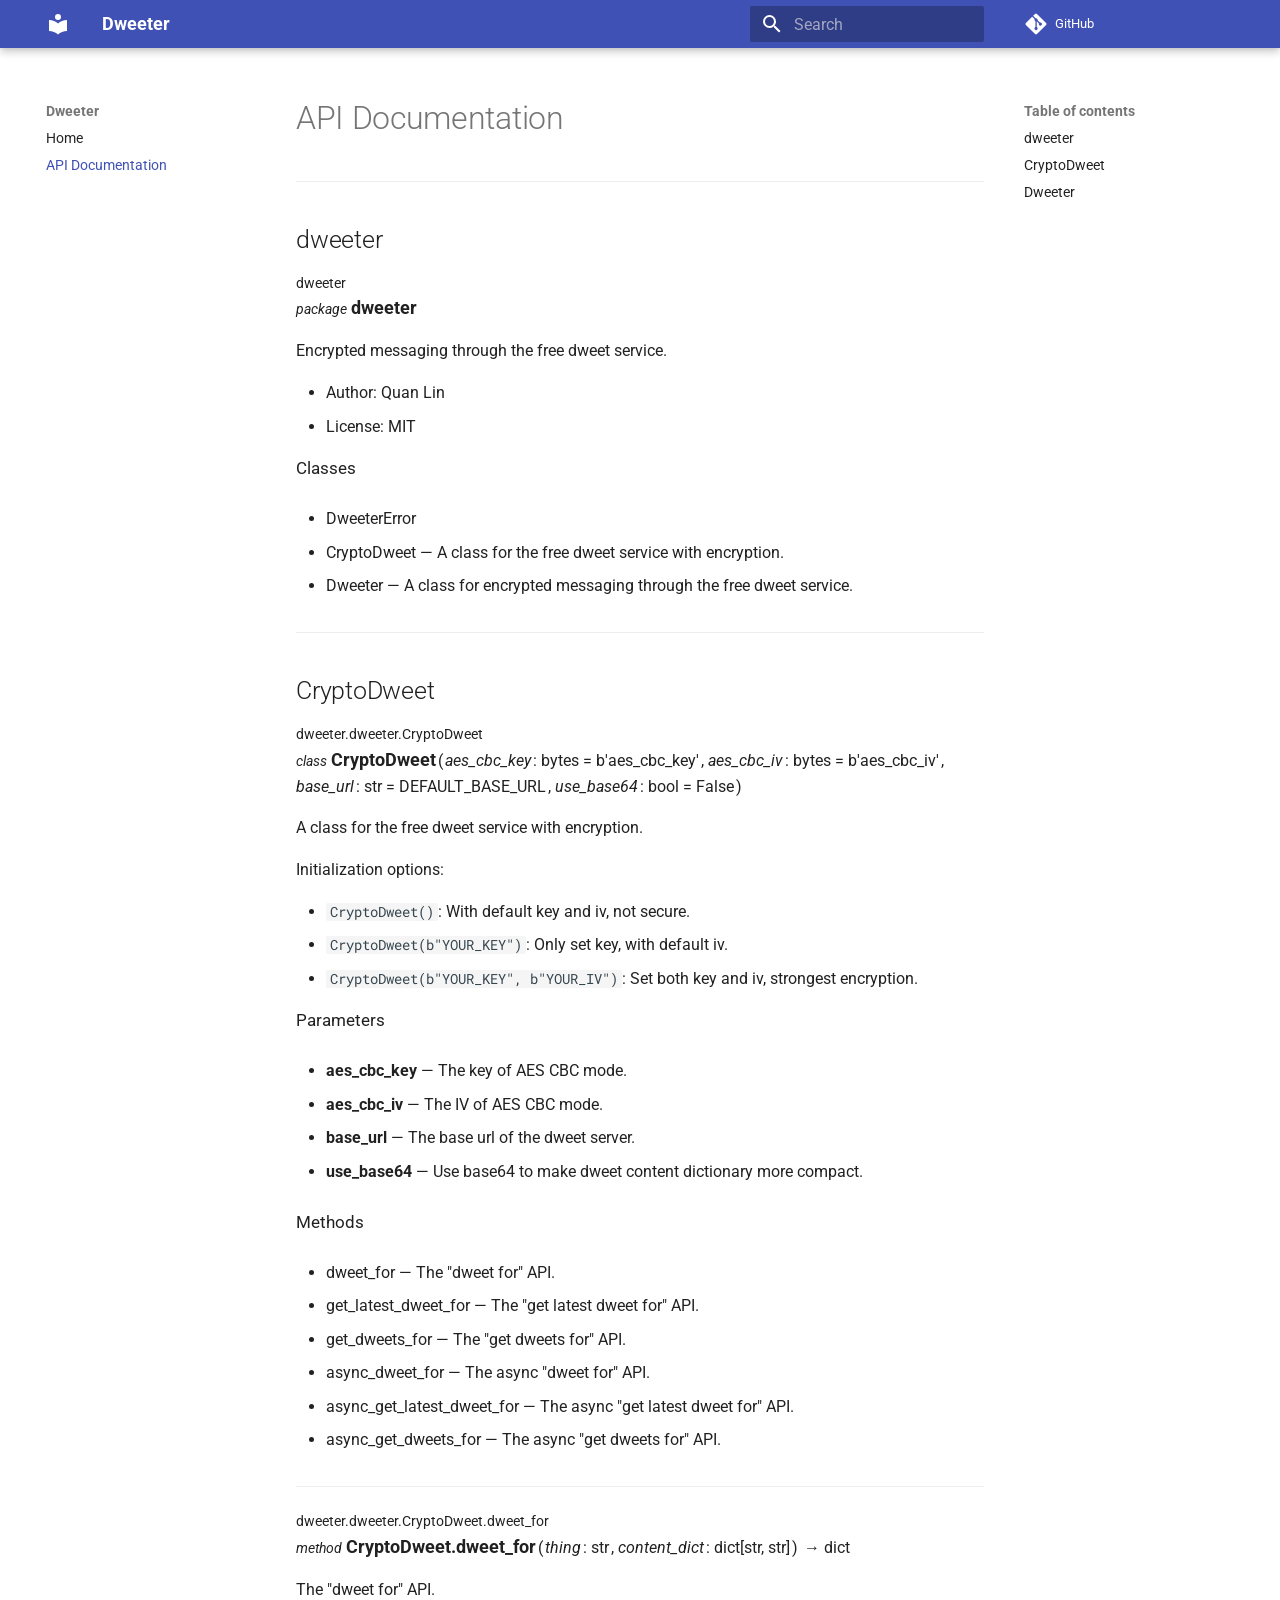
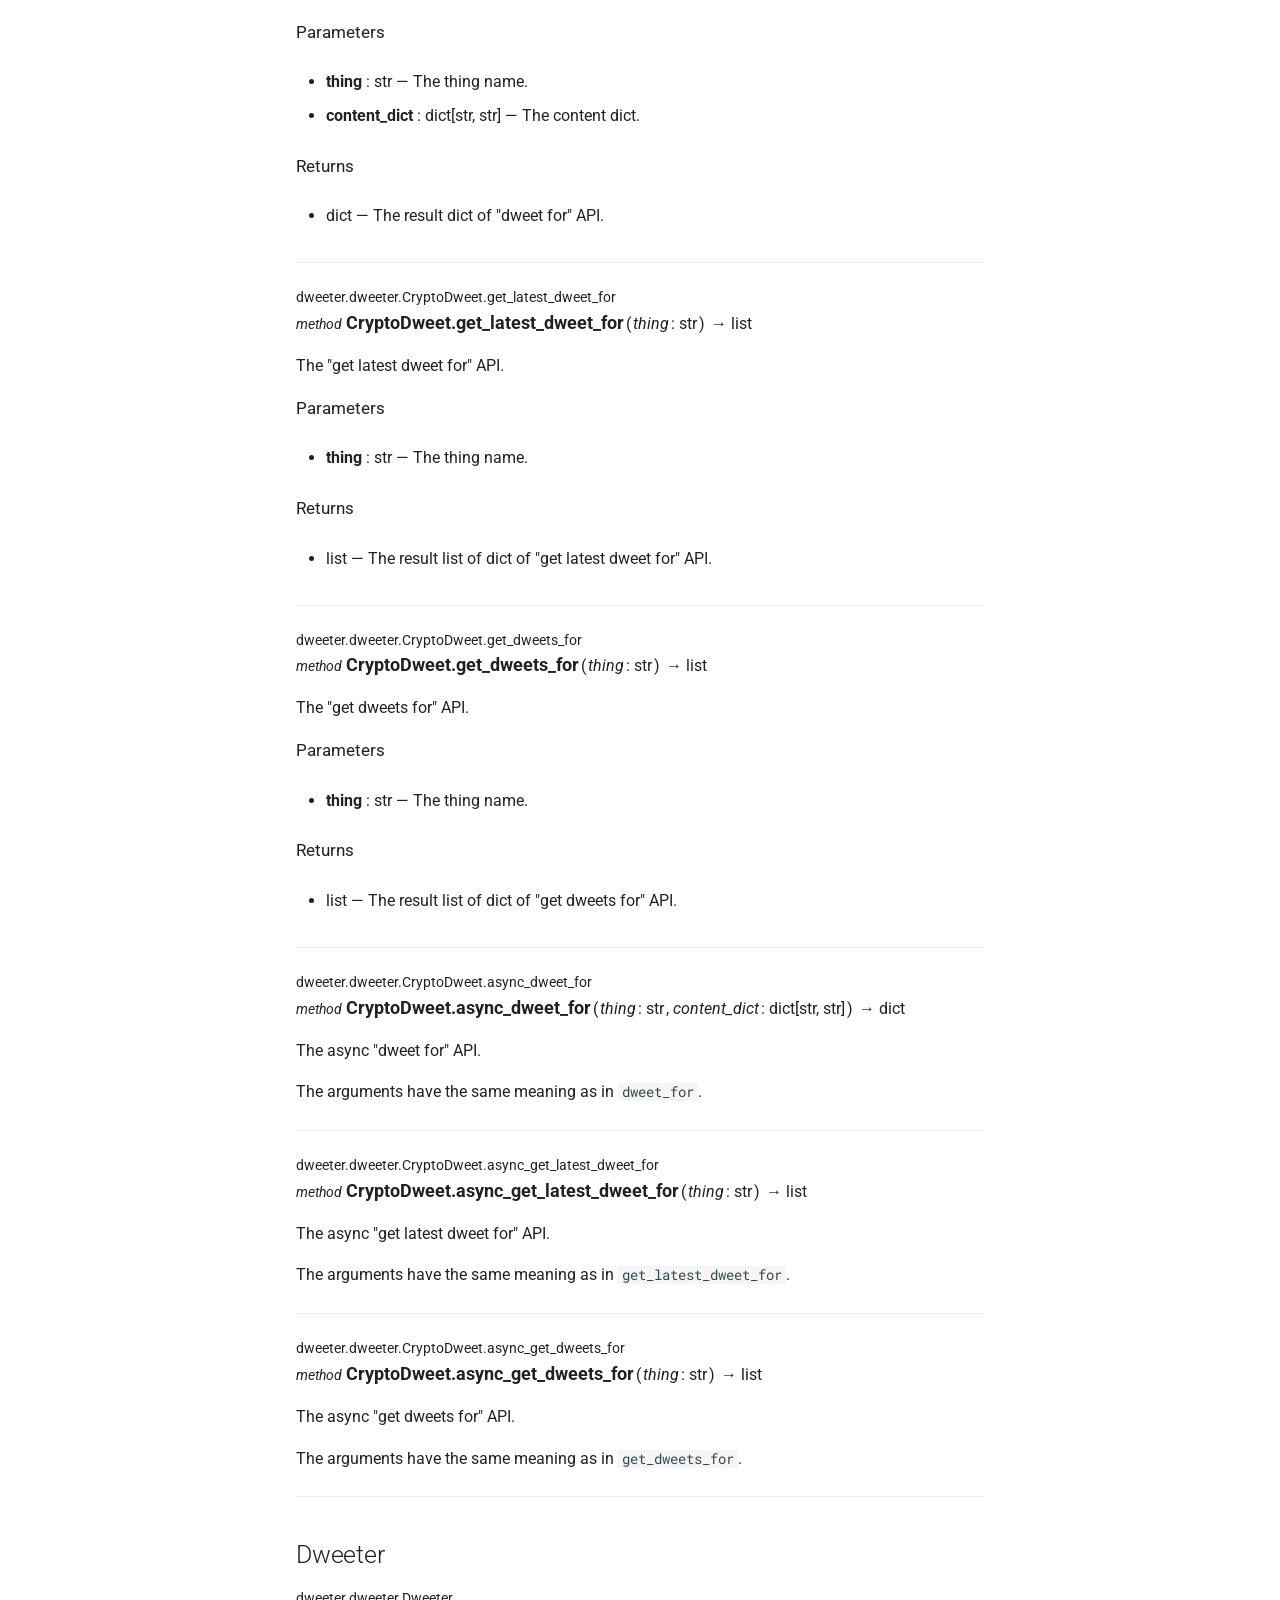
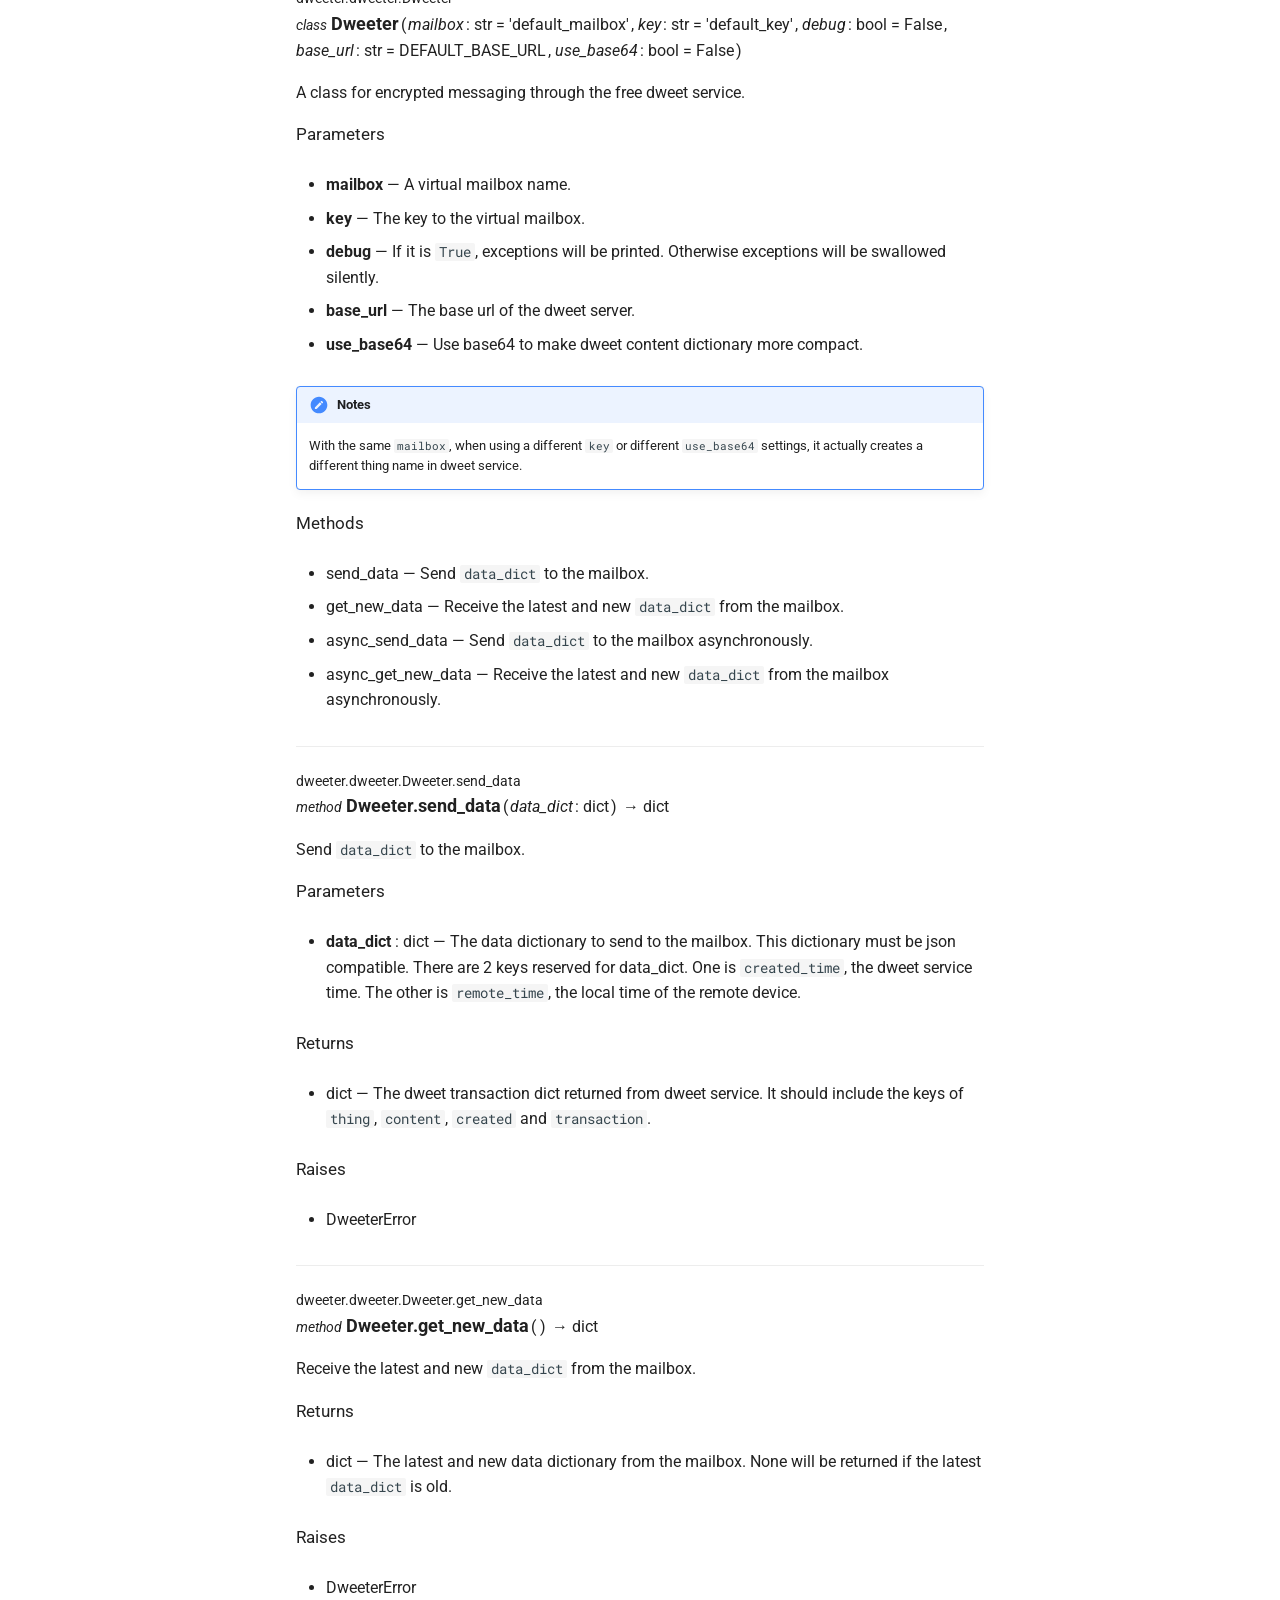
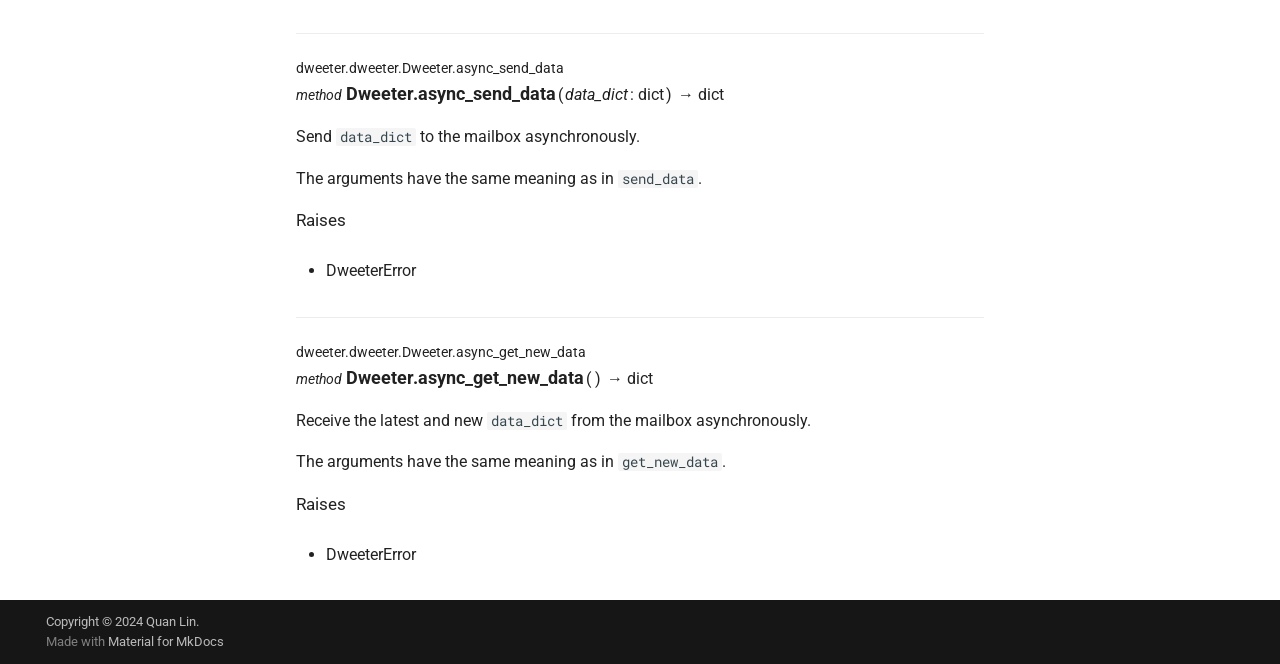
<file: docs/api/index.html>
<!doctype html>
<html lang="en" class="no-js">
  <head>
    
      <meta charset="utf-8">
      <meta name="viewport" content="width=device-width,initial-scale=1">
      
        <meta name="description" content="Encrypted messaging through the free dweet service.">
      
      
        <meta name="author" content="Quan Lin">
      
      
      
        <link rel="prev" href="..">
      
      
      
      <link rel="icon" href="../assets/images/favicon.png">
      <meta name="generator" content="mkdocs-1.6.0, mkdocs-material-9.5.28">
    
    
      
        <title>API Documentation - Dweeter</title>
      
    
    
      <link rel="stylesheet" href="../assets/stylesheets/main.6543a935.min.css">
      
      


    
    
      
    
    
      
        
        
        <link rel="preconnect" href="https://fonts.gstatic.com" crossorigin>
        <link rel="stylesheet" href="https://fonts.googleapis.com/css?family=Roboto:300,300i,400,400i,700,700i%7CRoboto+Mono:400,400i,700,700i&display=fallback">
        <style>:root{--md-text-font:"Roboto";--md-code-font:"Roboto Mono"}</style>
      
    
    
      <link rel="stylesheet" href="../mkapi-common.css">
    
      <link rel="stylesheet" href="../mkapi-material.css">
    
    <script>__md_scope=new URL("..",location),__md_hash=e=>[...e].reduce((e,_)=>(e<<5)-e+_.charCodeAt(0),0),__md_get=(e,_=localStorage,t=__md_scope)=>JSON.parse(_.getItem(t.pathname+"."+e)),__md_set=(e,_,t=localStorage,a=__md_scope)=>{try{t.setItem(a.pathname+"."+e,JSON.stringify(_))}catch(e){}}</script>
    
      

    
    
    
  </head>
  
  
    <body dir="ltr">
  
    
    <input class="md-toggle" data-md-toggle="drawer" type="checkbox" id="__drawer" autocomplete="off">
    <input class="md-toggle" data-md-toggle="search" type="checkbox" id="__search" autocomplete="off">
    <label class="md-overlay" for="__drawer"></label>
    <div data-md-component="skip">
      
        
        <a href="#api-documentation" class="md-skip">
          Skip to content
        </a>
      
    </div>
    <div data-md-component="announce">
      
    </div>
    
    
      

  

<header class="md-header md-header--shadow" data-md-component="header">
  <nav class="md-header__inner md-grid" aria-label="Header">
    <a href=".." title="Dweeter" class="md-header__button md-logo" aria-label="Dweeter" data-md-component="logo">
      
  
  <svg xmlns="http://www.w3.org/2000/svg" viewBox="0 0 24 24"><path d="M12 8a3 3 0 0 0 3-3 3 3 0 0 0-3-3 3 3 0 0 0-3 3 3 3 0 0 0 3 3m0 3.54C9.64 9.35 6.5 8 3 8v11c3.5 0 6.64 1.35 9 3.54 2.36-2.19 5.5-3.54 9-3.54V8c-3.5 0-6.64 1.35-9 3.54Z"/></svg>

    </a>
    <label class="md-header__button md-icon" for="__drawer">
      
      <svg xmlns="http://www.w3.org/2000/svg" viewBox="0 0 24 24"><path d="M3 6h18v2H3V6m0 5h18v2H3v-2m0 5h18v2H3v-2Z"/></svg>
    </label>
    <div class="md-header__title" data-md-component="header-title">
      <div class="md-header__ellipsis">
        <div class="md-header__topic">
          <span class="md-ellipsis">
            Dweeter
          </span>
        </div>
        <div class="md-header__topic" data-md-component="header-topic">
          <span class="md-ellipsis">
            
              API Documentation
            
          </span>
        </div>
      </div>
    </div>
    
    
      <script>var media,input,key,value,palette=__md_get("__palette");if(palette&&palette.color){"(prefers-color-scheme)"===palette.color.media&&(media=matchMedia("(prefers-color-scheme: light)"),input=document.querySelector(media.matches?"[data-md-color-media='(prefers-color-scheme: light)']":"[data-md-color-media='(prefers-color-scheme: dark)']"),palette.color.media=input.getAttribute("data-md-color-media"),palette.color.scheme=input.getAttribute("data-md-color-scheme"),palette.color.primary=input.getAttribute("data-md-color-primary"),palette.color.accent=input.getAttribute("data-md-color-accent"));for([key,value]of Object.entries(palette.color))document.body.setAttribute("data-md-color-"+key,value)}</script>
    
    
    
      <label class="md-header__button md-icon" for="__search">
        
        <svg xmlns="http://www.w3.org/2000/svg" viewBox="0 0 24 24"><path d="M9.5 3A6.5 6.5 0 0 1 16 9.5c0 1.61-.59 3.09-1.56 4.23l.27.27h.79l5 5-1.5 1.5-5-5v-.79l-.27-.27A6.516 6.516 0 0 1 9.5 16 6.5 6.5 0 0 1 3 9.5 6.5 6.5 0 0 1 9.5 3m0 2C7 5 5 7 5 9.5S7 14 9.5 14 14 12 14 9.5 12 5 9.5 5Z"/></svg>
      </label>
      <div class="md-search" data-md-component="search" role="dialog">
  <label class="md-search__overlay" for="__search"></label>
  <div class="md-search__inner" role="search">
    <form class="md-search__form" name="search">
      <input type="text" class="md-search__input" name="query" aria-label="Search" placeholder="Search" autocapitalize="off" autocorrect="off" autocomplete="off" spellcheck="false" data-md-component="search-query" required>
      <label class="md-search__icon md-icon" for="__search">
        
        <svg xmlns="http://www.w3.org/2000/svg" viewBox="0 0 24 24"><path d="M9.5 3A6.5 6.5 0 0 1 16 9.5c0 1.61-.59 3.09-1.56 4.23l.27.27h.79l5 5-1.5 1.5-5-5v-.79l-.27-.27A6.516 6.516 0 0 1 9.5 16 6.5 6.5 0 0 1 3 9.5 6.5 6.5 0 0 1 9.5 3m0 2C7 5 5 7 5 9.5S7 14 9.5 14 14 12 14 9.5 12 5 9.5 5Z"/></svg>
        
        <svg xmlns="http://www.w3.org/2000/svg" viewBox="0 0 24 24"><path d="M20 11v2H8l5.5 5.5-1.42 1.42L4.16 12l7.92-7.92L13.5 5.5 8 11h12Z"/></svg>
      </label>
      <nav class="md-search__options" aria-label="Search">
        
        <button type="reset" class="md-search__icon md-icon" title="Clear" aria-label="Clear" tabindex="-1">
          
          <svg xmlns="http://www.w3.org/2000/svg" viewBox="0 0 24 24"><path d="M19 6.41 17.59 5 12 10.59 6.41 5 5 6.41 10.59 12 5 17.59 6.41 19 12 13.41 17.59 19 19 17.59 13.41 12 19 6.41Z"/></svg>
        </button>
      </nav>
      
    </form>
    <div class="md-search__output">
      <div class="md-search__scrollwrap" tabindex="0" data-md-scrollfix>
        <div class="md-search-result" data-md-component="search-result">
          <div class="md-search-result__meta">
            Initializing search
          </div>
          <ol class="md-search-result__list" role="presentation"></ol>
        </div>
      </div>
    </div>
  </div>
</div>
    
    
      <div class="md-header__source">
        <a href="https://github.com/jacklinquan/dweeter" title="Go to repository" class="md-source" data-md-component="source">
  <div class="md-source__icon md-icon">
    
    <svg xmlns="http://www.w3.org/2000/svg" viewBox="0 0 448 512"><!--! Font Awesome Free 6.5.2 by @fontawesome - https://fontawesome.com License - https://fontawesome.com/license/free (Icons: CC BY 4.0, Fonts: SIL OFL 1.1, Code: MIT License) Copyright 2024 Fonticons, Inc.--><path d="M439.55 236.05 244 40.45a28.87 28.87 0 0 0-40.81 0l-40.66 40.63 51.52 51.52c27.06-9.14 52.68 16.77 43.39 43.68l49.66 49.66c34.23-11.8 61.18 31 35.47 56.69-26.49 26.49-70.21-2.87-56-37.34L240.22 199v121.85c25.3 12.54 22.26 41.85 9.08 55a34.34 34.34 0 0 1-48.55 0c-17.57-17.6-11.07-46.91 11.25-56v-123c-20.8-8.51-24.6-30.74-18.64-45L142.57 101 8.45 235.14a28.86 28.86 0 0 0 0 40.81l195.61 195.6a28.86 28.86 0 0 0 40.8 0l194.69-194.69a28.86 28.86 0 0 0 0-40.81z"/></svg>
  </div>
  <div class="md-source__repository">
    GitHub
  </div>
</a>
      </div>
    
  </nav>
  
</header>
    
    <div class="md-container" data-md-component="container">
      
      
        
          
        
      
      <main class="md-main" data-md-component="main">
        <div class="md-main__inner md-grid">
          
            
              
              <div class="md-sidebar md-sidebar--primary" data-md-component="sidebar" data-md-type="navigation" >
                <div class="md-sidebar__scrollwrap">
                  <div class="md-sidebar__inner">
                    



<nav class="md-nav md-nav--primary" aria-label="Navigation" data-md-level="0">
  <label class="md-nav__title" for="__drawer">
    <a href=".." title="Dweeter" class="md-nav__button md-logo" aria-label="Dweeter" data-md-component="logo">
      
  
  <svg xmlns="http://www.w3.org/2000/svg" viewBox="0 0 24 24"><path d="M12 8a3 3 0 0 0 3-3 3 3 0 0 0-3-3 3 3 0 0 0-3 3 3 3 0 0 0 3 3m0 3.54C9.64 9.35 6.5 8 3 8v11c3.5 0 6.64 1.35 9 3.54 2.36-2.19 5.5-3.54 9-3.54V8c-3.5 0-6.64 1.35-9 3.54Z"/></svg>

    </a>
    Dweeter
  </label>
  
    <div class="md-nav__source">
      <a href="https://github.com/jacklinquan/dweeter" title="Go to repository" class="md-source" data-md-component="source">
  <div class="md-source__icon md-icon">
    
    <svg xmlns="http://www.w3.org/2000/svg" viewBox="0 0 448 512"><!--! Font Awesome Free 6.5.2 by @fontawesome - https://fontawesome.com License - https://fontawesome.com/license/free (Icons: CC BY 4.0, Fonts: SIL OFL 1.1, Code: MIT License) Copyright 2024 Fonticons, Inc.--><path d="M439.55 236.05 244 40.45a28.87 28.87 0 0 0-40.81 0l-40.66 40.63 51.52 51.52c27.06-9.14 52.68 16.77 43.39 43.68l49.66 49.66c34.23-11.8 61.18 31 35.47 56.69-26.49 26.49-70.21-2.87-56-37.34L240.22 199v121.85c25.3 12.54 22.26 41.85 9.08 55a34.34 34.34 0 0 1-48.55 0c-17.57-17.6-11.07-46.91 11.25-56v-123c-20.8-8.51-24.6-30.74-18.64-45L142.57 101 8.45 235.14a28.86 28.86 0 0 0 0 40.81l195.61 195.6a28.86 28.86 0 0 0 40.8 0l194.69-194.69a28.86 28.86 0 0 0 0-40.81z"/></svg>
  </div>
  <div class="md-source__repository">
    GitHub
  </div>
</a>
    </div>
  
  <ul class="md-nav__list" data-md-scrollfix>
    
      
      
  
  
  
  
    <li class="md-nav__item">
      <a href=".." class="md-nav__link">
        
  
  <span class="md-ellipsis">
    Home
  </span>
  

      </a>
    </li>
  

    
      
      
  
  
    
  
  
  
    <li class="md-nav__item md-nav__item--active">
      
      <input class="md-nav__toggle md-toggle" type="checkbox" id="__toc">
      
      
        
      
      
        <label class="md-nav__link md-nav__link--active" for="__toc">
          
  
  <span class="md-ellipsis">
    API Documentation
  </span>
  

          <span class="md-nav__icon md-icon"></span>
        </label>
      
      <a href="./" class="md-nav__link md-nav__link--active">
        
  
  <span class="md-ellipsis">
    API Documentation
  </span>
  

      </a>
      
        

<nav class="md-nav md-nav--secondary" aria-label="Table of contents">
  
  
  
    
  
  
    <label class="md-nav__title" for="__toc">
      <span class="md-nav__icon md-icon"></span>
      Table of contents
    </label>
    <ul class="md-nav__list" data-md-component="toc" data-md-scrollfix>
      
        <li class="md-nav__item">
  <a href="#dweeter_1" class="md-nav__link">
    <span class="md-ellipsis">
      dweeter
    </span>
  </a>
  
</li>
      
        <li class="md-nav__item">
  <a href="#cryptodweet" class="md-nav__link">
    <span class="md-ellipsis">
      CryptoDweet
    </span>
  </a>
  
</li>
      
        <li class="md-nav__item">
  <a href="#dweeter_2" class="md-nav__link">
    <span class="md-ellipsis">
      Dweeter
    </span>
  </a>
  
</li>
      
    </ul>
  
</nav>
      
    </li>
  

    
  </ul>
</nav>
                  </div>
                </div>
              </div>
            
            
              
              <div class="md-sidebar md-sidebar--secondary" data-md-component="sidebar" data-md-type="toc" >
                <div class="md-sidebar__scrollwrap">
                  <div class="md-sidebar__inner">
                    

<nav class="md-nav md-nav--secondary" aria-label="Table of contents">
  
  
  
    
  
  
    <label class="md-nav__title" for="__toc">
      <span class="md-nav__icon md-icon"></span>
      Table of contents
    </label>
    <ul class="md-nav__list" data-md-component="toc" data-md-scrollfix>
      
        <li class="md-nav__item">
  <a href="#dweeter_1" class="md-nav__link">
    <span class="md-ellipsis">
      dweeter
    </span>
  </a>
  
</li>
      
        <li class="md-nav__item">
  <a href="#cryptodweet" class="md-nav__link">
    <span class="md-ellipsis">
      CryptoDweet
    </span>
  </a>
  
</li>
      
        <li class="md-nav__item">
  <a href="#dweeter_2" class="md-nav__link">
    <span class="md-ellipsis">
      Dweeter
    </span>
  </a>
  
</li>
      
    </ul>
  
</nav>
                  </div>
                </div>
              </div>
            
          
          
            <div class="md-content" data-md-component="content">
              <article class="md-content__inner md-typeset">
                
                  


<h1 id="api-documentation">API Documentation</h1>
<hr />
<h2 id="dweeter_1">dweeter</h2>
<div class="mkapi-content">
<p class="mkapi-heading" id="dweeter">
<span class="mkapi-heading-name">dweeter</span>
<span class="mkapi-source-link"></span>
</p>
<p class="mkapi-object">
  <span class="mkapi-object-kind">package</span>
  <span class="mkapi-object-name"><span class="mkapi-name">dweeter</span></span></p>
<p>Encrypted messaging through the free dweet service.</p>
<ul>
<li>Author: Quan Lin</li>
<li>License: MIT</li>
</ul>
<p class="mkapi-section"><span class="mkapi-section-name">Classes</span></p>
<ul>
<li>
<p><span class="mkapi-item-type"><span class="mkapi-tooltip" title="dweeter.dweeter.DweeterError">DweeterError</span></span>
  </p>
</li>
<li>
<p><span class="mkapi-item-type"><span class="mkapi-tooltip" title="dweeter.dweeter.CryptoDweet">CryptoDweet</span></span> &mdash;
A class for the free dweet service with encryption.
  </p>
</li>
<li>
<p><span class="mkapi-item-type"><span class="mkapi-tooltip" title="dweeter.dweeter.Dweeter">Dweeter</span></span> &mdash;
A class for encrypted messaging through the free dweet service.
  </p>
</li>
</ul>
</div>
<hr />
<h2 id="cryptodweet">CryptoDweet</h2>
<div class="mkapi-content">
<p class="mkapi-heading" id="dweeter.dweeter.CryptoDweet">
<span class="mkapi-heading-name"><span class="mkapi-tooltip" title="dweeter">dweeter</span>.<span class="mkapi-tooltip" title="dweeter.dweeter">dweeter</span>.CryptoDweet</span>
<span class="mkapi-source-link"></span>
</p>
<p class="mkapi-object">
  <span class="mkapi-object-kind">class</span>
  <span class="mkapi-object-name"><span class="mkapi-name">CryptoDweet</span></span><span class="mkapi-signature"><span class="mkapi-paren">(</span><span class="mkapi-arg">aes_cbc_key</span><span class="mkapi-colon">: </span><span class="mkapi-ann">bytes</span><span class="mkapi-equal"> = </span><span class="mkapi-default">b'aes_cbc_key'</span><span class="mkapi-comma">, </span><span class="mkapi-arg">aes_cbc_iv</span><span class="mkapi-colon">: </span><span class="mkapi-ann">bytes</span><span class="mkapi-equal"> = </span><span class="mkapi-default">b'aes_cbc_iv'</span><span class="mkapi-comma">, </span><span class="mkapi-arg">base_url</span><span class="mkapi-colon">: </span><span class="mkapi-ann">str</span><span class="mkapi-equal"> = </span><span class="mkapi-default">DEFAULT_BASE_URL</span><span class="mkapi-comma">, </span><span class="mkapi-arg">use_base64</span><span class="mkapi-colon">: </span><span class="mkapi-ann">bool</span><span class="mkapi-equal"> = </span><span class="mkapi-default">False</span><span class="mkapi-paren">)</span></span></p>
<p>A class for the free dweet service with encryption.</p>
<p>Initialization options:</p>
<ul>
<li><code>CryptoDweet()</code>: With default key and iv, not secure.</li>
<li><code>CryptoDweet(b"YOUR_KEY")</code>: Only set key, with default iv.</li>
<li><code>CryptoDweet(b"YOUR_KEY", b"YOUR_IV")</code>: Set both key and iv, strongest encryption.</li>
</ul>
<p class="mkapi-section"><span class="mkapi-section-name">Parameters</span></p>
<ul>
<li>
<p><span class="mkapi-item-name">aes_cbc_key</span>
   &mdash;
The key of AES CBC mode.
  </p>
</li>
<li>
<p><span class="mkapi-item-name">aes_cbc_iv</span>
   &mdash;
The IV of AES CBC mode.
  </p>
</li>
<li>
<p><span class="mkapi-item-name">base_url</span>
   &mdash;
The base url of the dweet server.
  </p>
</li>
<li>
<p><span class="mkapi-item-name">use_base64</span>
   &mdash;
Use base64 to make dweet content dictionary more compact.
  </p>
</li>
</ul>
<p class="mkapi-section"><span class="mkapi-section-name">Methods</span></p>
<ul>
<li>
<p><span class="mkapi-item-type"><span class="mkapi-tooltip" title="dweeter.dweeter.CryptoDweet.dweet_for">dweet_for</span></span> &mdash;
The "dweet for" API.
  </p>
</li>
<li>
<p><span class="mkapi-item-type"><span class="mkapi-tooltip" title="dweeter.dweeter.CryptoDweet.get_latest_dweet_for">get_latest_dweet_for</span></span> &mdash;
The "get latest dweet for" API.
  </p>
</li>
<li>
<p><span class="mkapi-item-type"><span class="mkapi-tooltip" title="dweeter.dweeter.CryptoDweet.get_dweets_for">get_dweets_for</span></span> &mdash;
The "get dweets for" API.
  </p>
</li>
<li>
<p><span class="mkapi-item-type"><span class="mkapi-tooltip" title="dweeter.dweeter.CryptoDweet.async_dweet_for">async_dweet_for</span></span> &mdash;
The async "dweet for" API.
  </p>
</li>
<li>
<p><span class="mkapi-item-type"><span class="mkapi-tooltip" title="dweeter.dweeter.CryptoDweet.async_get_latest_dweet_for">async_get_latest_dweet_for</span></span> &mdash;
The async "get latest dweet for" API.
  </p>
</li>
<li>
<p><span class="mkapi-item-type"><span class="mkapi-tooltip" title="dweeter.dweeter.CryptoDweet.async_get_dweets_for">async_get_dweets_for</span></span> &mdash;
The async "get dweets for" API.
  </p>
</li>
</ul>
</div>
<hr />
<div class="mkapi-content">
<p class="mkapi-heading" id="dweeter.dweeter.CryptoDweet.dweet_for">
<span class="mkapi-heading-name"><span class="mkapi-tooltip" title="dweeter">dweeter</span>.<span class="mkapi-tooltip" title="dweeter.dweeter">dweeter</span>.<span class="mkapi-tooltip" title="dweeter.dweeter.CryptoDweet">CryptoDweet</span>.dweet_for</span>
<span class="mkapi-source-link"></span>
</p>
<p class="mkapi-object">
  <span class="mkapi-object-kind">method</span>
  <span class="mkapi-object-name"><span class="mkapi-prefix">CryptoDweet</span><span class="mkapi-dot">.</span><span class="mkapi-name">dweet_for</span></span><span class="mkapi-signature"><span class="mkapi-paren">(</span><span class="mkapi-arg">thing</span><span class="mkapi-colon">: </span><span class="mkapi-ann">str</span><span class="mkapi-comma">, </span><span class="mkapi-arg">content_dict</span><span class="mkapi-colon">: </span><span class="mkapi-ann">dict[str, str]</span><span class="mkapi-paren">)</span><span class="mkapi-arrow"> → </span><span class="mkapi-return">dict</span></span></p>
<p>The "dweet for" API.</p>
<p class="mkapi-section"><span class="mkapi-section-name">Parameters</span></p>
<ul>
<li>
<p><span class="mkapi-item-name">thing</span> : 
  <span class="mkapi-item-type">str</span> &mdash;
The thing name.
  </p>
</li>
<li>
<p><span class="mkapi-item-name">content_dict</span> : 
  <span class="mkapi-item-type">dict[str, str]</span> &mdash;
The content dict.
  </p>
</li>
</ul>
<p class="mkapi-section"><span class="mkapi-section-name">Returns</span></p>
<ul>
<li>
<p><span class="mkapi-item-type">dict</span> &mdash;
The result dict of "dweet for" API.
  </p>
</li>
</ul>
</div>
<hr />
<div class="mkapi-content">
<p class="mkapi-heading" id="dweeter.dweeter.CryptoDweet.get_latest_dweet_for">
<span class="mkapi-heading-name"><span class="mkapi-tooltip" title="dweeter">dweeter</span>.<span class="mkapi-tooltip" title="dweeter.dweeter">dweeter</span>.<span class="mkapi-tooltip" title="dweeter.dweeter.CryptoDweet">CryptoDweet</span>.get_latest_dweet_for</span>
<span class="mkapi-source-link"></span>
</p>
<p class="mkapi-object">
  <span class="mkapi-object-kind">method</span>
  <span class="mkapi-object-name"><span class="mkapi-prefix">CryptoDweet</span><span class="mkapi-dot">.</span><span class="mkapi-name">get_latest_dweet_for</span></span><span class="mkapi-signature"><span class="mkapi-paren">(</span><span class="mkapi-arg">thing</span><span class="mkapi-colon">: </span><span class="mkapi-ann">str</span><span class="mkapi-paren">)</span><span class="mkapi-arrow"> → </span><span class="mkapi-return">list</span></span></p>
<p>The "get latest dweet for" API.</p>
<p class="mkapi-section"><span class="mkapi-section-name">Parameters</span></p>
<ul>
<li>
<p><span class="mkapi-item-name">thing</span> : 
  <span class="mkapi-item-type">str</span> &mdash;
The thing name.
  </p>
</li>
</ul>
<p class="mkapi-section"><span class="mkapi-section-name">Returns</span></p>
<ul>
<li>
<p><span class="mkapi-item-type">list</span> &mdash;
The result list of dict of "get latest dweet for" API.
  </p>
</li>
</ul>
</div>
<hr />
<div class="mkapi-content">
<p class="mkapi-heading" id="dweeter.dweeter.CryptoDweet.get_dweets_for">
<span class="mkapi-heading-name"><span class="mkapi-tooltip" title="dweeter">dweeter</span>.<span class="mkapi-tooltip" title="dweeter.dweeter">dweeter</span>.<span class="mkapi-tooltip" title="dweeter.dweeter.CryptoDweet">CryptoDweet</span>.get_dweets_for</span>
<span class="mkapi-source-link"></span>
</p>
<p class="mkapi-object">
  <span class="mkapi-object-kind">method</span>
  <span class="mkapi-object-name"><span class="mkapi-prefix">CryptoDweet</span><span class="mkapi-dot">.</span><span class="mkapi-name">get_dweets_for</span></span><span class="mkapi-signature"><span class="mkapi-paren">(</span><span class="mkapi-arg">thing</span><span class="mkapi-colon">: </span><span class="mkapi-ann">str</span><span class="mkapi-paren">)</span><span class="mkapi-arrow"> → </span><span class="mkapi-return">list</span></span></p>
<p>The "get dweets for" API.</p>
<p class="mkapi-section"><span class="mkapi-section-name">Parameters</span></p>
<ul>
<li>
<p><span class="mkapi-item-name">thing</span> : 
  <span class="mkapi-item-type">str</span> &mdash;
The thing name.
  </p>
</li>
</ul>
<p class="mkapi-section"><span class="mkapi-section-name">Returns</span></p>
<ul>
<li>
<p><span class="mkapi-item-type">list</span> &mdash;
The result list of dict of "get dweets for" API.
  </p>
</li>
</ul>
</div>
<hr />
<div class="mkapi-content">
<p class="mkapi-heading" id="dweeter.dweeter.CryptoDweet.async_dweet_for">
<span class="mkapi-heading-name"><span class="mkapi-tooltip" title="dweeter">dweeter</span>.<span class="mkapi-tooltip" title="dweeter.dweeter">dweeter</span>.<span class="mkapi-tooltip" title="dweeter.dweeter.CryptoDweet">CryptoDweet</span>.async_dweet_for</span>
<span class="mkapi-source-link"></span>
</p>
<p class="mkapi-object">
  <span class="mkapi-object-kind">method</span>
  <span class="mkapi-object-name"><span class="mkapi-prefix">CryptoDweet</span><span class="mkapi-dot">.</span><span class="mkapi-name">async_dweet_for</span></span><span class="mkapi-signature"><span class="mkapi-paren">(</span><span class="mkapi-arg">thing</span><span class="mkapi-colon">: </span><span class="mkapi-ann">str</span><span class="mkapi-comma">, </span><span class="mkapi-arg">content_dict</span><span class="mkapi-colon">: </span><span class="mkapi-ann">dict[str, str]</span><span class="mkapi-paren">)</span><span class="mkapi-arrow"> → </span><span class="mkapi-return">dict</span></span></p>
<p>The async "dweet for" API.</p>
<p>The arguments have the same meaning as in <code>dweet_for</code>.</p>
</div>
<hr />
<div class="mkapi-content">
<p class="mkapi-heading" id="dweeter.dweeter.CryptoDweet.async_get_latest_dweet_for">
<span class="mkapi-heading-name"><span class="mkapi-tooltip" title="dweeter">dweeter</span>.<span class="mkapi-tooltip" title="dweeter.dweeter">dweeter</span>.<span class="mkapi-tooltip" title="dweeter.dweeter.CryptoDweet">CryptoDweet</span>.async_get_latest_dweet_for</span>
<span class="mkapi-source-link"></span>
</p>
<p class="mkapi-object">
  <span class="mkapi-object-kind">method</span>
  <span class="mkapi-object-name"><span class="mkapi-prefix">CryptoDweet</span><span class="mkapi-dot">.</span><span class="mkapi-name">async_get_latest_dweet_for</span></span><span class="mkapi-signature"><span class="mkapi-paren">(</span><span class="mkapi-arg">thing</span><span class="mkapi-colon">: </span><span class="mkapi-ann">str</span><span class="mkapi-paren">)</span><span class="mkapi-arrow"> → </span><span class="mkapi-return">list</span></span></p>
<p>The async "get latest dweet for" API.</p>
<p>The arguments have the same meaning as in <code>get_latest_dweet_for</code>.</p>
</div>
<hr />
<div class="mkapi-content">
<p class="mkapi-heading" id="dweeter.dweeter.CryptoDweet.async_get_dweets_for">
<span class="mkapi-heading-name"><span class="mkapi-tooltip" title="dweeter">dweeter</span>.<span class="mkapi-tooltip" title="dweeter.dweeter">dweeter</span>.<span class="mkapi-tooltip" title="dweeter.dweeter.CryptoDweet">CryptoDweet</span>.async_get_dweets_for</span>
<span class="mkapi-source-link"></span>
</p>
<p class="mkapi-object">
  <span class="mkapi-object-kind">method</span>
  <span class="mkapi-object-name"><span class="mkapi-prefix">CryptoDweet</span><span class="mkapi-dot">.</span><span class="mkapi-name">async_get_dweets_for</span></span><span class="mkapi-signature"><span class="mkapi-paren">(</span><span class="mkapi-arg">thing</span><span class="mkapi-colon">: </span><span class="mkapi-ann">str</span><span class="mkapi-paren">)</span><span class="mkapi-arrow"> → </span><span class="mkapi-return">list</span></span></p>
<p>The async "get dweets for" API.</p>
<p>The arguments have the same meaning as in <code>get_dweets_for</code>.</p>
</div>
<hr />
<h2 id="dweeter_2">Dweeter</h2>
<div class="mkapi-content">
<p class="mkapi-heading" id="dweeter.dweeter.Dweeter">
<span class="mkapi-heading-name"><span class="mkapi-tooltip" title="dweeter">dweeter</span>.<span class="mkapi-tooltip" title="dweeter.dweeter">dweeter</span>.Dweeter</span>
<span class="mkapi-source-link"></span>
</p>
<p class="mkapi-object">
  <span class="mkapi-object-kind">class</span>
  <span class="mkapi-object-name"><span class="mkapi-name">Dweeter</span></span><span class="mkapi-signature"><span class="mkapi-paren">(</span><span class="mkapi-arg">mailbox</span><span class="mkapi-colon">: </span><span class="mkapi-ann">str</span><span class="mkapi-equal"> = </span><span class="mkapi-default">'default_mailbox'</span><span class="mkapi-comma">, </span><span class="mkapi-arg">key</span><span class="mkapi-colon">: </span><span class="mkapi-ann">str</span><span class="mkapi-equal"> = </span><span class="mkapi-default">'default_key'</span><span class="mkapi-comma">, </span><span class="mkapi-arg">debug</span><span class="mkapi-colon">: </span><span class="mkapi-ann">bool</span><span class="mkapi-equal"> = </span><span class="mkapi-default">False</span><span class="mkapi-comma">, </span><span class="mkapi-arg">base_url</span><span class="mkapi-colon">: </span><span class="mkapi-ann">str</span><span class="mkapi-equal"> = </span><span class="mkapi-default">DEFAULT_BASE_URL</span><span class="mkapi-comma">, </span><span class="mkapi-arg">use_base64</span><span class="mkapi-colon">: </span><span class="mkapi-ann">bool</span><span class="mkapi-equal"> = </span><span class="mkapi-default">False</span><span class="mkapi-paren">)</span></span></p>
<p>A class for encrypted messaging through the free dweet service.</p>
<p class="mkapi-section"><span class="mkapi-section-name">Parameters</span></p>
<ul>
<li>
<p><span class="mkapi-item-name">mailbox</span>
   &mdash;
A virtual mailbox name.
  </p>
</li>
<li>
<p><span class="mkapi-item-name">key</span>
   &mdash;
The key to the virtual mailbox.
  </p>
</li>
<li>
<p><span class="mkapi-item-name">debug</span>
   &mdash;
If it is <code>True</code>, exceptions will be printed.
Otherwise exceptions will be swallowed silently.
  </p>
</li>
<li>
<p><span class="mkapi-item-name">base_url</span>
   &mdash;
The base url of the dweet server.
  </p>
</li>
<li>
<p><span class="mkapi-item-name">use_base64</span>
   &mdash;
Use base64 to make dweet content dictionary more compact.
  </p>
</li>
</ul>
<div class="admonition note">
<p class="admonition-title">Notes</p>
<p>With the same <code>mailbox</code>,
when using a different <code>key</code> or different <code>use_base64</code> settings,
it actually creates a different thing name in dweet service.</p>
</div>
<p class="mkapi-section"><span class="mkapi-section-name">Methods</span></p>
<ul>
<li>
<p><span class="mkapi-item-type"><span class="mkapi-tooltip" title="dweeter.dweeter.Dweeter.send_data">send_data</span></span> &mdash;
Send <code>data_dict</code> to the mailbox.
  </p>
</li>
<li>
<p><span class="mkapi-item-type"><span class="mkapi-tooltip" title="dweeter.dweeter.Dweeter.get_new_data">get_new_data</span></span> &mdash;
Receive the latest and new <code>data_dict</code> from the mailbox.
  </p>
</li>
<li>
<p><span class="mkapi-item-type"><span class="mkapi-tooltip" title="dweeter.dweeter.Dweeter.async_send_data">async_send_data</span></span> &mdash;
Send <code>data_dict</code> to the mailbox asynchronously.
  </p>
</li>
<li>
<p><span class="mkapi-item-type"><span class="mkapi-tooltip" title="dweeter.dweeter.Dweeter.async_get_new_data">async_get_new_data</span></span> &mdash;
Receive the latest and new <code>data_dict</code> from the mailbox asynchronously.
  </p>
</li>
</ul>
</div>
<hr />
<div class="mkapi-content">
<p class="mkapi-heading" id="dweeter.dweeter.Dweeter.send_data">
<span class="mkapi-heading-name"><span class="mkapi-tooltip" title="dweeter">dweeter</span>.<span class="mkapi-tooltip" title="dweeter.dweeter">dweeter</span>.<span class="mkapi-tooltip" title="dweeter.dweeter.Dweeter">Dweeter</span>.send_data</span>
<span class="mkapi-source-link"></span>
</p>
<p class="mkapi-object">
  <span class="mkapi-object-kind">method</span>
  <span class="mkapi-object-name"><span class="mkapi-prefix">Dweeter</span><span class="mkapi-dot">.</span><span class="mkapi-name">send_data</span></span><span class="mkapi-signature"><span class="mkapi-paren">(</span><span class="mkapi-arg">data_dict</span><span class="mkapi-colon">: </span><span class="mkapi-ann">dict</span><span class="mkapi-paren">)</span><span class="mkapi-arrow"> → </span><span class="mkapi-return">dict</span></span></p>
<p>Send <code>data_dict</code> to the mailbox.</p>
<p class="mkapi-section"><span class="mkapi-section-name">Parameters</span></p>
<ul>
<li>
<p><span class="mkapi-item-name">data_dict</span> : 
  <span class="mkapi-item-type">dict</span> &mdash;
The data dictionary to send to the mailbox.
This dictionary must be json compatible.
There are 2 keys reserved for data_dict.
One is <code>created_time</code>, the dweet service time.
The other is <code>remote_time</code>, the local time of the remote device.
  </p>
</li>
</ul>
<p class="mkapi-section"><span class="mkapi-section-name">Returns</span></p>
<ul>
<li>
<p><span class="mkapi-item-type">dict</span> &mdash;
The dweet transaction dict returned from dweet service.
It should include the keys of <code>thing</code>, <code>content</code>, <code>created</code>
and <code>transaction</code>.
  </p>
</li>
</ul>
<p class="mkapi-section"><span class="mkapi-section-name">Raises</span></p>
<ul>
<li>
<p><span class="mkapi-item-type"><span class="mkapi-tooltip" title="dweeter.dweeter.DweeterError">DweeterError</span></span>
  </p>
</li>
</ul>
</div>
<hr />
<div class="mkapi-content">
<p class="mkapi-heading" id="dweeter.dweeter.Dweeter.get_new_data">
<span class="mkapi-heading-name"><span class="mkapi-tooltip" title="dweeter">dweeter</span>.<span class="mkapi-tooltip" title="dweeter.dweeter">dweeter</span>.<span class="mkapi-tooltip" title="dweeter.dweeter.Dweeter">Dweeter</span>.get_new_data</span>
<span class="mkapi-source-link"></span>
</p>
<p class="mkapi-object">
  <span class="mkapi-object-kind">method</span>
  <span class="mkapi-object-name"><span class="mkapi-prefix">Dweeter</span><span class="mkapi-dot">.</span><span class="mkapi-name">get_new_data</span></span><span class="mkapi-signature"><span class="mkapi-paren">(</span><span class="mkapi-paren">)</span><span class="mkapi-arrow"> → </span><span class="mkapi-return">dict</span></span></p>
<p>Receive the latest and new <code>data_dict</code> from the mailbox.</p>
<p class="mkapi-section"><span class="mkapi-section-name">Returns</span></p>
<ul>
<li>
<p><span class="mkapi-item-type">dict</span> &mdash;
The latest and new data dictionary from the mailbox.
None will be returned if the latest <code>data_dict</code> is old.
  </p>
</li>
</ul>
<p class="mkapi-section"><span class="mkapi-section-name">Raises</span></p>
<ul>
<li>
<p><span class="mkapi-item-type"><span class="mkapi-tooltip" title="dweeter.dweeter.DweeterError">DweeterError</span></span>
  </p>
</li>
</ul>
</div>
<hr />
<div class="mkapi-content">
<p class="mkapi-heading" id="dweeter.dweeter.Dweeter.async_send_data">
<span class="mkapi-heading-name"><span class="mkapi-tooltip" title="dweeter">dweeter</span>.<span class="mkapi-tooltip" title="dweeter.dweeter">dweeter</span>.<span class="mkapi-tooltip" title="dweeter.dweeter.Dweeter">Dweeter</span>.async_send_data</span>
<span class="mkapi-source-link"></span>
</p>
<p class="mkapi-object">
  <span class="mkapi-object-kind">method</span>
  <span class="mkapi-object-name"><span class="mkapi-prefix">Dweeter</span><span class="mkapi-dot">.</span><span class="mkapi-name">async_send_data</span></span><span class="mkapi-signature"><span class="mkapi-paren">(</span><span class="mkapi-arg">data_dict</span><span class="mkapi-colon">: </span><span class="mkapi-ann">dict</span><span class="mkapi-paren">)</span><span class="mkapi-arrow"> → </span><span class="mkapi-return">dict</span></span></p>
<p>Send <code>data_dict</code> to the mailbox asynchronously.</p>
<p>The arguments have the same meaning as in <code>send_data</code>.</p>
<p class="mkapi-section"><span class="mkapi-section-name">Raises</span></p>
<ul>
<li>
<p><span class="mkapi-item-type"><span class="mkapi-tooltip" title="dweeter.dweeter.DweeterError">DweeterError</span></span>
  </p>
</li>
</ul>
</div>
<hr />
<div class="mkapi-content">
<p class="mkapi-heading" id="dweeter.dweeter.Dweeter.async_get_new_data">
<span class="mkapi-heading-name"><span class="mkapi-tooltip" title="dweeter">dweeter</span>.<span class="mkapi-tooltip" title="dweeter.dweeter">dweeter</span>.<span class="mkapi-tooltip" title="dweeter.dweeter.Dweeter">Dweeter</span>.async_get_new_data</span>
<span class="mkapi-source-link"></span>
</p>
<p class="mkapi-object">
  <span class="mkapi-object-kind">method</span>
  <span class="mkapi-object-name"><span class="mkapi-prefix">Dweeter</span><span class="mkapi-dot">.</span><span class="mkapi-name">async_get_new_data</span></span><span class="mkapi-signature"><span class="mkapi-paren">(</span><span class="mkapi-paren">)</span><span class="mkapi-arrow"> → </span><span class="mkapi-return">dict</span></span></p>
<p>Receive the latest and new <code>data_dict</code> from the mailbox asynchronously.</p>
<p>The arguments have the same meaning as in <code>get_new_data</code>.</p>
<p class="mkapi-section"><span class="mkapi-section-name">Raises</span></p>
<ul>
<li>
<p><span class="mkapi-item-type"><span class="mkapi-tooltip" title="dweeter.dweeter.DweeterError">DweeterError</span></span>
  </p>
</li>
</ul>
</div>












                
              </article>
            </div>
          
          
<script>var target=document.getElementById(location.hash.slice(1));target&&target.name&&(target.checked=target.name.startsWith("__tabbed_"))</script>
        </div>
        
      </main>
      
        <footer class="md-footer">
  
  <div class="md-footer-meta md-typeset">
    <div class="md-footer-meta__inner md-grid">
      <div class="md-copyright">
  
    <div class="md-copyright__highlight">
      Copyright &copy; 2024 <a href="https://github.com/jacklinquan">Quan Lin</a>.
    </div>
  
  
    Made with
    <a href="https://squidfunk.github.io/mkdocs-material/" target="_blank" rel="noopener">
      Material for MkDocs
    </a>
  
</div>
      
    </div>
  </div>
</footer>
      
    </div>
    <div class="md-dialog" data-md-component="dialog">
      <div class="md-dialog__inner md-typeset"></div>
    </div>
    
    
    <script id="__config" type="application/json">{"base": "..", "features": [], "search": "../assets/javascripts/workers/search.b8dbb3d2.min.js", "translations": {"clipboard.copied": "Copied to clipboard", "clipboard.copy": "Copy to clipboard", "search.result.more.one": "1 more on this page", "search.result.more.other": "# more on this page", "search.result.none": "No matching documents", "search.result.one": "1 matching document", "search.result.other": "# matching documents", "search.result.placeholder": "Type to start searching", "search.result.term.missing": "Missing", "select.version": "Select version"}}</script>
    
    
      <script src="../assets/javascripts/bundle.fe8b6f2b.min.js"></script>
      
    
  </body>
</html>
</file>
<file: docs/mkapi-common.css>
h1.mkapi-heading,
h2.mkapi-heading,
h3.mkapi-heading,
h4.mkapi-heading,
h5.mkapi-heading,
p.mkapi-heading {
  font-size: 85%;
  font-weight: normal;
  text-align-last: justify;
  margin-bottom: 0px;
}
.mkapi-heading-name {
  color: var(--mkapi-heading-name-color);
}
.mkapi-heading-name a {
  color: unset;
}
p.mkapi-object {
  margin-block-start: 0px;
  margin-block-end: 0px;
  border-top: 2px solid var(--mkapi-object-border-color);
}
.mkapi-object-kind {
  color: var(--mkapi-object-kind-color);
  font-size: 90%;
  font-style: italic;
}
.mkapi-object-name {
  color: var(--mkapi-object-name-color);
  font-family: var(--mkapi-object-name-font-family);
  font-weight: bold;
  font-size: 1.1em;
}
.mkapi-prefix {
  color: var(--mkapi-prefix-color);
}
.mkapi-dot {
  color: var(--mkapi-punctuation-color);
}
.mkapi-arg {
  color: var(--mkapi-arg-color);
  font-style: italic;
}
.mkapi-default, .mkapi-star {
  color: var(--mkapi-variable-color);
}
.mkapi-paren {
  color: var(--mkapi-punctuation-color);
  margin-left: 2px;
  margin-right: 2px;
}
.mkapi-star, .mkapi-slash {
  color: var(--mkapi-punctuation-color);
  margin-left: 0px;
  margin-right: 2px;
}
.mkapi-comma, .mkapi-colon {
  color: var(--mkapi-punctuation-color);
  margin-left: 2px;
  margin-right: 0px;
}
.mkapi-equal, .mkapi-arrow {
  color: var(--mkapi-punctuation-color);
  margin-left: 0px;
  margin-right: 0px;
}
p.mkapi-object-bases {
  color: var(--mkapi-object-bases-color);
  font-size: 85%;
  margin-block-start: 0px;
}
.mkapi-section-name {
  color: var(--mkapi-section-name-color);
  border-bottom: thin solid var(--mkapi-section-border-color);
  font-size: 1.05em;
}
.mkapi-item-name {
  color: var(--mkapi-item-name-color);
  font-weight: bold;
}
.mkapi-item-type, .mkapi-object-type, .mkapi-ann, .mkapi-return {
  color: var(--mkapi-type-color);
}
.mkapi-example-input pre {
  margin-bottom: 0px;
}
.mkapi-example-output pre {
  margin-top: 0px;
}
.mkapi-example-input code {
  font-size: 85%;
  background-color: var(--mkapi-example-bg-color);
}
.mkapi-example-output code {
  font-size: 85%;
  border: solid var(--mkapi-example-bg-color);
  background-color: transparent;
}
.mkapi-source code {
  font-size: 85%;
}
.mkapi-docs-link {
  font-family: var(--mkapi-docs-link-font-family);
  display: block;
  float: right;
}
</file>
<file: docs/mkapi-material.css>
[data-md-color-scheme="default"],
[data-md-color-scheme="slate"] {
  --mkapi-heading-name-color: var(--md-default-fg-color--lighter);
  --mkapi-object-border-color: var(--md-default-fg-color--light);
  --mkapi-object-kind-color: var(--md-default-fg-color--light);
  --mkapi-object-name-color: var(--md-code-hl-name-color);
  --mkapi-object-name-font-family: var(--md-code-font-family);
  --mkapi-prefix-color: var(--md-code-hl-name-color);
  --mkapi-arg-color: var(--md-code-hl-name-color);
  --mkapi-punctuation-color: var(--md-code-hl-punctuation-color);
  --mkapi-variable-color: var(--md-code-hl-variable-color);
  --mkapi-object-bases-color: var(--md-default-fg-color--light);
  --mkapi-section-name-color: var(--md-default-fg-color);
  --mkapi-section-border-color: var(--md-default-fg-color--light);
  --mkapi-type-color: var(--md-code-hl-variable-color);
  --mkapi-item-name-color: var(--md-default-fg-color);
  --mkapi-example-bg-color: var(--md-code-bg-color);
  --mkapi-docs-link-font-family: var(--md-text-font-family);
}

.md-typeset .admonition.deprecated,
.md-typeset details.deprecated {
  border-color: #ff5252;
}
.md-typeset .deprecated > .admonition-title,
.md-typeset .deprecated > summary {
  background-color: #ff52521a;
}
.md-typeset .deprecated > .admonition-title::before,
.md-typeset .deprecated > summary::before {
  background-color: #ff5252;
  -webkit-mask-image: var(--md-admonition-icon--info);
          mask-image: var(--md-admonition-icon--info);
}
</file>
<file: docs/assets/stylesheets/main.6543a935.min.css>
@charset "UTF-8";html{-webkit-text-size-adjust:none;-moz-text-size-adjust:none;text-size-adjust:none;box-sizing:border-box}*,:after,:before{box-sizing:inherit}@media (prefers-reduced-motion){*,:after,:before{transition:none!important}}body{margin:0}a,button,input,label{-webkit-tap-highlight-color:transparent}a{color:inherit;text-decoration:none}hr{border:0;box-sizing:initial;display:block;height:.05rem;overflow:visible;padding:0}small{font-size:80%}sub,sup{line-height:1em}img{border-style:none}table{border-collapse:initial;border-spacing:0}td,th{font-weight:400;vertical-align:top}button{background:#0000;border:0;font-family:inherit;font-size:inherit;margin:0;padding:0}input{border:0;outline:none}:root{--md-primary-fg-color:#4051b5;--md-primary-fg-color--light:#5d6cc0;--md-primary-fg-color--dark:#303fa1;--md-primary-bg-color:#fff;--md-primary-bg-color--light:#ffffffb3;--md-accent-fg-color:#526cfe;--md-accent-fg-color--transparent:#526cfe1a;--md-accent-bg-color:#fff;--md-accent-bg-color--light:#ffffffb3}[data-md-color-scheme=default]{color-scheme:light}[data-md-color-scheme=default] img[src$="#gh-dark-mode-only"],[data-md-color-scheme=default] img[src$="#only-dark"]{display:none}:root,[data-md-color-scheme=default]{--md-hue:225deg;--md-default-fg-color:#000000de;--md-default-fg-color--light:#0000008a;--md-default-fg-color--lighter:#00000052;--md-default-fg-color--lightest:#00000012;--md-default-bg-color:#fff;--md-default-bg-color--light:#ffffffb3;--md-default-bg-color--lighter:#ffffff4d;--md-default-bg-color--lightest:#ffffff1f;--md-code-fg-color:#36464e;--md-code-bg-color:#f5f5f5;--md-code-hl-color:#4287ff;--md-code-hl-color--light:#4287ff1a;--md-code-hl-number-color:#d52a2a;--md-code-hl-special-color:#db1457;--md-code-hl-function-color:#a846b9;--md-code-hl-constant-color:#6e59d9;--md-code-hl-keyword-color:#3f6ec6;--md-code-hl-string-color:#1c7d4d;--md-code-hl-name-color:var(--md-code-fg-color);--md-code-hl-operator-color:var(--md-default-fg-color--light);--md-code-hl-punctuation-color:var(--md-default-fg-color--light);--md-code-hl-comment-color:var(--md-default-fg-color--light);--md-code-hl-generic-color:var(--md-default-fg-color--light);--md-code-hl-variable-color:var(--md-default-fg-color--light);--md-typeset-color:var(--md-default-fg-color);--md-typeset-a-color:var(--md-primary-fg-color);--md-typeset-del-color:#f5503d26;--md-typeset-ins-color:#0bd57026;--md-typeset-kbd-color:#fafafa;--md-typeset-kbd-accent-color:#fff;--md-typeset-kbd-border-color:#b8b8b8;--md-typeset-mark-color:#ffff0080;--md-typeset-table-color:#0000001f;--md-typeset-table-color--light:rgba(0,0,0,.035);--md-admonition-fg-color:var(--md-default-fg-color);--md-admonition-bg-color:var(--md-default-bg-color);--md-warning-fg-color:#000000de;--md-warning-bg-color:#ff9;--md-footer-fg-color:#fff;--md-footer-fg-color--light:#ffffffb3;--md-footer-fg-color--lighter:#ffffff73;--md-footer-bg-color:#000000de;--md-footer-bg-color--dark:#00000052;--md-shadow-z1:0 0.2rem 0.5rem #0000000d,0 0 0.05rem #0000001a;--md-shadow-z2:0 0.2rem 0.5rem #0000001a,0 0 0.05rem #00000040;--md-shadow-z3:0 0.2rem 0.5rem #0003,0 0 0.05rem #00000059}.md-icon svg{fill:currentcolor;display:block;height:1.2rem;width:1.2rem}body{-webkit-font-smoothing:antialiased;-moz-osx-font-smoothing:grayscale;--md-text-font-family:var(--md-text-font,_),-apple-system,BlinkMacSystemFont,Helvetica,Arial,sans-serif;--md-code-font-family:var(--md-code-font,_),SFMono-Regular,Consolas,Menlo,monospace}aside,body,input{font-feature-settings:"kern","liga";color:var(--md-typeset-color);font-family:var(--md-text-font-family)}code,kbd,pre{font-feature-settings:"kern";font-family:var(--md-code-font-family)}:root{--md-typeset-table-sort-icon:url('data:image/svg+xml;charset=utf-8,<svg xmlns="http://www.w3.org/2000/svg" viewBox="0 0 24 24"><path d="m18 21-4-4h3V7h-3l4-4 4 4h-3v10h3M2 19v-2h10v2M2 13v-2h7v2M2 7V5h4v2H2Z"/></svg>');--md-typeset-table-sort-icon--asc:url('data:image/svg+xml;charset=utf-8,<svg xmlns="http://www.w3.org/2000/svg" viewBox="0 0 24 24"><path d="M19 17h3l-4 4-4-4h3V3h2M2 17h10v2H2M6 5v2H2V5m0 6h7v2H2v-2Z"/></svg>');--md-typeset-table-sort-icon--desc:url('data:image/svg+xml;charset=utf-8,<svg xmlns="http://www.w3.org/2000/svg" viewBox="0 0 24 24"><path d="M19 7h3l-4-4-4 4h3v14h2M2 17h10v2H2M6 5v2H2V5m0 6h7v2H2v-2Z"/></svg>')}.md-typeset{-webkit-print-color-adjust:exact;color-adjust:exact;font-size:.8rem;line-height:1.6}@media print{.md-typeset{font-size:.68rem}}.md-typeset blockquote,.md-typeset dl,.md-typeset figure,.md-typeset ol,.md-typeset pre,.md-typeset ul{margin-bottom:1em;margin-top:1em}.md-typeset h1{color:var(--md-default-fg-color--light);font-size:2em;line-height:1.3;margin:0 0 1.25em}.md-typeset h1,.md-typeset h2{font-weight:300;letter-spacing:-.01em}.md-typeset h2{font-size:1.5625em;line-height:1.4;margin:1.6em 0 .64em}.md-typeset h3{font-size:1.25em;font-weight:400;letter-spacing:-.01em;line-height:1.5;margin:1.6em 0 .8em}.md-typeset h2+h3{margin-top:.8em}.md-typeset h4{font-weight:700;letter-spacing:-.01em;margin:1em 0}.md-typeset h5,.md-typeset h6{color:var(--md-default-fg-color--light);font-size:.8em;font-weight:700;letter-spacing:-.01em;margin:1.25em 0}.md-typeset h5{text-transform:uppercase}.md-typeset hr{border-bottom:.05rem solid var(--md-default-fg-color--lightest);display:flow-root;margin:1.5em 0}.md-typeset a{color:var(--md-typeset-a-color);word-break:break-word}.md-typeset a,.md-typeset a:before{transition:color 125ms}.md-typeset a:focus,.md-typeset a:hover{color:var(--md-accent-fg-color)}.md-typeset a:focus code,.md-typeset a:hover code{background-color:var(--md-accent-fg-color--transparent)}.md-typeset a code{color:currentcolor;transition:background-color 125ms}.md-typeset a.focus-visible{outline-color:var(--md-accent-fg-color);outline-offset:.2rem}.md-typeset code,.md-typeset kbd,.md-typeset pre{color:var(--md-code-fg-color);direction:ltr;font-variant-ligatures:none}@media print{.md-typeset code,.md-typeset kbd,.md-typeset pre{white-space:pre-wrap}}.md-typeset code{background-color:var(--md-code-bg-color);border-radius:.1rem;-webkit-box-decoration-break:clone;box-decoration-break:clone;font-size:.85em;padding:0 .2941176471em;word-break:break-word}.md-typeset code:not(.focus-visible){-webkit-tap-highlight-color:transparent;outline:none}.md-typeset pre{display:flow-root;line-height:1.4;position:relative}.md-typeset pre>code{-webkit-box-decoration-break:slice;box-decoration-break:slice;box-shadow:none;display:block;margin:0;outline-color:var(--md-accent-fg-color);overflow:auto;padding:.7720588235em 1.1764705882em;scrollbar-color:var(--md-default-fg-color--lighter) #0000;scrollbar-width:thin;touch-action:auto;word-break:normal}.md-typeset pre>code:hover{scrollbar-color:var(--md-accent-fg-color) #0000}.md-typeset pre>code::-webkit-scrollbar{height:.2rem;width:.2rem}.md-typeset pre>code::-webkit-scrollbar-thumb{background-color:var(--md-default-fg-color--lighter)}.md-typeset pre>code::-webkit-scrollbar-thumb:hover{background-color:var(--md-accent-fg-color)}.md-typeset kbd{background-color:var(--md-typeset-kbd-color);border-radius:.1rem;box-shadow:0 .1rem 0 .05rem var(--md-typeset-kbd-border-color),0 .1rem 0 var(--md-typeset-kbd-border-color),0 -.1rem .2rem var(--md-typeset-kbd-accent-color) inset;color:var(--md-default-fg-color);display:inline-block;font-size:.75em;padding:0 .6666666667em;vertical-align:text-top;word-break:break-word}.md-typeset mark{background-color:var(--md-typeset-mark-color);-webkit-box-decoration-break:clone;box-decoration-break:clone;color:inherit;word-break:break-word}.md-typeset abbr{border-bottom:.05rem dotted var(--md-default-fg-color--light);cursor:help;text-decoration:none}.md-typeset small{opacity:.75}[dir=ltr] .md-typeset sub,[dir=ltr] .md-typeset sup{margin-left:.078125em}[dir=rtl] .md-typeset sub,[dir=rtl] .md-typeset sup{margin-right:.078125em}[dir=ltr] .md-typeset blockquote{padding-left:.6rem}[dir=rtl] .md-typeset blockquote{padding-right:.6rem}[dir=ltr] .md-typeset blockquote{border-left:.2rem solid var(--md-default-fg-color--lighter)}[dir=rtl] .md-typeset blockquote{border-right:.2rem solid var(--md-default-fg-color--lighter)}.md-typeset blockquote{color:var(--md-default-fg-color--light);margin-left:0;margin-right:0}.md-typeset ul{list-style-type:disc}[dir=ltr] .md-typeset ol,[dir=ltr] .md-typeset ul{margin-left:.625em}[dir=rtl] .md-typeset ol,[dir=rtl] .md-typeset ul{margin-right:.625em}.md-typeset ol,.md-typeset ul{padding:0}.md-typeset ol:not([hidden]),.md-typeset ul:not([hidden]){display:flow-root}.md-typeset ol ol,.md-typeset ul ol{list-style-type:lower-alpha}.md-typeset ol ol ol,.md-typeset ul ol ol{list-style-type:lower-roman}[dir=ltr] .md-typeset ol li,[dir=ltr] .md-typeset ul li{margin-left:1.25em}[dir=rtl] .md-typeset ol li,[dir=rtl] .md-typeset ul li{margin-right:1.25em}.md-typeset ol li,.md-typeset ul li{margin-bottom:.5em}.md-typeset ol li blockquote,.md-typeset ol li p,.md-typeset ul li blockquote,.md-typeset ul li p{margin:.5em 0}.md-typeset ol li:last-child,.md-typeset ul li:last-child{margin-bottom:0}[dir=ltr] .md-typeset ol li ol,[dir=ltr] .md-typeset ol li ul,[dir=ltr] .md-typeset ul li ol,[dir=ltr] .md-typeset ul li ul{margin-left:.625em}[dir=rtl] .md-typeset ol li ol,[dir=rtl] .md-typeset ol li ul,[dir=rtl] .md-typeset ul li ol,[dir=rtl] .md-typeset ul li ul{margin-right:.625em}.md-typeset ol li ol,.md-typeset ol li ul,.md-typeset ul li ol,.md-typeset ul li ul{margin-bottom:.5em;margin-top:.5em}[dir=ltr] .md-typeset dd{margin-left:1.875em}[dir=rtl] .md-typeset dd{margin-right:1.875em}.md-typeset dd{margin-bottom:1.5em;margin-top:1em}.md-typeset img,.md-typeset svg,.md-typeset video{height:auto;max-width:100%}.md-typeset img[align=left]{margin:1em 1em 1em 0}.md-typeset img[align=right]{margin:1em 0 1em 1em}.md-typeset img[align]:only-child{margin-top:0}.md-typeset figure{display:flow-root;margin:1em auto;max-width:100%;text-align:center;width:-moz-fit-content;width:fit-content}.md-typeset figure img{display:block;margin:0 auto}.md-typeset figcaption{font-style:italic;margin:1em auto;max-width:24rem}.md-typeset iframe{max-width:100%}.md-typeset table:not([class]){background-color:var(--md-default-bg-color);border:.05rem solid var(--md-typeset-table-color);border-radius:.1rem;display:inline-block;font-size:.64rem;max-width:100%;overflow:auto;touch-action:auto}@media print{.md-typeset table:not([class]){display:table}}.md-typeset table:not([class])+*{margin-top:1.5em}.md-typeset table:not([class]) td>:first-child,.md-typeset table:not([class]) th>:first-child{margin-top:0}.md-typeset table:not([class]) td>:last-child,.md-typeset table:not([class]) th>:last-child{margin-bottom:0}.md-typeset table:not([class]) td:not([align]),.md-typeset table:not([class]) th:not([align]){text-align:left}[dir=rtl] .md-typeset table:not([class]) td:not([align]),[dir=rtl] .md-typeset table:not([class]) th:not([align]){text-align:right}.md-typeset table:not([class]) th{font-weight:700;min-width:5rem;padding:.9375em 1.25em;vertical-align:top}.md-typeset table:not([class]) td{border-top:.05rem solid var(--md-typeset-table-color);padding:.9375em 1.25em;vertical-align:top}.md-typeset table:not([class]) tbody tr{transition:background-color 125ms}.md-typeset table:not([class]) tbody tr:hover{background-color:var(--md-typeset-table-color--light);box-shadow:0 .05rem 0 var(--md-default-bg-color) inset}.md-typeset table:not([class]) a{word-break:normal}.md-typeset table th[role=columnheader]{cursor:pointer}[dir=ltr] .md-typeset table th[role=columnheader]:after{margin-left:.5em}[dir=rtl] .md-typeset table th[role=columnheader]:after{margin-right:.5em}.md-typeset table th[role=columnheader]:after{content:"";display:inline-block;height:1.2em;-webkit-mask-image:var(--md-typeset-table-sort-icon);mask-image:var(--md-typeset-table-sort-icon);-webkit-mask-repeat:no-repeat;mask-repeat:no-repeat;-webkit-mask-size:contain;mask-size:contain;transition:background-color 125ms;vertical-align:text-bottom;width:1.2em}.md-typeset table th[role=columnheader]:hover:after{background-color:var(--md-default-fg-color--lighter)}.md-typeset table th[role=columnheader][aria-sort=ascending]:after{background-color:var(--md-default-fg-color--light);-webkit-mask-image:var(--md-typeset-table-sort-icon--asc);mask-image:var(--md-typeset-table-sort-icon--asc)}.md-typeset table th[role=columnheader][aria-sort=descending]:after{background-color:var(--md-default-fg-color--light);-webkit-mask-image:var(--md-typeset-table-sort-icon--desc);mask-image:var(--md-typeset-table-sort-icon--desc)}.md-typeset__scrollwrap{margin:1em -.8rem;overflow-x:auto;touch-action:auto}.md-typeset__table{display:inline-block;margin-bottom:.5em;padding:0 .8rem}@media print{.md-typeset__table{display:block}}html .md-typeset__table table{display:table;margin:0;overflow:hidden;width:100%}@media screen and (max-width:44.984375em){.md-content__inner>pre{margin:1em -.8rem}.md-content__inner>pre code{border-radius:0}}.md-typeset .md-author{border-radius:100%;display:block;flex-shrink:0;height:1.6rem;overflow:hidden;position:relative;transition:color 125ms,transform 125ms;width:1.6rem}.md-typeset .md-author img{display:block}.md-typeset .md-author--more{background:var(--md-default-fg-color--lightest);color:var(--md-default-fg-color--lighter);font-size:.6rem;font-weight:700;line-height:1.6rem;text-align:center}.md-typeset .md-author--long{height:2.4rem;width:2.4rem}.md-typeset a.md-author{transform:scale(1)}.md-typeset a.md-author img{border-radius:100%;filter:grayscale(100%) opacity(75%);transition:filter 125ms}.md-typeset a.md-author:focus,.md-typeset a.md-author:hover{transform:scale(1.1);z-index:1}.md-typeset a.md-author:focus img,.md-typeset a.md-author:hover img{filter:grayscale(0)}.md-banner{background-color:var(--md-footer-bg-color);color:var(--md-footer-fg-color);overflow:auto}@media print{.md-banner{display:none}}.md-banner--warning{background-color:var(--md-warning-bg-color);color:var(--md-warning-fg-color)}.md-banner__inner{font-size:.7rem;margin:.6rem auto;padding:0 .8rem}[dir=ltr] .md-banner__button{float:right}[dir=rtl] .md-banner__button{float:left}.md-banner__button{color:inherit;cursor:pointer;transition:opacity .25s}.no-js .md-banner__button{display:none}.md-banner__button:hover{opacity:.7}html{font-size:125%;height:100%;overflow-x:hidden}@media screen and (min-width:100em){html{font-size:137.5%}}@media screen and (min-width:125em){html{font-size:150%}}body{background-color:var(--md-default-bg-color);display:flex;flex-direction:column;font-size:.5rem;min-height:100%;position:relative;width:100%}@media print{body{display:block}}@media screen and (max-width:59.984375em){body[data-md-scrolllock]{position:fixed}}.md-grid{margin-left:auto;margin-right:auto;max-width:61rem}.md-container{display:flex;flex-direction:column;flex-grow:1}@media print{.md-container{display:block}}.md-main{flex-grow:1}.md-main__inner{display:flex;height:100%;margin-top:1.5rem}.md-ellipsis{overflow:hidden;text-overflow:ellipsis}.md-toggle{display:none}.md-option{height:0;opacity:0;position:absolute;width:0}.md-option:checked+label:not([hidden]){display:block}.md-option.focus-visible+label{outline-color:var(--md-accent-fg-color);outline-style:auto}.md-skip{background-color:var(--md-default-fg-color);border-radius:.1rem;color:var(--md-default-bg-color);font-size:.64rem;margin:.5rem;opacity:0;outline-color:var(--md-accent-fg-color);padding:.3rem .5rem;position:fixed;transform:translateY(.4rem);z-index:-1}.md-skip:focus{opacity:1;transform:translateY(0);transition:transform .25s cubic-bezier(.4,0,.2,1),opacity 175ms 75ms;z-index:10}@page{margin:25mm}:root{--md-clipboard-icon:url('data:image/svg+xml;charset=utf-8,<svg xmlns="http://www.w3.org/2000/svg" viewBox="0 0 24 24"><path d="M19 21H8V7h11m0-2H8a2 2 0 0 0-2 2v14a2 2 0 0 0 2 2h11a2 2 0 0 0 2-2V7a2 2 0 0 0-2-2m-3-4H4a2 2 0 0 0-2 2v14h2V3h12V1Z"/></svg>')}.md-clipboard{border-radius:.1rem;color:var(--md-default-fg-color--lightest);cursor:pointer;height:1.5em;outline-color:var(--md-accent-fg-color);outline-offset:.1rem;position:absolute;right:.5em;top:.5em;transition:color .25s;width:1.5em;z-index:1}@media print{.md-clipboard{display:none}}.md-clipboard:not(.focus-visible){-webkit-tap-highlight-color:transparent;outline:none}:hover>.md-clipboard{color:var(--md-default-fg-color--light)}.md-clipboard:focus,.md-clipboard:hover{color:var(--md-accent-fg-color)}.md-clipboard:after{background-color:currentcolor;content:"";display:block;height:1.125em;margin:0 auto;-webkit-mask-image:var(--md-clipboard-icon);mask-image:var(--md-clipboard-icon);-webkit-mask-position:center;mask-position:center;-webkit-mask-repeat:no-repeat;mask-repeat:no-repeat;-webkit-mask-size:contain;mask-size:contain;width:1.125em}.md-clipboard--inline{cursor:pointer}.md-clipboard--inline code{transition:color .25s,background-color .25s}.md-clipboard--inline:focus code,.md-clipboard--inline:hover code{background-color:var(--md-accent-fg-color--transparent);color:var(--md-accent-fg-color)}.md-typeset .md-code__content{display:grid}@keyframes consent{0%{opacity:0;transform:translateY(100%)}to{opacity:1;transform:translateY(0)}}@keyframes overlay{0%{opacity:0}to{opacity:1}}.md-consent__overlay{animation:overlay .25s both;-webkit-backdrop-filter:blur(.1rem);backdrop-filter:blur(.1rem);background-color:#0000008a;height:100%;opacity:1;position:fixed;top:0;width:100%;z-index:5}.md-consent__inner{animation:consent .5s cubic-bezier(.1,.7,.1,1) both;background-color:var(--md-default-bg-color);border:0;border-radius:.1rem;bottom:0;box-shadow:0 0 .2rem #0000001a,0 .2rem .4rem #0003;max-height:100%;overflow:auto;padding:0;position:fixed;width:100%;z-index:5}.md-consent__form{padding:.8rem}.md-consent__settings{display:none;margin:1em 0}input:checked+.md-consent__settings{display:block}.md-consent__controls{margin-bottom:.8rem}.md-typeset .md-consent__controls .md-button{display:inline}@media screen and (max-width:44.984375em){.md-typeset .md-consent__controls .md-button{display:block;margin-top:.4rem;text-align:center;width:100%}}.md-consent label{cursor:pointer}.md-content{flex-grow:1;min-width:0}.md-content__inner{margin:0 .8rem 1.2rem;padding-top:.6rem}@media screen and (min-width:76.25em){[dir=ltr] .md-sidebar--primary:not([hidden])~.md-content>.md-content__inner{margin-left:1.2rem}[dir=ltr] .md-sidebar--secondary:not([hidden])~.md-content>.md-content__inner,[dir=rtl] .md-sidebar--primary:not([hidden])~.md-content>.md-content__inner{margin-right:1.2rem}[dir=rtl] .md-sidebar--secondary:not([hidden])~.md-content>.md-content__inner{margin-left:1.2rem}}.md-content__inner:before{content:"";display:block;height:.4rem}.md-content__inner>:last-child{margin-bottom:0}[dir=ltr] .md-content__button{float:right}[dir=rtl] .md-content__button{float:left}[dir=ltr] .md-content__button{margin-left:.4rem}[dir=rtl] .md-content__button{margin-right:.4rem}.md-content__button{margin:.4rem 0;padding:0}@media print{.md-content__button{display:none}}.md-typeset .md-content__button{color:var(--md-default-fg-color--lighter)}.md-content__button svg{display:inline;vertical-align:top}[dir=rtl] .md-content__button svg{transform:scaleX(-1)}[dir=ltr] .md-dialog{right:.8rem}[dir=rtl] .md-dialog{left:.8rem}.md-dialog{background-color:var(--md-default-fg-color);border-radius:.1rem;bottom:.8rem;box-shadow:var(--md-shadow-z3);min-width:11.1rem;opacity:0;padding:.4rem .6rem;pointer-events:none;position:fixed;transform:translateY(100%);transition:transform 0ms .4s,opacity .4s;z-index:4}@media print{.md-dialog{display:none}}.md-dialog--active{opacity:1;pointer-events:auto;transform:translateY(0);transition:transform .4s cubic-bezier(.075,.85,.175,1),opacity .4s}.md-dialog__inner{color:var(--md-default-bg-color);font-size:.7rem}.md-feedback{margin:2em 0 1em;text-align:center}.md-feedback fieldset{border:none;margin:0;padding:0}.md-feedback__title{font-weight:700;margin:1em auto}.md-feedback__inner{position:relative}.md-feedback__list{display:flex;flex-wrap:wrap;place-content:baseline center;position:relative}.md-feedback__list:hover .md-icon:not(:disabled){color:var(--md-default-fg-color--lighter)}:disabled .md-feedback__list{min-height:1.8rem}.md-feedback__icon{color:var(--md-default-fg-color--light);cursor:pointer;flex-shrink:0;margin:0 .1rem;transition:color 125ms}.md-feedback__icon:not(:disabled).md-icon:hover{color:var(--md-accent-fg-color)}.md-feedback__icon:disabled{color:var(--md-default-fg-color--lightest);pointer-events:none}.md-feedback__note{opacity:0;position:relative;transform:translateY(.4rem);transition:transform .4s cubic-bezier(.1,.7,.1,1),opacity .15s}.md-feedback__note>*{margin:0 auto;max-width:16rem}:disabled .md-feedback__note{opacity:1;transform:translateY(0)}.md-footer{background-color:var(--md-footer-bg-color);color:var(--md-footer-fg-color)}@media print{.md-footer{display:none}}.md-footer__inner{justify-content:space-between;overflow:auto;padding:.2rem}.md-footer__inner:not([hidden]){display:flex}.md-footer__link{align-items:end;display:flex;flex-grow:0.01;margin-bottom:.4rem;margin-top:1rem;max-width:100%;outline-color:var(--md-accent-fg-color);overflow:hidden;transition:opacity .25s}.md-footer__link:focus,.md-footer__link:hover{opacity:.7}[dir=rtl] .md-footer__link svg{transform:scaleX(-1)}@media screen and (max-width:44.984375em){.md-footer__link--prev{flex-shrink:0}.md-footer__link--prev .md-footer__title{display:none}}[dir=ltr] .md-footer__link--next{margin-left:auto}[dir=rtl] .md-footer__link--next{margin-right:auto}.md-footer__link--next{text-align:right}[dir=rtl] .md-footer__link--next{text-align:left}.md-footer__title{flex-grow:1;font-size:.9rem;margin-bottom:.7rem;max-width:calc(100% - 2.4rem);padding:0 1rem;white-space:nowrap}.md-footer__button{margin:.2rem;padding:.4rem}.md-footer__direction{font-size:.64rem;opacity:.7}.md-footer-meta{background-color:var(--md-footer-bg-color--dark)}.md-footer-meta__inner{display:flex;flex-wrap:wrap;justify-content:space-between;padding:.2rem}html .md-footer-meta.md-typeset a{color:var(--md-footer-fg-color--light)}html .md-footer-meta.md-typeset a:focus,html .md-footer-meta.md-typeset a:hover{color:var(--md-footer-fg-color)}.md-copyright{color:var(--md-footer-fg-color--lighter);font-size:.64rem;margin:auto .6rem;padding:.4rem 0;width:100%}@media screen and (min-width:45em){.md-copyright{width:auto}}.md-copyright__highlight{color:var(--md-footer-fg-color--light)}.md-social{display:inline-flex;gap:.2rem;margin:0 .4rem;padding:.2rem 0 .6rem}@media screen and (min-width:45em){.md-social{padding:.6rem 0}}.md-social__link{display:inline-block;height:1.6rem;text-align:center;width:1.6rem}.md-social__link:before{line-height:1.9}.md-social__link svg{fill:currentcolor;max-height:.8rem;vertical-align:-25%}.md-typeset .md-button{border:.1rem solid;border-radius:.1rem;color:var(--md-primary-fg-color);cursor:pointer;display:inline-block;font-weight:700;padding:.625em 2em;transition:color 125ms,background-color 125ms,border-color 125ms}.md-typeset .md-button--primary{background-color:var(--md-primary-fg-color);border-color:var(--md-primary-fg-color);color:var(--md-primary-bg-color)}.md-typeset .md-button:focus,.md-typeset .md-button:hover{background-color:var(--md-accent-fg-color);border-color:var(--md-accent-fg-color);color:var(--md-accent-bg-color)}[dir=ltr] .md-typeset .md-input{border-top-left-radius:.1rem}[dir=ltr] .md-typeset .md-input,[dir=rtl] .md-typeset .md-input{border-top-right-radius:.1rem}[dir=rtl] .md-typeset .md-input{border-top-left-radius:.1rem}.md-typeset .md-input{border-bottom:.1rem solid var(--md-default-fg-color--lighter);box-shadow:var(--md-shadow-z1);font-size:.8rem;height:1.8rem;padding:0 .6rem;transition:border .25s,box-shadow .25s}.md-typeset .md-input:focus,.md-typeset .md-input:hover{border-bottom-color:var(--md-accent-fg-color);box-shadow:var(--md-shadow-z2)}.md-typeset .md-input--stretch{width:100%}.md-header{background-color:var(--md-primary-fg-color);box-shadow:0 0 .2rem #0000,0 .2rem .4rem #0000;color:var(--md-primary-bg-color);display:block;left:0;position:sticky;right:0;top:0;z-index:4}@media print{.md-header{display:none}}.md-header[hidden]{transform:translateY(-100%);transition:transform .25s cubic-bezier(.8,0,.6,1),box-shadow .25s}.md-header--shadow{box-shadow:0 0 .2rem #0000001a,0 .2rem .4rem #0003;transition:transform .25s cubic-bezier(.1,.7,.1,1),box-shadow .25s}.md-header__inner{align-items:center;display:flex;padding:0 .2rem}.md-header__button{color:currentcolor;cursor:pointer;margin:.2rem;outline-color:var(--md-accent-fg-color);padding:.4rem;position:relative;transition:opacity .25s;vertical-align:middle;z-index:1}.md-header__button:hover{opacity:.7}.md-header__button:not([hidden]){display:inline-block}.md-header__button:not(.focus-visible){-webkit-tap-highlight-color:transparent;outline:none}.md-header__button.md-logo{margin:.2rem;padding:.4rem}@media screen and (max-width:76.234375em){.md-header__button.md-logo{display:none}}.md-header__button.md-logo img,.md-header__button.md-logo svg{fill:currentcolor;display:block;height:1.2rem;width:auto}@media screen and (min-width:60em){.md-header__button[for=__search]{display:none}}.no-js .md-header__button[for=__search]{display:none}[dir=rtl] .md-header__button[for=__search] svg{transform:scaleX(-1)}@media screen and (min-width:76.25em){.md-header__button[for=__drawer]{display:none}}.md-header__topic{display:flex;max-width:100%;position:absolute;transition:transform .4s cubic-bezier(.1,.7,.1,1),opacity .15s;white-space:nowrap}.md-header__topic+.md-header__topic{opacity:0;pointer-events:none;transform:translateX(1.25rem);transition:transform .4s cubic-bezier(1,.7,.1,.1),opacity .15s;z-index:-1}[dir=rtl] .md-header__topic+.md-header__topic{transform:translateX(-1.25rem)}.md-header__topic:first-child{font-weight:700}[dir=ltr] .md-header__title{margin-left:1rem;margin-right:.4rem}[dir=rtl] .md-header__title{margin-left:.4rem;margin-right:1rem}.md-header__title{flex-grow:1;font-size:.9rem;height:2.4rem;line-height:2.4rem}.md-header__title--active .md-header__topic{opacity:0;pointer-events:none;transform:translateX(-1.25rem);transition:transform .4s cubic-bezier(1,.7,.1,.1),opacity .15s;z-index:-1}[dir=rtl] .md-header__title--active .md-header__topic{transform:translateX(1.25rem)}.md-header__title--active .md-header__topic+.md-header__topic{opacity:1;pointer-events:auto;transform:translateX(0);transition:transform .4s cubic-bezier(.1,.7,.1,1),opacity .15s;z-index:0}.md-header__title>.md-header__ellipsis{height:100%;position:relative;width:100%}.md-header__option{display:flex;flex-shrink:0;max-width:100%;transition:max-width 0ms .25s,opacity .25s .25s;white-space:nowrap}[data-md-toggle=search]:checked~.md-header .md-header__option{max-width:0;opacity:0;transition:max-width 0ms,opacity 0ms}.md-header__option>input{bottom:0}.md-header__source{display:none}@media screen and (min-width:60em){[dir=ltr] .md-header__source{margin-left:1rem}[dir=rtl] .md-header__source{margin-right:1rem}.md-header__source{display:block;max-width:11.7rem;width:11.7rem}}@media screen and (min-width:76.25em){[dir=ltr] .md-header__source{margin-left:1.4rem}[dir=rtl] .md-header__source{margin-right:1.4rem}}.md-meta{color:var(--md-default-fg-color--light);font-size:.7rem;line-height:1.3}.md-meta__list{display:inline-flex;flex-wrap:wrap;list-style:none;margin:0;padding:0}.md-meta__item:not(:last-child):after{content:"·";margin-left:.2rem;margin-right:.2rem}.md-meta__link{color:var(--md-typeset-a-color)}.md-meta__link:focus,.md-meta__link:hover{color:var(--md-accent-fg-color)}.md-draft{background-color:#ff1744;border-radius:.125em;color:#fff;display:inline-block;font-weight:700;padding-left:.5714285714em;padding-right:.5714285714em}:root{--md-nav-icon--prev:url('data:image/svg+xml;charset=utf-8,<svg xmlns="http://www.w3.org/2000/svg" viewBox="0 0 24 24"><path d="M20 11v2H8l5.5 5.5-1.42 1.42L4.16 12l7.92-7.92L13.5 5.5 8 11h12Z"/></svg>');--md-nav-icon--next:url('data:image/svg+xml;charset=utf-8,<svg xmlns="http://www.w3.org/2000/svg" viewBox="0 0 24 24"><path d="M8.59 16.58 13.17 12 8.59 7.41 10 6l6 6-6 6-1.41-1.42Z"/></svg>');--md-toc-icon:url('data:image/svg+xml;charset=utf-8,<svg xmlns="http://www.w3.org/2000/svg" viewBox="0 0 24 24"><path d="M3 9h14V7H3v2m0 4h14v-2H3v2m0 4h14v-2H3v2m16 0h2v-2h-2v2m0-10v2h2V7h-2m0 6h2v-2h-2v2Z"/></svg>')}.md-nav{font-size:.7rem;line-height:1.3}.md-nav__title{color:var(--md-default-fg-color--light);display:block;font-weight:700;overflow:hidden;padding:0 .6rem;text-overflow:ellipsis}.md-nav__title .md-nav__button{display:none}.md-nav__title .md-nav__button img{height:100%;width:auto}.md-nav__title .md-nav__button.md-logo img,.md-nav__title .md-nav__button.md-logo svg{fill:currentcolor;display:block;height:2.4rem;max-width:100%;object-fit:contain;width:auto}.md-nav__list{list-style:none;margin:0;padding:0}.md-nav__link{align-items:flex-start;display:flex;gap:.4rem;margin-top:.625em;scroll-snap-align:start;transition:color 125ms}.md-nav__link--passed{color:var(--md-default-fg-color--light)}.md-nav__item .md-nav__link--active,.md-nav__item .md-nav__link--active code{color:var(--md-typeset-a-color)}.md-nav__link .md-ellipsis{position:relative}[dir=ltr] .md-nav__link .md-icon:last-child{margin-left:auto}[dir=rtl] .md-nav__link .md-icon:last-child{margin-right:auto}.md-nav__link svg{fill:currentcolor;flex-shrink:0;height:1.3em}.md-nav__link[for]:focus,.md-nav__link[for]:hover,.md-nav__link[href]:focus,.md-nav__link[href]:hover{color:var(--md-accent-fg-color);cursor:pointer}.md-nav__link.focus-visible{outline-color:var(--md-accent-fg-color);outline-offset:.2rem}.md-nav--primary .md-nav__link[for=__toc]{display:none}.md-nav--primary .md-nav__link[for=__toc] .md-icon:after{background-color:currentcolor;display:block;height:100%;-webkit-mask-image:var(--md-toc-icon);mask-image:var(--md-toc-icon);width:100%}.md-nav--primary .md-nav__link[for=__toc]~.md-nav{display:none}.md-nav__container>.md-nav__link{margin-top:0}.md-nav__container>.md-nav__link:first-child{flex-grow:1;min-width:0}.md-nav__icon{flex-shrink:0}.md-nav__source{display:none}@media screen and (max-width:76.234375em){.md-nav--primary,.md-nav--primary .md-nav{background-color:var(--md-default-bg-color);display:flex;flex-direction:column;height:100%;left:0;position:absolute;right:0;top:0;z-index:1}.md-nav--primary .md-nav__item,.md-nav--primary .md-nav__title{font-size:.8rem;line-height:1.5}.md-nav--primary .md-nav__title{background-color:var(--md-default-fg-color--lightest);color:var(--md-default-fg-color--light);cursor:pointer;height:5.6rem;line-height:2.4rem;padding:3rem .8rem .2rem;position:relative;white-space:nowrap}[dir=ltr] .md-nav--primary .md-nav__title .md-nav__icon{left:.4rem}[dir=rtl] .md-nav--primary .md-nav__title .md-nav__icon{right:.4rem}.md-nav--primary .md-nav__title .md-nav__icon{display:block;height:1.2rem;margin:.2rem;position:absolute;top:.4rem;width:1.2rem}.md-nav--primary .md-nav__title .md-nav__icon:after{background-color:currentcolor;content:"";display:block;height:100%;-webkit-mask-image:var(--md-nav-icon--prev);mask-image:var(--md-nav-icon--prev);-webkit-mask-position:center;mask-position:center;-webkit-mask-repeat:no-repeat;mask-repeat:no-repeat;-webkit-mask-size:contain;mask-size:contain;width:100%}.md-nav--primary .md-nav__title~.md-nav__list{background-color:var(--md-default-bg-color);box-shadow:0 .05rem 0 var(--md-default-fg-color--lightest) inset;overflow-y:auto;scroll-snap-type:y mandatory;touch-action:pan-y}.md-nav--primary .md-nav__title~.md-nav__list>:first-child{border-top:0}.md-nav--primary .md-nav__title[for=__drawer]{background-color:var(--md-primary-fg-color);color:var(--md-primary-bg-color);font-weight:700}.md-nav--primary .md-nav__title .md-logo{display:block;left:.2rem;margin:.2rem;padding:.4rem;position:absolute;right:.2rem;top:.2rem}.md-nav--primary .md-nav__list{flex:1}.md-nav--primary .md-nav__item{border-top:.05rem solid var(--md-default-fg-color--lightest)}.md-nav--primary .md-nav__item--active>.md-nav__link{color:var(--md-typeset-a-color)}.md-nav--primary .md-nav__item--active>.md-nav__link:focus,.md-nav--primary .md-nav__item--active>.md-nav__link:hover{color:var(--md-accent-fg-color)}.md-nav--primary .md-nav__link{margin-top:0;padding:.6rem .8rem}.md-nav--primary .md-nav__link svg{margin-top:.1em}.md-nav--primary .md-nav__link>.md-nav__link{padding:0}[dir=ltr] .md-nav--primary .md-nav__link .md-nav__icon{margin-right:-.2rem}[dir=rtl] .md-nav--primary .md-nav__link .md-nav__icon{margin-left:-.2rem}.md-nav--primary .md-nav__link .md-nav__icon{font-size:1.2rem;height:1.2rem;width:1.2rem}.md-nav--primary .md-nav__link .md-nav__icon:after{background-color:currentcolor;content:"";display:block;height:100%;-webkit-mask-image:var(--md-nav-icon--next);mask-image:var(--md-nav-icon--next);-webkit-mask-position:center;mask-position:center;-webkit-mask-repeat:no-repeat;mask-repeat:no-repeat;-webkit-mask-size:contain;mask-size:contain;width:100%}[dir=rtl] .md-nav--primary .md-nav__icon:after{transform:scale(-1)}.md-nav--primary .md-nav--secondary .md-nav{background-color:initial;position:static}[dir=ltr] .md-nav--primary .md-nav--secondary .md-nav .md-nav__link{padding-left:1.4rem}[dir=rtl] .md-nav--primary .md-nav--secondary .md-nav .md-nav__link{padding-right:1.4rem}[dir=ltr] .md-nav--primary .md-nav--secondary .md-nav .md-nav .md-nav__link{padding-left:2rem}[dir=rtl] .md-nav--primary .md-nav--secondary .md-nav .md-nav .md-nav__link{padding-right:2rem}[dir=ltr] .md-nav--primary .md-nav--secondary .md-nav .md-nav .md-nav .md-nav__link{padding-left:2.6rem}[dir=rtl] .md-nav--primary .md-nav--secondary .md-nav .md-nav .md-nav .md-nav__link{padding-right:2.6rem}[dir=ltr] .md-nav--primary .md-nav--secondary .md-nav .md-nav .md-nav .md-nav .md-nav__link{padding-left:3.2rem}[dir=rtl] .md-nav--primary .md-nav--secondary .md-nav .md-nav .md-nav .md-nav .md-nav__link{padding-right:3.2rem}.md-nav--secondary{background-color:initial}.md-nav__toggle~.md-nav{display:flex;opacity:0;transform:translateX(100%);transition:transform .25s cubic-bezier(.8,0,.6,1),opacity 125ms 50ms}[dir=rtl] .md-nav__toggle~.md-nav{transform:translateX(-100%)}.md-nav__toggle:checked~.md-nav{opacity:1;transform:translateX(0);transition:transform .25s cubic-bezier(.4,0,.2,1),opacity 125ms 125ms}.md-nav__toggle:checked~.md-nav>.md-nav__list{-webkit-backface-visibility:hidden;backface-visibility:hidden}}@media screen and (max-width:59.984375em){.md-nav--primary .md-nav__link[for=__toc]{display:flex}.md-nav--primary .md-nav__link[for=__toc] .md-icon:after{content:""}.md-nav--primary .md-nav__link[for=__toc]+.md-nav__link{display:none}.md-nav--primary .md-nav__link[for=__toc]~.md-nav{display:flex}.md-nav__source{background-color:var(--md-primary-fg-color--dark);color:var(--md-primary-bg-color);display:block;padding:0 .2rem}}@media screen and (min-width:60em) and (max-width:76.234375em){.md-nav--integrated .md-nav__link[for=__toc]{display:flex}.md-nav--integrated .md-nav__link[for=__toc] .md-icon:after{content:""}.md-nav--integrated .md-nav__link[for=__toc]+.md-nav__link{display:none}.md-nav--integrated .md-nav__link[for=__toc]~.md-nav{display:flex}}@media screen and (min-width:60em){.md-nav{margin-bottom:-.4rem}.md-nav--secondary .md-nav__title{background:var(--md-default-bg-color);box-shadow:0 0 .4rem .4rem var(--md-default-bg-color);position:sticky;top:0;z-index:1}.md-nav--secondary .md-nav__title[for=__toc]{scroll-snap-align:start}.md-nav--secondary .md-nav__title .md-nav__icon{display:none}[dir=ltr] .md-nav--secondary .md-nav__list{padding-left:.6rem}[dir=rtl] .md-nav--secondary .md-nav__list{padding-right:.6rem}.md-nav--secondary .md-nav__list{padding-bottom:.4rem}[dir=ltr] .md-nav--secondary .md-nav__item>.md-nav__link{margin-right:.4rem}[dir=rtl] .md-nav--secondary .md-nav__item>.md-nav__link{margin-left:.4rem}}@media screen and (min-width:76.25em){.md-nav{margin-bottom:-.4rem;transition:max-height .25s cubic-bezier(.86,0,.07,1)}.md-nav--primary .md-nav__title{background:var(--md-default-bg-color);box-shadow:0 0 .4rem .4rem var(--md-default-bg-color);position:sticky;top:0;z-index:1}.md-nav--primary .md-nav__title[for=__drawer]{scroll-snap-align:start}.md-nav--primary .md-nav__title .md-nav__icon{display:none}[dir=ltr] .md-nav--primary .md-nav__list{padding-left:.6rem}[dir=rtl] .md-nav--primary .md-nav__list{padding-right:.6rem}.md-nav--primary .md-nav__list{padding-bottom:.4rem}[dir=ltr] .md-nav--primary .md-nav__item>.md-nav__link{margin-right:.4rem}[dir=rtl] .md-nav--primary .md-nav__item>.md-nav__link{margin-left:.4rem}.md-nav__toggle~.md-nav{display:grid;grid-template-rows:0fr;opacity:0;transition:grid-template-rows .25s cubic-bezier(.86,0,.07,1),opacity .25s,visibility 0ms .25s;visibility:collapse}.md-nav__toggle~.md-nav>.md-nav__list{overflow:hidden}.md-nav__toggle.md-toggle--indeterminate~.md-nav,.md-nav__toggle:checked~.md-nav{grid-template-rows:1fr;opacity:1;transition:grid-template-rows .25s cubic-bezier(.86,0,.07,1),opacity .15s .1s,visibility 0ms;visibility:visible}.md-nav__toggle.md-toggle--indeterminate~.md-nav{transition:none}.md-nav__item--nested>.md-nav>.md-nav__title{display:none}.md-nav__item--section{display:block;margin:1.25em 0}.md-nav__item--section:last-child{margin-bottom:0}.md-nav__item--section>.md-nav__link{font-weight:700}.md-nav__item--section>.md-nav__link[for]{color:var(--md-default-fg-color--light)}.md-nav__item--section>.md-nav__link:not(.md-nav__container){pointer-events:none}.md-nav__item--section>.md-nav__link .md-icon,.md-nav__item--section>.md-nav__link>[for]{display:none}[dir=ltr] .md-nav__item--section>.md-nav{margin-left:-.6rem}[dir=rtl] .md-nav__item--section>.md-nav{margin-right:-.6rem}.md-nav__item--section>.md-nav{display:block;opacity:1;visibility:visible}.md-nav__item--section>.md-nav>.md-nav__list>.md-nav__item{padding:0}.md-nav__icon{border-radius:100%;height:.9rem;transition:background-color .25s;width:.9rem}.md-nav__icon:hover{background-color:var(--md-accent-fg-color--transparent)}.md-nav__icon:after{background-color:currentcolor;border-radius:100%;content:"";display:inline-block;height:100%;-webkit-mask-image:var(--md-nav-icon--next);mask-image:var(--md-nav-icon--next);-webkit-mask-position:center;mask-position:center;-webkit-mask-repeat:no-repeat;mask-repeat:no-repeat;-webkit-mask-size:contain;mask-size:contain;transition:transform .25s;vertical-align:-.1rem;width:100%}[dir=rtl] .md-nav__icon:after{transform:rotate(180deg)}.md-nav__item--nested .md-nav__toggle:checked~.md-nav__link .md-nav__icon:after,.md-nav__item--nested .md-toggle--indeterminate~.md-nav__link .md-nav__icon:after{transform:rotate(90deg)}.md-nav--lifted>.md-nav__list>.md-nav__item,.md-nav--lifted>.md-nav__title{display:none}.md-nav--lifted>.md-nav__list>.md-nav__item--active{display:block}.md-nav--lifted>.md-nav__list>.md-nav__item--active>.md-nav__link{background:var(--md-default-bg-color);box-shadow:0 0 .4rem .4rem var(--md-default-bg-color);margin-top:0;position:sticky;top:0;z-index:1}.md-nav--lifted>.md-nav__list>.md-nav__item--active>.md-nav__link:not(.md-nav__container){pointer-events:none}.md-nav--lifted>.md-nav__list>.md-nav__item--active.md-nav__item--section{margin:0}[dir=ltr] .md-nav--lifted>.md-nav__list>.md-nav__item>.md-nav:not(.md-nav--secondary){margin-left:-.6rem}[dir=rtl] .md-nav--lifted>.md-nav__list>.md-nav__item>.md-nav:not(.md-nav--secondary){margin-right:-.6rem}.md-nav--lifted>.md-nav__list>.md-nav__item>[for]{color:var(--md-default-fg-color--light)}.md-nav--lifted .md-nav[data-md-level="1"]{grid-template-rows:1fr;opacity:1;visibility:visible}[dir=ltr] .md-nav--integrated>.md-nav__list>.md-nav__item--active .md-nav--secondary{border-left:.05rem solid var(--md-primary-fg-color)}[dir=rtl] .md-nav--integrated>.md-nav__list>.md-nav__item--active .md-nav--secondary{border-right:.05rem solid var(--md-primary-fg-color)}.md-nav--integrated>.md-nav__list>.md-nav__item--active .md-nav--secondary{display:block;margin-bottom:1.25em;opacity:1;visibility:visible}.md-nav--integrated>.md-nav__list>.md-nav__item--active .md-nav--secondary>.md-nav__list{overflow:visible;padding-bottom:0}.md-nav--integrated>.md-nav__list>.md-nav__item--active .md-nav--secondary>.md-nav__title{display:none}}.md-pagination{font-size:.8rem;font-weight:700;gap:.4rem}.md-pagination,.md-pagination>*{align-items:center;display:flex;justify-content:center}.md-pagination>*{border-radius:.2rem;height:1.8rem;min-width:1.8rem;text-align:center}.md-pagination__current{background-color:var(--md-default-fg-color--lightest);color:var(--md-default-fg-color--light)}.md-pagination__link{transition:color 125ms,background-color 125ms}.md-pagination__link:focus,.md-pagination__link:hover{background-color:var(--md-accent-fg-color--transparent);color:var(--md-accent-fg-color)}.md-pagination__link:focus svg,.md-pagination__link:hover svg{color:var(--md-accent-fg-color)}.md-pagination__link.focus-visible{outline-color:var(--md-accent-fg-color);outline-offset:.2rem}.md-pagination__link svg{fill:currentcolor;color:var(--md-default-fg-color--lighter);display:block;max-height:100%;width:1.2rem}.md-post__back{border-bottom:.05rem solid var(--md-default-fg-color--lightest);margin-bottom:1.2rem;padding-bottom:1.2rem}@media screen and (max-width:76.234375em){.md-post__back{display:none}}[dir=rtl] .md-post__back svg{transform:scaleX(-1)}.md-post__authors{display:flex;flex-direction:column;gap:.6rem;margin:0 .6rem 1.2rem}.md-post .md-post__meta a{transition:color 125ms}.md-post .md-post__meta a:focus,.md-post .md-post__meta a:hover{color:var(--md-accent-fg-color)}.md-post__title{color:var(--md-default-fg-color--light);font-weight:700}.md-post--excerpt{margin-bottom:3.2rem}.md-post--excerpt .md-post__header{align-items:center;display:flex;gap:.6rem;min-height:1.6rem}.md-post--excerpt .md-post__authors{align-items:center;display:inline-flex;flex-direction:row;gap:.2rem;margin:0;min-height:2.4rem}[dir=ltr] .md-post--excerpt .md-post__meta .md-meta__list{margin-right:.4rem}[dir=rtl] .md-post--excerpt .md-post__meta .md-meta__list{margin-left:.4rem}.md-post--excerpt .md-post__content>:first-child{--md-scroll-margin:6rem;margin-top:0}.md-post>.md-nav--secondary{margin:1em 0}.md-profile{align-items:center;display:flex;font-size:.7rem;gap:.6rem;line-height:1.4;width:100%}.md-profile__description{flex-grow:1}.md-content--post{display:flex}@media screen and (max-width:76.234375em){.md-content--post{flex-flow:column-reverse}}.md-content--post>.md-content__inner{min-width:0}@media screen and (min-width:76.25em){[dir=ltr] .md-content--post>.md-content__inner{margin-left:1.2rem}[dir=rtl] .md-content--post>.md-content__inner{margin-right:1.2rem}}@media screen and (max-width:76.234375em){.md-sidebar.md-sidebar--post{padding:0;position:static;width:100%}.md-sidebar.md-sidebar--post .md-sidebar__scrollwrap{overflow:visible}.md-sidebar.md-sidebar--post .md-sidebar__inner{padding:0}.md-sidebar.md-sidebar--post .md-post__meta{margin-left:.6rem;margin-right:.6rem}.md-sidebar.md-sidebar--post .md-nav__item{border:none;display:inline}.md-sidebar.md-sidebar--post .md-nav__list{display:inline-flex;flex-wrap:wrap;gap:.6rem;padding-bottom:.6rem;padding-top:.6rem}.md-sidebar.md-sidebar--post .md-nav__link{padding:0}.md-sidebar.md-sidebar--post .md-nav{height:auto;margin-bottom:0;position:static}}:root{--md-progress-value:0;--md-progress-delay:400ms}.md-progress{background:var(--md-primary-bg-color);height:.075rem;opacity:min(clamp(0,var(--md-progress-value),1),clamp(0,100 - var(--md-progress-value),1));position:fixed;top:0;transform:scaleX(calc(var(--md-progress-value)*1%));transform-origin:left;transition:transform .5s cubic-bezier(.19,1,.22,1),opacity .25s var(--md-progress-delay);width:100%;z-index:4}:root{--md-search-result-icon:url('data:image/svg+xml;charset=utf-8,<svg xmlns="http://www.w3.org/2000/svg" viewBox="0 0 24 24"><path d="M14 2H6a2 2 0 0 0-2 2v16a2 2 0 0 0 2 2h7c-.41-.25-.8-.56-1.14-.9-.33-.33-.61-.7-.86-1.1H6V4h7v5h5v1.18c.71.16 1.39.43 2 .82V8l-6-6m6.31 16.9c1.33-2.11.69-4.9-1.4-6.22-2.11-1.33-4.91-.68-6.22 1.4-1.34 2.11-.69 4.89 1.4 6.22 1.46.93 3.32.93 4.79.02L22 23.39 23.39 22l-3.08-3.1m-3.81.1a2.5 2.5 0 0 1-2.5-2.5 2.5 2.5 0 0 1 2.5-2.5 2.5 2.5 0 0 1 2.5 2.5 2.5 2.5 0 0 1-2.5 2.5Z"/></svg>')}.md-search{position:relative}@media screen and (min-width:60em){.md-search{padding:.2rem 0}}.no-js .md-search{display:none}.md-search__overlay{opacity:0;z-index:1}@media screen and (max-width:59.984375em){[dir=ltr] .md-search__overlay{left:-2.2rem}[dir=rtl] .md-search__overlay{right:-2.2rem}.md-search__overlay{background-color:var(--md-default-bg-color);border-radius:1rem;height:2rem;overflow:hidden;pointer-events:none;position:absolute;top:-1rem;transform-origin:center;transition:transform .3s .1s,opacity .2s .2s;width:2rem}[data-md-toggle=search]:checked~.md-header .md-search__overlay{opacity:1;transition:transform .4s,opacity .1s}}@media screen and (min-width:60em){[dir=ltr] .md-search__overlay{left:0}[dir=rtl] .md-search__overlay{right:0}.md-search__overlay{background-color:#0000008a;cursor:pointer;height:0;position:fixed;top:0;transition:width 0ms .25s,height 0ms .25s,opacity .25s;width:0}[data-md-toggle=search]:checked~.md-header .md-search__overlay{height:200vh;opacity:1;transition:width 0ms,height 0ms,opacity .25s;width:100%}}@media screen and (max-width:29.984375em){[data-md-toggle=search]:checked~.md-header .md-search__overlay{transform:scale(45)}}@media screen and (min-width:30em) and (max-width:44.984375em){[data-md-toggle=search]:checked~.md-header .md-search__overlay{transform:scale(60)}}@media screen and (min-width:45em) and (max-width:59.984375em){[data-md-toggle=search]:checked~.md-header .md-search__overlay{transform:scale(75)}}.md-search__inner{-webkit-backface-visibility:hidden;backface-visibility:hidden}@media screen and (max-width:59.984375em){[dir=ltr] .md-search__inner{left:0}[dir=rtl] .md-search__inner{right:0}.md-search__inner{height:0;opacity:0;overflow:hidden;position:fixed;top:0;transform:translateX(5%);transition:width 0ms .3s,height 0ms .3s,transform .15s cubic-bezier(.4,0,.2,1) .15s,opacity .15s .15s;width:0;z-index:2}[dir=rtl] .md-search__inner{transform:translateX(-5%)}[data-md-toggle=search]:checked~.md-header .md-search__inner{height:100%;opacity:1;transform:translateX(0);transition:width 0ms 0ms,height 0ms 0ms,transform .15s cubic-bezier(.1,.7,.1,1) .15s,opacity .15s .15s;width:100%}}@media screen and (min-width:60em){[dir=ltr] .md-search__inner{float:right}[dir=rtl] .md-search__inner{float:left}.md-search__inner{padding:.1rem 0;position:relative;transition:width .25s cubic-bezier(.1,.7,.1,1);width:11.7rem}}@media screen and (min-width:60em) and (max-width:76.234375em){[data-md-toggle=search]:checked~.md-header .md-search__inner{width:23.4rem}}@media screen and (min-width:76.25em){[data-md-toggle=search]:checked~.md-header .md-search__inner{width:34.4rem}}.md-search__form{background-color:var(--md-default-bg-color);box-shadow:0 0 .6rem #0000;height:2.4rem;position:relative;transition:color .25s,background-color .25s;z-index:2}@media screen and (min-width:60em){.md-search__form{background-color:#00000042;border-radius:.1rem;height:1.8rem}.md-search__form:hover{background-color:#ffffff1f}}[data-md-toggle=search]:checked~.md-header .md-search__form{background-color:var(--md-default-bg-color);border-radius:.1rem .1rem 0 0;box-shadow:0 0 .6rem #00000012;color:var(--md-default-fg-color)}[dir=ltr] .md-search__input{padding-left:3.6rem;padding-right:2.2rem}[dir=rtl] .md-search__input{padding-left:2.2rem;padding-right:3.6rem}.md-search__input{background:#0000;font-size:.9rem;height:100%;position:relative;text-overflow:ellipsis;width:100%;z-index:2}.md-search__input::placeholder{transition:color .25s}.md-search__input::placeholder,.md-search__input~.md-search__icon{color:var(--md-default-fg-color--light)}.md-search__input::-ms-clear{display:none}@media screen and (max-width:59.984375em){.md-search__input{font-size:.9rem;height:2.4rem;width:100%}}@media screen and (min-width:60em){[dir=ltr] .md-search__input{padding-left:2.2rem}[dir=rtl] .md-search__input{padding-right:2.2rem}.md-search__input{color:inherit;font-size:.8rem}.md-search__input::placeholder{color:var(--md-primary-bg-color--light)}.md-search__input+.md-search__icon{color:var(--md-primary-bg-color)}[data-md-toggle=search]:checked~.md-header .md-search__input{text-overflow:clip}[data-md-toggle=search]:checked~.md-header .md-search__input+.md-search__icon{color:var(--md-default-fg-color--light)}[data-md-toggle=search]:checked~.md-header .md-search__input::placeholder{color:#0000}}.md-search__icon{cursor:pointer;display:inline-block;height:1.2rem;transition:color .25s,opacity .25s;width:1.2rem}.md-search__icon:hover{opacity:.7}[dir=ltr] .md-search__icon[for=__search]{left:.5rem}[dir=rtl] .md-search__icon[for=__search]{right:.5rem}.md-search__icon[for=__search]{position:absolute;top:.3rem;z-index:2}[dir=rtl] .md-search__icon[for=__search] svg{transform:scaleX(-1)}@media screen and (max-width:59.984375em){[dir=ltr] .md-search__icon[for=__search]{left:.8rem}[dir=rtl] .md-search__icon[for=__search]{right:.8rem}.md-search__icon[for=__search]{top:.6rem}.md-search__icon[for=__search] svg:first-child{display:none}}@media screen and (min-width:60em){.md-search__icon[for=__search]{pointer-events:none}.md-search__icon[for=__search] svg:last-child{display:none}}[dir=ltr] .md-search__options{right:.5rem}[dir=rtl] .md-search__options{left:.5rem}.md-search__options{pointer-events:none;position:absolute;top:.3rem;z-index:2}@media screen and (max-width:59.984375em){[dir=ltr] .md-search__options{right:.8rem}[dir=rtl] .md-search__options{left:.8rem}.md-search__options{top:.6rem}}[dir=ltr] .md-search__options>.md-icon{margin-left:.2rem}[dir=rtl] .md-search__options>.md-icon{margin-right:.2rem}.md-search__options>.md-icon{color:var(--md-default-fg-color--light);opacity:0;transform:scale(.75);transition:transform .15s cubic-bezier(.1,.7,.1,1),opacity .15s}.md-search__options>.md-icon:not(.focus-visible){-webkit-tap-highlight-color:transparent;outline:none}[data-md-toggle=search]:checked~.md-header .md-search__input:valid~.md-search__options>.md-icon{opacity:1;pointer-events:auto;transform:scale(1)}[data-md-toggle=search]:checked~.md-header .md-search__input:valid~.md-search__options>.md-icon:hover{opacity:.7}[dir=ltr] .md-search__suggest{padding-left:3.6rem;padding-right:2.2rem}[dir=rtl] .md-search__suggest{padding-left:2.2rem;padding-right:3.6rem}.md-search__suggest{align-items:center;color:var(--md-default-fg-color--lighter);display:flex;font-size:.9rem;height:100%;opacity:0;position:absolute;top:0;transition:opacity 50ms;white-space:nowrap;width:100%}@media screen and (min-width:60em){[dir=ltr] .md-search__suggest{padding-left:2.2rem}[dir=rtl] .md-search__suggest{padding-right:2.2rem}.md-search__suggest{font-size:.8rem}}[data-md-toggle=search]:checked~.md-header .md-search__suggest{opacity:1;transition:opacity .3s .1s}[dir=ltr] .md-search__output{border-bottom-left-radius:.1rem}[dir=ltr] .md-search__output,[dir=rtl] .md-search__output{border-bottom-right-radius:.1rem}[dir=rtl] .md-search__output{border-bottom-left-radius:.1rem}.md-search__output{overflow:hidden;position:absolute;width:100%;z-index:1}@media screen and (max-width:59.984375em){.md-search__output{bottom:0;top:2.4rem}}@media screen and (min-width:60em){.md-search__output{opacity:0;top:1.9rem;transition:opacity .4s}[data-md-toggle=search]:checked~.md-header .md-search__output{box-shadow:var(--md-shadow-z3);opacity:1}}.md-search__scrollwrap{-webkit-backface-visibility:hidden;backface-visibility:hidden;background-color:var(--md-default-bg-color);height:100%;overflow-y:auto;touch-action:pan-y}@media (-webkit-max-device-pixel-ratio:1),(max-resolution:1dppx){.md-search__scrollwrap{transform:translateZ(0)}}@media screen and (min-width:60em) and (max-width:76.234375em){.md-search__scrollwrap{width:23.4rem}}@media screen and (min-width:76.25em){.md-search__scrollwrap{width:34.4rem}}@media screen and (min-width:60em){.md-search__scrollwrap{max-height:0;scrollbar-color:var(--md-default-fg-color--lighter) #0000;scrollbar-width:thin}[data-md-toggle=search]:checked~.md-header .md-search__scrollwrap{max-height:75vh}.md-search__scrollwrap:hover{scrollbar-color:var(--md-accent-fg-color) #0000}.md-search__scrollwrap::-webkit-scrollbar{height:.2rem;width:.2rem}.md-search__scrollwrap::-webkit-scrollbar-thumb{background-color:var(--md-default-fg-color--lighter)}.md-search__scrollwrap::-webkit-scrollbar-thumb:hover{background-color:var(--md-accent-fg-color)}}.md-search-result{color:var(--md-default-fg-color);word-break:break-word}.md-search-result__meta{background-color:var(--md-default-fg-color--lightest);color:var(--md-default-fg-color--light);font-size:.64rem;line-height:1.8rem;padding:0 .8rem;scroll-snap-align:start}@media screen and (min-width:60em){[dir=ltr] .md-search-result__meta{padding-left:2.2rem}[dir=rtl] .md-search-result__meta{padding-right:2.2rem}}.md-search-result__list{list-style:none;margin:0;padding:0;-webkit-user-select:none;user-select:none}.md-search-result__item{box-shadow:0 -.05rem var(--md-default-fg-color--lightest)}.md-search-result__item:first-child{box-shadow:none}.md-search-result__link{display:block;outline:none;scroll-snap-align:start;transition:background-color .25s}.md-search-result__link:focus,.md-search-result__link:hover{background-color:var(--md-accent-fg-color--transparent)}.md-search-result__link:last-child p:last-child{margin-bottom:.6rem}.md-search-result__more>summary{cursor:pointer;display:block;outline:none;position:sticky;scroll-snap-align:start;top:0;z-index:1}.md-search-result__more>summary::marker{display:none}.md-search-result__more>summary::-webkit-details-marker{display:none}.md-search-result__more>summary>div{color:var(--md-typeset-a-color);font-size:.64rem;padding:.75em .8rem;transition:color .25s,background-color .25s}@media screen and (min-width:60em){[dir=ltr] .md-search-result__more>summary>div{padding-left:2.2rem}[dir=rtl] .md-search-result__more>summary>div{padding-right:2.2rem}}.md-search-result__more>summary:focus>div,.md-search-result__more>summary:hover>div{background-color:var(--md-accent-fg-color--transparent);color:var(--md-accent-fg-color)}.md-search-result__more[open]>summary{background-color:var(--md-default-bg-color)}.md-search-result__article{overflow:hidden;padding:0 .8rem;position:relative}@media screen and (min-width:60em){[dir=ltr] .md-search-result__article{padding-left:2.2rem}[dir=rtl] .md-search-result__article{padding-right:2.2rem}}[dir=ltr] .md-search-result__icon{left:0}[dir=rtl] .md-search-result__icon{right:0}.md-search-result__icon{color:var(--md-default-fg-color--light);height:1.2rem;margin:.5rem;position:absolute;width:1.2rem}@media screen and (max-width:59.984375em){.md-search-result__icon{display:none}}.md-search-result__icon:after{background-color:currentcolor;content:"";display:inline-block;height:100%;-webkit-mask-image:var(--md-search-result-icon);mask-image:var(--md-search-result-icon);-webkit-mask-position:center;mask-position:center;-webkit-mask-repeat:no-repeat;mask-repeat:no-repeat;-webkit-mask-size:contain;mask-size:contain;width:100%}[dir=rtl] .md-search-result__icon:after{transform:scaleX(-1)}.md-search-result .md-typeset{color:var(--md-default-fg-color--light);font-size:.64rem;line-height:1.6}.md-search-result .md-typeset h1{color:var(--md-default-fg-color);font-size:.8rem;font-weight:400;line-height:1.4;margin:.55rem 0}.md-search-result .md-typeset h1 mark{text-decoration:none}.md-search-result .md-typeset h2{color:var(--md-default-fg-color);font-size:.64rem;font-weight:700;line-height:1.6;margin:.5em 0}.md-search-result .md-typeset h2 mark{text-decoration:none}.md-search-result__terms{color:var(--md-default-fg-color);display:block;font-size:.64rem;font-style:italic;margin:.5em 0}.md-search-result mark{background-color:initial;color:var(--md-accent-fg-color);text-decoration:underline}.md-select{position:relative;z-index:1}.md-select__inner{background-color:var(--md-default-bg-color);border-radius:.1rem;box-shadow:var(--md-shadow-z2);color:var(--md-default-fg-color);left:50%;margin-top:.2rem;max-height:0;opacity:0;position:absolute;top:calc(100% - .2rem);transform:translate3d(-50%,.3rem,0);transition:transform .25s 375ms,opacity .25s .25s,max-height 0ms .5s}.md-select:focus-within .md-select__inner,.md-select:hover .md-select__inner{max-height:10rem;opacity:1;transform:translate3d(-50%,0,0);transition:transform .25s cubic-bezier(.1,.7,.1,1),opacity .25s,max-height 0ms}.md-select__inner:after{border-bottom:.2rem solid #0000;border-bottom-color:var(--md-default-bg-color);border-left:.2rem solid #0000;border-right:.2rem solid #0000;border-top:0;content:"";height:0;left:50%;margin-left:-.2rem;margin-top:-.2rem;position:absolute;top:0;width:0}.md-select__list{border-radius:.1rem;font-size:.8rem;list-style-type:none;margin:0;max-height:inherit;overflow:auto;padding:0}.md-select__item{line-height:1.8rem}[dir=ltr] .md-select__link{padding-left:.6rem;padding-right:1.2rem}[dir=rtl] .md-select__link{padding-left:1.2rem;padding-right:.6rem}.md-select__link{cursor:pointer;display:block;outline:none;scroll-snap-align:start;transition:background-color .25s,color .25s;width:100%}.md-select__link:focus,.md-select__link:hover{color:var(--md-accent-fg-color)}.md-select__link:focus{background-color:var(--md-default-fg-color--lightest)}.md-sidebar{align-self:flex-start;flex-shrink:0;padding:1.2rem 0;position:sticky;top:2.4rem;width:12.1rem}@media print{.md-sidebar{display:none}}@media screen and (max-width:76.234375em){[dir=ltr] .md-sidebar--primary{left:-12.1rem}[dir=rtl] .md-sidebar--primary{right:-12.1rem}.md-sidebar--primary{background-color:var(--md-default-bg-color);display:block;height:100%;position:fixed;top:0;transform:translateX(0);transition:transform .25s cubic-bezier(.4,0,.2,1),box-shadow .25s;width:12.1rem;z-index:5}[data-md-toggle=drawer]:checked~.md-container .md-sidebar--primary{box-shadow:var(--md-shadow-z3);transform:translateX(12.1rem)}[dir=rtl] [data-md-toggle=drawer]:checked~.md-container .md-sidebar--primary{transform:translateX(-12.1rem)}.md-sidebar--primary .md-sidebar__scrollwrap{bottom:0;left:0;margin:0;overflow:hidden;position:absolute;right:0;scroll-snap-type:none;top:0}}@media screen and (min-width:76.25em){.md-sidebar{height:0}.no-js .md-sidebar{height:auto}.md-header--lifted~.md-container .md-sidebar{top:4.8rem}}.md-sidebar--secondary{display:none;order:2}@media screen and (min-width:60em){.md-sidebar--secondary{height:0}.no-js .md-sidebar--secondary{height:auto}.md-sidebar--secondary:not([hidden]){display:block}.md-sidebar--secondary .md-sidebar__scrollwrap{touch-action:pan-y}}.md-sidebar__scrollwrap{scrollbar-gutter:stable;-webkit-backface-visibility:hidden;backface-visibility:hidden;margin:0 .2rem;overflow-y:auto;scrollbar-color:var(--md-default-fg-color--lighter) #0000;scrollbar-width:thin}.md-sidebar__scrollwrap::-webkit-scrollbar{height:.2rem;width:.2rem}.md-sidebar__scrollwrap:focus-within,.md-sidebar__scrollwrap:hover{scrollbar-color:var(--md-accent-fg-color) #0000}.md-sidebar__scrollwrap:focus-within::-webkit-scrollbar-thumb,.md-sidebar__scrollwrap:hover::-webkit-scrollbar-thumb{background-color:var(--md-default-fg-color--lighter)}.md-sidebar__scrollwrap:focus-within::-webkit-scrollbar-thumb:hover,.md-sidebar__scrollwrap:hover::-webkit-scrollbar-thumb:hover{background-color:var(--md-accent-fg-color)}@supports selector(::-webkit-scrollbar){.md-sidebar__scrollwrap{scrollbar-gutter:auto}[dir=ltr] .md-sidebar__inner{padding-right:calc(100% - 11.5rem)}[dir=rtl] .md-sidebar__inner{padding-left:calc(100% - 11.5rem)}}@media screen and (max-width:76.234375em){.md-overlay{background-color:#0000008a;height:0;opacity:0;position:fixed;top:0;transition:width 0ms .25s,height 0ms .25s,opacity .25s;width:0;z-index:5}[data-md-toggle=drawer]:checked~.md-overlay{height:100%;opacity:1;transition:width 0ms,height 0ms,opacity .25s;width:100%}}@keyframes facts{0%{height:0}to{height:.65rem}}@keyframes fact{0%{opacity:0;transform:translateY(100%)}50%{opacity:0}to{opacity:1;transform:translateY(0)}}:root{--md-source-forks-icon:url('data:image/svg+xml;charset=utf-8,<svg xmlns="http://www.w3.org/2000/svg" viewBox="0 0 16 16"><path d="M5 5.372v.878c0 .414.336.75.75.75h4.5a.75.75 0 0 0 .75-.75v-.878a2.25 2.25 0 1 1 1.5 0v.878a2.25 2.25 0 0 1-2.25 2.25h-1.5v2.128a2.251 2.251 0 1 1-1.5 0V8.5h-1.5A2.25 2.25 0 0 1 3.5 6.25v-.878a2.25 2.25 0 1 1 1.5 0ZM5 3.25a.75.75 0 1 0-1.5 0 .75.75 0 0 0 1.5 0Zm6.75.75a.75.75 0 1 0 0-1.5.75.75 0 0 0 0 1.5Zm-3 8.75a.75.75 0 1 0-1.5 0 .75.75 0 0 0 1.5 0Z"/></svg>');--md-source-repositories-icon:url('data:image/svg+xml;charset=utf-8,<svg xmlns="http://www.w3.org/2000/svg" viewBox="0 0 16 16"><path d="M2 2.5A2.5 2.5 0 0 1 4.5 0h8.75a.75.75 0 0 1 .75.75v12.5a.75.75 0 0 1-.75.75h-2.5a.75.75 0 0 1 0-1.5h1.75v-2h-8a1 1 0 0 0-.714 1.7.75.75 0 1 1-1.072 1.05A2.495 2.495 0 0 1 2 11.5Zm10.5-1h-8a1 1 0 0 0-1 1v6.708A2.486 2.486 0 0 1 4.5 9h8ZM5 12.25a.25.25 0 0 1 .25-.25h3.5a.25.25 0 0 1 .25.25v3.25a.25.25 0 0 1-.4.2l-1.45-1.087a.249.249 0 0 0-.3 0L5.4 15.7a.25.25 0 0 1-.4-.2Z"/></svg>');--md-source-stars-icon:url('data:image/svg+xml;charset=utf-8,<svg xmlns="http://www.w3.org/2000/svg" viewBox="0 0 16 16"><path d="M8 .25a.75.75 0 0 1 .673.418l1.882 3.815 4.21.612a.75.75 0 0 1 .416 1.279l-3.046 2.97.719 4.192a.751.751 0 0 1-1.088.791L8 12.347l-3.766 1.98a.75.75 0 0 1-1.088-.79l.72-4.194L.818 6.374a.75.75 0 0 1 .416-1.28l4.21-.611L7.327.668A.75.75 0 0 1 8 .25Zm0 2.445L6.615 5.5a.75.75 0 0 1-.564.41l-3.097.45 2.24 2.184a.75.75 0 0 1 .216.664l-.528 3.084 2.769-1.456a.75.75 0 0 1 .698 0l2.77 1.456-.53-3.084a.75.75 0 0 1 .216-.664l2.24-2.183-3.096-.45a.75.75 0 0 1-.564-.41L8 2.694Z"/></svg>');--md-source-version-icon:url('data:image/svg+xml;charset=utf-8,<svg xmlns="http://www.w3.org/2000/svg" viewBox="0 0 16 16"><path d="M1 7.775V2.75C1 1.784 1.784 1 2.75 1h5.025c.464 0 .91.184 1.238.513l6.25 6.25a1.75 1.75 0 0 1 0 2.474l-5.026 5.026a1.75 1.75 0 0 1-2.474 0l-6.25-6.25A1.752 1.752 0 0 1 1 7.775Zm1.5 0c0 .066.026.13.073.177l6.25 6.25a.25.25 0 0 0 .354 0l5.025-5.025a.25.25 0 0 0 0-.354l-6.25-6.25a.25.25 0 0 0-.177-.073H2.75a.25.25 0 0 0-.25.25ZM6 5a1 1 0 1 1 0 2 1 1 0 0 1 0-2Z"/></svg>')}.md-source{-webkit-backface-visibility:hidden;backface-visibility:hidden;display:block;font-size:.65rem;line-height:1.2;outline-color:var(--md-accent-fg-color);transition:opacity .25s;white-space:nowrap}.md-source:hover{opacity:.7}.md-source__icon{display:inline-block;height:2.4rem;vertical-align:middle;width:2rem}[dir=ltr] .md-source__icon svg{margin-left:.6rem}[dir=rtl] .md-source__icon svg{margin-right:.6rem}.md-source__icon svg{margin-top:.6rem}[dir=ltr] .md-source__icon+.md-source__repository{padding-left:2rem}[dir=rtl] .md-source__icon+.md-source__repository{padding-right:2rem}[dir=ltr] .md-source__icon+.md-source__repository{margin-left:-2rem}[dir=rtl] .md-source__icon+.md-source__repository{margin-right:-2rem}[dir=ltr] .md-source__repository{margin-left:.6rem}[dir=rtl] .md-source__repository{margin-right:.6rem}.md-source__repository{display:inline-block;max-width:calc(100% - 1.2rem);overflow:hidden;text-overflow:ellipsis;vertical-align:middle}.md-source__facts{display:flex;font-size:.55rem;gap:.4rem;list-style-type:none;margin:.1rem 0 0;opacity:.75;overflow:hidden;padding:0;width:100%}.md-source__repository--active .md-source__facts{animation:facts .25s ease-in}.md-source__fact{overflow:hidden;text-overflow:ellipsis}.md-source__repository--active .md-source__fact{animation:fact .4s ease-out}[dir=ltr] .md-source__fact:before{margin-right:.1rem}[dir=rtl] .md-source__fact:before{margin-left:.1rem}.md-source__fact:before{background-color:currentcolor;content:"";display:inline-block;height:.6rem;-webkit-mask-position:center;mask-position:center;-webkit-mask-repeat:no-repeat;mask-repeat:no-repeat;-webkit-mask-size:contain;mask-size:contain;vertical-align:text-top;width:.6rem}.md-source__fact:nth-child(1n+2){flex-shrink:0}.md-source__fact--version:before{-webkit-mask-image:var(--md-source-version-icon);mask-image:var(--md-source-version-icon)}.md-source__fact--stars:before{-webkit-mask-image:var(--md-source-stars-icon);mask-image:var(--md-source-stars-icon)}.md-source__fact--forks:before{-webkit-mask-image:var(--md-source-forks-icon);mask-image:var(--md-source-forks-icon)}.md-source__fact--repositories:before{-webkit-mask-image:var(--md-source-repositories-icon);mask-image:var(--md-source-repositories-icon)}.md-source-file{margin:1em 0}[dir=ltr] .md-source-file__fact{margin-right:.6rem}[dir=rtl] .md-source-file__fact{margin-left:.6rem}.md-source-file__fact{align-items:center;color:var(--md-default-fg-color--light);display:inline-flex;font-size:.68rem;gap:.3rem}.md-source-file__fact .md-icon{flex-shrink:0;margin-bottom:.05rem}[dir=ltr] .md-source-file__fact .md-author{float:left}[dir=rtl] .md-source-file__fact .md-author{float:right}.md-source-file__fact .md-author{margin-right:.2rem}.md-source-file__fact svg{width:.9rem}:root{--md-status:url('data:image/svg+xml;charset=utf-8,<svg xmlns="http://www.w3.org/2000/svg" viewBox="0 0 24 24"><path d="M11 9h2V7h-2m1 13c-4.41 0-8-3.59-8-8s3.59-8 8-8 8 3.59 8 8-3.59 8-8 8m0-18A10 10 0 0 0 2 12a10 10 0 0 0 10 10 10 10 0 0 0 10-10A10 10 0 0 0 12 2m-1 15h2v-6h-2v6Z"/></svg>');--md-status--new:url('data:image/svg+xml;charset=utf-8,<svg xmlns="http://www.w3.org/2000/svg" viewBox="0 0 24 24"><path d="m23 12-2.44-2.78.34-3.68-3.61-.82-1.89-3.18L12 3 8.6 1.54 6.71 4.72l-3.61.81.34 3.68L1 12l2.44 2.78-.34 3.69 3.61.82 1.89 3.18L12 21l3.4 1.46 1.89-3.18 3.61-.82-.34-3.68L23 12m-10 5h-2v-2h2v2m0-4h-2V7h2v6Z"/></svg>');--md-status--deprecated:url('data:image/svg+xml;charset=utf-8,<svg xmlns="http://www.w3.org/2000/svg" viewBox="0 0 24 24"><path d="M9 3v1H4v2h1v13a2 2 0 0 0 2 2h10a2 2 0 0 0 2-2V6h1V4h-5V3H9m0 5h2v9H9V8m4 0h2v9h-2V8Z"/></svg>');--md-status--encrypted:url('data:image/svg+xml;charset=utf-8,<svg xmlns="http://www.w3.org/2000/svg" viewBox="0 0 24 24"><path d="M12 1 3 5v6c0 5.55 3.84 10.74 9 12 5.16-1.26 9-6.45 9-12V5l-9-4m0 6c1.4 0 2.8 1.1 2.8 2.5V11c.6 0 1.2.6 1.2 1.3v3.5c0 .6-.6 1.2-1.3 1.2H9.2c-.6 0-1.2-.6-1.2-1.3v-3.5c0-.6.6-1.2 1.2-1.2V9.5C9.2 8.1 10.6 7 12 7m0 1.2c-.8 0-1.5.5-1.5 1.3V11h3V9.5c0-.8-.7-1.3-1.5-1.3Z"/></svg>')}.md-status:after{background-color:var(--md-default-fg-color--light);content:"";display:inline-block;height:1.125em;-webkit-mask-image:var(--md-status);mask-image:var(--md-status);-webkit-mask-position:center;mask-position:center;-webkit-mask-repeat:no-repeat;mask-repeat:no-repeat;-webkit-mask-size:contain;mask-size:contain;vertical-align:text-bottom;width:1.125em}.md-status:hover:after{background-color:currentcolor}.md-status--new:after{-webkit-mask-image:var(--md-status--new);mask-image:var(--md-status--new)}.md-status--deprecated:after{-webkit-mask-image:var(--md-status--deprecated);mask-image:var(--md-status--deprecated)}.md-status--encrypted:after{-webkit-mask-image:var(--md-status--encrypted);mask-image:var(--md-status--encrypted)}.md-tabs{background-color:var(--md-primary-fg-color);color:var(--md-primary-bg-color);display:block;line-height:1.3;overflow:auto;width:100%;z-index:3}@media print{.md-tabs{display:none}}@media screen and (max-width:76.234375em){.md-tabs{display:none}}.md-tabs[hidden]{pointer-events:none}[dir=ltr] .md-tabs__list{margin-left:.2rem}[dir=rtl] .md-tabs__list{margin-right:.2rem}.md-tabs__list{contain:content;display:flex;list-style:none;margin:0;overflow:auto;padding:0;scrollbar-width:none;white-space:nowrap}.md-tabs__list::-webkit-scrollbar{display:none}.md-tabs__item{height:2.4rem;padding-left:.6rem;padding-right:.6rem}.md-tabs__item--active .md-tabs__link{color:inherit;opacity:1}.md-tabs__link{-webkit-backface-visibility:hidden;backface-visibility:hidden;display:flex;font-size:.7rem;margin-top:.8rem;opacity:.7;outline-color:var(--md-accent-fg-color);outline-offset:.2rem;transition:transform .4s cubic-bezier(.1,.7,.1,1),opacity .25s}.md-tabs__link:focus,.md-tabs__link:hover{color:inherit;opacity:1}[dir=ltr] .md-tabs__link svg{margin-right:.4rem}[dir=rtl] .md-tabs__link svg{margin-left:.4rem}.md-tabs__link svg{fill:currentcolor;height:1.3em}.md-tabs__item:nth-child(2) .md-tabs__link{transition-delay:20ms}.md-tabs__item:nth-child(3) .md-tabs__link{transition-delay:40ms}.md-tabs__item:nth-child(4) .md-tabs__link{transition-delay:60ms}.md-tabs__item:nth-child(5) .md-tabs__link{transition-delay:80ms}.md-tabs__item:nth-child(6) .md-tabs__link{transition-delay:.1s}.md-tabs__item:nth-child(7) .md-tabs__link{transition-delay:.12s}.md-tabs__item:nth-child(8) .md-tabs__link{transition-delay:.14s}.md-tabs__item:nth-child(9) .md-tabs__link{transition-delay:.16s}.md-tabs__item:nth-child(10) .md-tabs__link{transition-delay:.18s}.md-tabs__item:nth-child(11) .md-tabs__link{transition-delay:.2s}.md-tabs__item:nth-child(12) .md-tabs__link{transition-delay:.22s}.md-tabs__item:nth-child(13) .md-tabs__link{transition-delay:.24s}.md-tabs__item:nth-child(14) .md-tabs__link{transition-delay:.26s}.md-tabs__item:nth-child(15) .md-tabs__link{transition-delay:.28s}.md-tabs__item:nth-child(16) .md-tabs__link{transition-delay:.3s}.md-tabs[hidden] .md-tabs__link{opacity:0;transform:translateY(50%);transition:transform 0ms .1s,opacity .1s}:root{--md-tag-icon:url('data:image/svg+xml;charset=utf-8,<svg xmlns="http://www.w3.org/2000/svg" viewBox="0 0 24 24"><path d="m5.41 21 .71-4h-4l.35-2h4l1.06-6h-4l.35-2h4l.71-4h2l-.71 4h6l.71-4h2l-.71 4h4l-.35 2h-4l-1.06 6h4l-.35 2h-4l-.71 4h-2l.71-4h-6l-.71 4h-2M9.53 9l-1.06 6h6l1.06-6h-6Z"/></svg>')}.md-typeset .md-tags:not([hidden]){display:inline-flex;flex-wrap:wrap;gap:.5em;margin-bottom:.75em;margin-top:-.125em}.md-typeset .md-tag{align-items:center;background:var(--md-default-fg-color--lightest);border-radius:2.4rem;display:inline-flex;font-size:.64rem;font-size:min(.8em,.64rem);font-weight:700;gap:.5em;letter-spacing:normal;line-height:1.6;padding:.3125em .78125em}.md-typeset .md-tag[href]{-webkit-tap-highlight-color:transparent;color:inherit;outline:none;transition:color 125ms,background-color 125ms}.md-typeset .md-tag[href]:focus,.md-typeset .md-tag[href]:hover{background-color:var(--md-accent-fg-color);color:var(--md-accent-bg-color)}[id]>.md-typeset .md-tag{vertical-align:text-top}.md-typeset .md-tag-icon:before{background-color:var(--md-default-fg-color--lighter);content:"";display:inline-block;height:1.2em;-webkit-mask-image:var(--md-tag-icon);mask-image:var(--md-tag-icon);-webkit-mask-position:center;mask-position:center;-webkit-mask-repeat:no-repeat;mask-repeat:no-repeat;-webkit-mask-size:contain;mask-size:contain;transition:background-color 125ms;vertical-align:text-bottom;width:1.2em}.md-typeset .md-tag-icon[href]:focus:before,.md-typeset .md-tag-icon[href]:hover:before{background-color:var(--md-accent-bg-color)}@keyframes pulse{0%{transform:scale(.95)}75%{transform:scale(1)}to{transform:scale(.95)}}:root{--md-annotation-bg-icon:url('data:image/svg+xml;charset=utf-8,<svg xmlns="http://www.w3.org/2000/svg" viewBox="0 0 24 24"><path d="M12 2A10 10 0 0 0 2 12a10 10 0 0 0 10 10 10 10 0 0 0 10-10A10 10 0 0 0 12 2Z"/></svg>');--md-annotation-icon:url('data:image/svg+xml;charset=utf-8,<svg xmlns="http://www.w3.org/2000/svg" viewBox="0 0 24 24"><path d="M17 13h-4v4h-2v-4H7v-2h4V7h2v4h4m-5-9A10 10 0 0 0 2 12a10 10 0 0 0 10 10 10 10 0 0 0 10-10A10 10 0 0 0 12 2Z"/></svg>')}.md-tooltip{-webkit-backface-visibility:hidden;backface-visibility:hidden;background-color:var(--md-default-bg-color);border-radius:.1rem;box-shadow:var(--md-shadow-z2);color:var(--md-default-fg-color);font-family:var(--md-text-font-family);left:clamp(var(--md-tooltip-0,0rem) + .8rem,var(--md-tooltip-x),100vw + var(--md-tooltip-0,0rem) + .8rem - var(--md-tooltip-width) - 2 * .8rem);max-width:calc(100vw - 1.6rem);opacity:0;position:absolute;top:var(--md-tooltip-y);transform:translateY(-.4rem);transition:transform 0ms .25s,opacity .25s,z-index .25s;width:var(--md-tooltip-width);z-index:0}.md-tooltip--active{opacity:1;transform:translateY(0);transition:transform .25s cubic-bezier(.1,.7,.1,1),opacity .25s,z-index 0ms;z-index:2}.md-tooltip--inline{font-weight:700;-webkit-user-select:none;user-select:none;width:auto}.md-tooltip--inline:not(.md-tooltip--active){transform:translateY(.2rem) scale(.9)}.md-tooltip--inline .md-tooltip__inner{font-size:.5rem;padding:.2rem .4rem}[hidden]+.md-tooltip--inline{display:none}.focus-visible>.md-tooltip,.md-tooltip:target{outline:var(--md-accent-fg-color) auto}.md-tooltip__inner{font-size:.64rem;padding:.8rem}.md-tooltip__inner.md-typeset>:first-child{margin-top:0}.md-tooltip__inner.md-typeset>:last-child{margin-bottom:0}.md-annotation{font-weight:400;outline:none;vertical-align:text-bottom;white-space:normal}[dir=rtl] .md-annotation{direction:rtl}code .md-annotation{font-family:var(--md-code-font-family);font-size:inherit}.md-annotation:not([hidden]){display:inline-block;line-height:1.25}.md-annotation__index{border-radius:.01px;cursor:pointer;display:inline-block;margin-left:.4ch;margin-right:.4ch;outline:none;overflow:hidden;position:relative;-webkit-user-select:none;user-select:none;vertical-align:text-top;z-index:0}.md-annotation .md-annotation__index{transition:z-index .25s}@media screen{.md-annotation__index{width:2.2ch}[data-md-visible]>.md-annotation__index{animation:pulse 2s infinite}.md-annotation__index:before{background:var(--md-default-bg-color);-webkit-mask-image:var(--md-annotation-bg-icon);mask-image:var(--md-annotation-bg-icon)}.md-annotation__index:after,.md-annotation__index:before{content:"";height:2.2ch;-webkit-mask-position:center;mask-position:center;-webkit-mask-repeat:no-repeat;mask-repeat:no-repeat;-webkit-mask-size:contain;mask-size:contain;position:absolute;top:-.1ch;width:2.2ch;z-index:-1}.md-annotation__index:after{background-color:var(--md-default-fg-color--lighter);-webkit-mask-image:var(--md-annotation-icon);mask-image:var(--md-annotation-icon);transform:scale(1.0001);transition:background-color .25s,transform .25s}.md-tooltip--active+.md-annotation__index:after{transform:rotate(45deg)}.md-tooltip--active+.md-annotation__index:after,:hover>.md-annotation__index:after{background-color:var(--md-accent-fg-color)}}.md-tooltip--active+.md-annotation__index{animation-play-state:paused;transition-duration:0ms;z-index:2}.md-annotation__index [data-md-annotation-id]{display:inline-block}@media print{.md-annotation__index [data-md-annotation-id]{background:var(--md-default-fg-color--lighter);border-radius:2ch;color:var(--md-default-bg-color);font-weight:700;padding:0 .6ch;white-space:nowrap}.md-annotation__index [data-md-annotation-id]:after{content:attr(data-md-annotation-id)}}.md-typeset .md-annotation-list{counter-reset:xxx;list-style:none}.md-typeset .md-annotation-list li{position:relative}[dir=ltr] .md-typeset .md-annotation-list li:before{left:-2.125em}[dir=rtl] .md-typeset .md-annotation-list li:before{right:-2.125em}.md-typeset .md-annotation-list li:before{background:var(--md-default-fg-color--lighter);border-radius:2ch;color:var(--md-default-bg-color);content:counter(xxx);counter-increment:xxx;font-size:.8875em;font-weight:700;height:2ch;line-height:1.25;min-width:2ch;padding:0 .6ch;position:absolute;text-align:center;top:.25em}:root{--md-tooltip-width:20rem;--md-tooltip-tail:0.3rem}.md-tooltip2{-webkit-backface-visibility:hidden;backface-visibility:hidden;color:var(--md-default-fg-color);font-family:var(--md-text-font-family);opacity:0;pointer-events:none;position:absolute;top:calc(var(--md-tooltip-host-y) + var(--md-tooltip-y));transform:translateY(-.4rem);transform-origin:calc(var(--md-tooltip-host-x) + var(--md-tooltip-x)) 0;transition:transform 0ms .25s,opacity .25s,z-index .25s;width:100%;z-index:0}.md-tooltip2:before{border-left:var(--md-tooltip-tail) solid #0000;border-right:var(--md-tooltip-tail) solid #0000;content:"";display:block;left:clamp(1.5 * .8rem,var(--md-tooltip-host-x) + var(--md-tooltip-x) - var(--md-tooltip-tail),100vw - 2 * var(--md-tooltip-tail) - 1.5 * .8rem);position:absolute;z-index:1}.md-tooltip2--top:before{border-top:var(--md-tooltip-tail) solid var(--md-default-bg-color);bottom:calc(var(--md-tooltip-tail)*-1 + .025rem);filter:drop-shadow(0 1px 0 hsla(0,0%,0%,.05))}.md-tooltip2--bottom:before{border-bottom:var(--md-tooltip-tail) solid var(--md-default-bg-color);filter:drop-shadow(0 -1px 0 hsla(0,0%,0%,.05));top:calc(var(--md-tooltip-tail)*-1 + .025rem)}.md-tooltip2--active{opacity:1;transform:translateY(0);transition:transform .4s cubic-bezier(0,1,.5,1),opacity .25s,z-index 0ms;z-index:2}.md-tooltip2__inner{scrollbar-gutter:stable;background-color:var(--md-default-bg-color);border-radius:.1rem;box-shadow:var(--md-shadow-z2);left:clamp(.8rem,var(--md-tooltip-host-x) - .8rem,100vw - var(--md-tooltip-width) - .8rem);max-height:40vh;max-width:calc(100vw - 1.6rem);position:relative;scrollbar-width:thin}.md-tooltip2__inner::-webkit-scrollbar{height:.2rem;width:.2rem}.md-tooltip2__inner::-webkit-scrollbar-thumb{background-color:var(--md-default-fg-color--lighter)}.md-tooltip2__inner::-webkit-scrollbar-thumb:hover{background-color:var(--md-accent-fg-color)}[role=tooltip]>.md-tooltip2__inner{font-size:.5rem;font-weight:700;left:clamp(.8rem,var(--md-tooltip-host-x) + var(--md-tooltip-x) - var(--md-tooltip-width)/2,100vw - var(--md-tooltip-width) - .8rem);max-width:min(100vw - 2 * .8rem,400px);padding:.2rem .4rem;-webkit-user-select:none;user-select:none;width:-moz-fit-content;width:fit-content}.md-tooltip2__inner.md-typeset>:first-child{margin-top:0}.md-tooltip2__inner.md-typeset>:last-child{margin-bottom:0}[dir=ltr] .md-top{margin-left:50%}[dir=rtl] .md-top{margin-right:50%}.md-top{background-color:var(--md-default-bg-color);border-radius:1.6rem;box-shadow:var(--md-shadow-z2);color:var(--md-default-fg-color--light);cursor:pointer;display:block;font-size:.7rem;outline:none;padding:.4rem .8rem;position:fixed;top:3.2rem;transform:translate(-50%);transition:color 125ms,background-color 125ms,transform 125ms cubic-bezier(.4,0,.2,1),opacity 125ms;z-index:2}@media print{.md-top{display:none}}[dir=rtl] .md-top{transform:translate(50%)}.md-top[hidden]{opacity:0;pointer-events:none;transform:translate(-50%,.2rem);transition-duration:0ms}[dir=rtl] .md-top[hidden]{transform:translate(50%,.2rem)}.md-top:focus,.md-top:hover{background-color:var(--md-accent-fg-color);color:var(--md-accent-bg-color)}.md-top svg{display:inline-block;vertical-align:-.5em}@keyframes hoverfix{0%{pointer-events:none}}:root{--md-version-icon:url('data:image/svg+xml;charset=utf-8,<svg xmlns="http://www.w3.org/2000/svg" viewBox="0 0 320 512"><!--! Font Awesome Free 6.5.2 by @fontawesome - https://fontawesome.com License - https://fontawesome.com/license/free (Icons: CC BY 4.0, Fonts: SIL OFL 1.1, Code: MIT License) Copyright 2024 Fonticons, Inc.--><path d="M137.4 374.6c12.5 12.5 32.8 12.5 45.3 0l128-128c9.2-9.2 11.9-22.9 6.9-34.9S301 191.9 288 191.9L32 192c-12.9 0-24.6 7.8-29.6 19.8s-2.2 25.7 6.9 34.9l128 128z"/></svg>')}.md-version{flex-shrink:0;font-size:.8rem;height:2.4rem}[dir=ltr] .md-version__current{margin-left:1.4rem;margin-right:.4rem}[dir=rtl] .md-version__current{margin-left:.4rem;margin-right:1.4rem}.md-version__current{color:inherit;cursor:pointer;outline:none;position:relative;top:.05rem}[dir=ltr] .md-version__current:after{margin-left:.4rem}[dir=rtl] .md-version__current:after{margin-right:.4rem}.md-version__current:after{background-color:currentcolor;content:"";display:inline-block;height:.6rem;-webkit-mask-image:var(--md-version-icon);mask-image:var(--md-version-icon);-webkit-mask-position:center;mask-position:center;-webkit-mask-repeat:no-repeat;mask-repeat:no-repeat;-webkit-mask-size:contain;mask-size:contain;width:.4rem}.md-version__alias{margin-left:.3rem;opacity:.7}.md-version__list{background-color:var(--md-default-bg-color);border-radius:.1rem;box-shadow:var(--md-shadow-z2);color:var(--md-default-fg-color);list-style-type:none;margin:.2rem .8rem;max-height:0;opacity:0;overflow:auto;padding:0;position:absolute;scroll-snap-type:y mandatory;top:.15rem;transition:max-height 0ms .5s,opacity .25s .25s;z-index:3}.md-version:focus-within .md-version__list,.md-version:hover .md-version__list{max-height:10rem;opacity:1;transition:max-height 0ms,opacity .25s}@media (hover:none),(pointer:coarse){.md-version:hover .md-version__list{animation:hoverfix .25s forwards}.md-version:focus-within .md-version__list{animation:none}}.md-version__item{line-height:1.8rem}[dir=ltr] .md-version__link{padding-left:.6rem;padding-right:1.2rem}[dir=rtl] .md-version__link{padding-left:1.2rem;padding-right:.6rem}.md-version__link{cursor:pointer;display:block;outline:none;scroll-snap-align:start;transition:color .25s,background-color .25s;white-space:nowrap;width:100%}.md-version__link:focus,.md-version__link:hover{color:var(--md-accent-fg-color)}.md-version__link:focus{background-color:var(--md-default-fg-color--lightest)}:root{--md-admonition-icon--note:url('data:image/svg+xml;charset=utf-8,<svg xmlns="http://www.w3.org/2000/svg" viewBox="0 0 24 24"><path d="M12 2C6.47 2 2 6.47 2 12s4.47 10 10 10 10-4.47 10-10S17.53 2 12 2m3.1 5.07c.14 0 .28.05.4.16l1.27 1.27c.23.22.23.57 0 .78l-1 1-2.05-2.05 1-1c.1-.11.24-.16.38-.16m-1.97 1.74 2.06 2.06-6.06 6.06H7.07v-2.06l6.06-6.06Z"/></svg>');--md-admonition-icon--abstract:url('data:image/svg+xml;charset=utf-8,<svg xmlns="http://www.w3.org/2000/svg" viewBox="0 0 24 24"><path d="M17 9H7V7h10m0 6H7v-2h10m-3 6H7v-2h7M12 3a1 1 0 0 1 1 1 1 1 0 0 1-1 1 1 1 0 0 1-1-1 1 1 0 0 1 1-1m7 0h-4.18C14.4 1.84 13.3 1 12 1c-1.3 0-2.4.84-2.82 2H5a2 2 0 0 0-2 2v14a2 2 0 0 0 2 2h14a2 2 0 0 0 2-2V5a2 2 0 0 0-2-2Z"/></svg>');--md-admonition-icon--info:url('data:image/svg+xml;charset=utf-8,<svg xmlns="http://www.w3.org/2000/svg" viewBox="0 0 24 24"><path d="M13 9h-2V7h2m0 10h-2v-6h2m-1-9A10 10 0 0 0 2 12a10 10 0 0 0 10 10 10 10 0 0 0 10-10A10 10 0 0 0 12 2Z"/></svg>');--md-admonition-icon--tip:url('data:image/svg+xml;charset=utf-8,<svg xmlns="http://www.w3.org/2000/svg" viewBox="0 0 24 24"><path d="M17.66 11.2c-.23-.3-.51-.56-.77-.82-.67-.6-1.43-1.03-2.07-1.66C13.33 7.26 13 4.85 13.95 3c-.95.23-1.78.75-2.49 1.32-2.59 2.08-3.61 5.75-2.39 8.9.04.1.08.2.08.33 0 .22-.15.42-.35.5-.23.1-.47.04-.66-.12a.58.58 0 0 1-.14-.17c-1.13-1.43-1.31-3.48-.55-5.12C5.78 10 4.87 12.3 5 14.47c.06.5.12 1 .29 1.5.14.6.41 1.2.71 1.73 1.08 1.73 2.95 2.97 4.96 3.22 2.14.27 4.43-.12 6.07-1.6 1.83-1.66 2.47-4.32 1.53-6.6l-.13-.26c-.21-.46-.77-1.26-.77-1.26m-3.16 6.3c-.28.24-.74.5-1.1.6-1.12.4-2.24-.16-2.9-.82 1.19-.28 1.9-1.16 2.11-2.05.17-.8-.15-1.46-.28-2.23-.12-.74-.1-1.37.17-2.06.19.38.39.76.63 1.06.77 1 1.98 1.44 2.24 2.8.04.14.06.28.06.43.03.82-.33 1.72-.93 2.27Z"/></svg>');--md-admonition-icon--success:url('data:image/svg+xml;charset=utf-8,<svg xmlns="http://www.w3.org/2000/svg" viewBox="0 0 24 24"><path d="M21 7 9 19l-5.5-5.5 1.41-1.41L9 16.17 19.59 5.59 21 7Z"/></svg>');--md-admonition-icon--question:url('data:image/svg+xml;charset=utf-8,<svg xmlns="http://www.w3.org/2000/svg" viewBox="0 0 24 24"><path d="m15.07 11.25-.9.92C13.45 12.89 13 13.5 13 15h-2v-.5c0-1.11.45-2.11 1.17-2.83l1.24-1.26c.37-.36.59-.86.59-1.41a2 2 0 0 0-2-2 2 2 0 0 0-2 2H8a4 4 0 0 1 4-4 4 4 0 0 1 4 4 3.2 3.2 0 0 1-.93 2.25M13 19h-2v-2h2M12 2A10 10 0 0 0 2 12a10 10 0 0 0 10 10 10 10 0 0 0 10-10c0-5.53-4.5-10-10-10Z"/></svg>');--md-admonition-icon--warning:url('data:image/svg+xml;charset=utf-8,<svg xmlns="http://www.w3.org/2000/svg" viewBox="0 0 24 24"><path d="M13 14h-2V9h2m0 9h-2v-2h2M1 21h22L12 2 1 21Z"/></svg>');--md-admonition-icon--failure:url('data:image/svg+xml;charset=utf-8,<svg xmlns="http://www.w3.org/2000/svg" viewBox="0 0 24 24"><path d="M19 6.41 17.59 5 12 10.59 6.41 5 5 6.41 10.59 12 5 17.59 6.41 19 12 13.41 17.59 19 19 17.59 13.41 12 19 6.41Z"/></svg>');--md-admonition-icon--danger:url('data:image/svg+xml;charset=utf-8,<svg xmlns="http://www.w3.org/2000/svg" viewBox="0 0 24 24"><path d="m11.5 20 4.86-9.73H13V4l-5 9.73h3.5V20M12 2c2.75 0 5.1 1 7.05 2.95C21 6.9 22 9.25 22 12s-1 5.1-2.95 7.05C17.1 21 14.75 22 12 22s-5.1-1-7.05-2.95C3 17.1 2 14.75 2 12s1-5.1 2.95-7.05C6.9 3 9.25 2 12 2Z"/></svg>');--md-admonition-icon--bug:url('data:image/svg+xml;charset=utf-8,<svg xmlns="http://www.w3.org/2000/svg" viewBox="0 0 24 24"><path d="M11 13h2v1h-2v-1m10-8v6c0 5.5-3.8 10.7-9 12-5.2-1.3-9-6.5-9-12V5l9-4 9 4m-4 5h-2.2c-.2-.6-.6-1.1-1.1-1.5l1.2-1.2-.7-.7L12.8 8H12c-.2 0-.5 0-.7.1L9.9 6.6l-.8.8 1.2 1.2c-.5.3-.9.8-1.1 1.4H7v1h2v1H7v1h2v1H7v1h2.2c.4 1.2 1.5 2 2.8 2s2.4-.8 2.8-2H17v-1h-2v-1h2v-1h-2v-1h2v-1m-6 2h2v-1h-2v1Z"/></svg>');--md-admonition-icon--example:url('data:image/svg+xml;charset=utf-8,<svg xmlns="http://www.w3.org/2000/svg" viewBox="0 0 24 24"><path d="M7 2v2h1v14a4 4 0 0 0 4 4 4 4 0 0 0 4-4V4h1V2H7m4 14c-.6 0-1-.4-1-1s.4-1 1-1 1 .4 1 1-.4 1-1 1m2-4c-.6 0-1-.4-1-1s.4-1 1-1 1 .4 1 1-.4 1-1 1m1-5h-4V4h4v3Z"/></svg>');--md-admonition-icon--quote:url('data:image/svg+xml;charset=utf-8,<svg xmlns="http://www.w3.org/2000/svg" viewBox="0 0 24 24"><path d="M14 17h3l2-4V7h-6v6h3M6 17h3l2-4V7H5v6h3l-2 4Z"/></svg>')}.md-typeset .admonition,.md-typeset details{background-color:var(--md-admonition-bg-color);border:.075rem solid #448aff;border-radius:.2rem;box-shadow:var(--md-shadow-z1);color:var(--md-admonition-fg-color);display:flow-root;font-size:.64rem;margin:1.5625em 0;padding:0 .6rem;page-break-inside:avoid;transition:box-shadow 125ms}@media print{.md-typeset .admonition,.md-typeset details{box-shadow:none}}.md-typeset .admonition:focus-within,.md-typeset details:focus-within{box-shadow:0 0 0 .2rem #448aff1a}.md-typeset .admonition>*,.md-typeset details>*{box-sizing:border-box}.md-typeset .admonition .admonition,.md-typeset .admonition details,.md-typeset details .admonition,.md-typeset details details{margin-bottom:1em;margin-top:1em}.md-typeset .admonition .md-typeset__scrollwrap,.md-typeset details .md-typeset__scrollwrap{margin:1em -.6rem}.md-typeset .admonition .md-typeset__table,.md-typeset details .md-typeset__table{padding:0 .6rem}.md-typeset .admonition>.tabbed-set:only-child,.md-typeset details>.tabbed-set:only-child{margin-top:0}html .md-typeset .admonition>:last-child,html .md-typeset details>:last-child{margin-bottom:.6rem}[dir=ltr] .md-typeset .admonition-title,[dir=ltr] .md-typeset summary{padding-left:2rem;padding-right:.6rem}[dir=rtl] .md-typeset .admonition-title,[dir=rtl] .md-typeset summary{padding-left:.6rem;padding-right:2rem}[dir=ltr] .md-typeset .admonition-title,[dir=ltr] .md-typeset summary{border-left-width:.2rem}[dir=rtl] .md-typeset .admonition-title,[dir=rtl] .md-typeset summary{border-right-width:.2rem}[dir=ltr] .md-typeset .admonition-title,[dir=ltr] .md-typeset summary{border-top-left-radius:.1rem}[dir=ltr] .md-typeset .admonition-title,[dir=ltr] .md-typeset summary,[dir=rtl] .md-typeset .admonition-title,[dir=rtl] .md-typeset summary{border-top-right-radius:.1rem}[dir=rtl] .md-typeset .admonition-title,[dir=rtl] .md-typeset summary{border-top-left-radius:.1rem}.md-typeset .admonition-title,.md-typeset summary{background-color:#448aff1a;border:none;font-weight:700;margin:0 -.6rem;padding-bottom:.4rem;padding-top:.4rem;position:relative}html .md-typeset .admonition-title:last-child,html .md-typeset summary:last-child{margin-bottom:0}[dir=ltr] .md-typeset .admonition-title:before,[dir=ltr] .md-typeset summary:before{left:.6rem}[dir=rtl] .md-typeset .admonition-title:before,[dir=rtl] .md-typeset summary:before{right:.6rem}.md-typeset .admonition-title:before,.md-typeset summary:before{background-color:#448aff;content:"";height:1rem;-webkit-mask-image:var(--md-admonition-icon--note);mask-image:var(--md-admonition-icon--note);-webkit-mask-position:center;mask-position:center;-webkit-mask-repeat:no-repeat;mask-repeat:no-repeat;-webkit-mask-size:contain;mask-size:contain;position:absolute;top:.625em;width:1rem}.md-typeset .admonition-title code,.md-typeset summary code{box-shadow:0 0 0 .05rem var(--md-default-fg-color--lightest)}.md-typeset .admonition.note,.md-typeset details.note{border-color:#448aff}.md-typeset .admonition.note:focus-within,.md-typeset details.note:focus-within{box-shadow:0 0 0 .2rem #448aff1a}.md-typeset .note>.admonition-title,.md-typeset .note>summary{background-color:#448aff1a}.md-typeset .note>.admonition-title:before,.md-typeset .note>summary:before{background-color:#448aff;-webkit-mask-image:var(--md-admonition-icon--note);mask-image:var(--md-admonition-icon--note)}.md-typeset .note>.admonition-title:after,.md-typeset .note>summary:after{color:#448aff}.md-typeset .admonition.abstract,.md-typeset details.abstract{border-color:#00b0ff}.md-typeset .admonition.abstract:focus-within,.md-typeset details.abstract:focus-within{box-shadow:0 0 0 .2rem #00b0ff1a}.md-typeset .abstract>.admonition-title,.md-typeset .abstract>summary{background-color:#00b0ff1a}.md-typeset .abstract>.admonition-title:before,.md-typeset .abstract>summary:before{background-color:#00b0ff;-webkit-mask-image:var(--md-admonition-icon--abstract);mask-image:var(--md-admonition-icon--abstract)}.md-typeset .abstract>.admonition-title:after,.md-typeset .abstract>summary:after{color:#00b0ff}.md-typeset .admonition.info,.md-typeset details.info{border-color:#00b8d4}.md-typeset .admonition.info:focus-within,.md-typeset details.info:focus-within{box-shadow:0 0 0 .2rem #00b8d41a}.md-typeset .info>.admonition-title,.md-typeset .info>summary{background-color:#00b8d41a}.md-typeset .info>.admonition-title:before,.md-typeset .info>summary:before{background-color:#00b8d4;-webkit-mask-image:var(--md-admonition-icon--info);mask-image:var(--md-admonition-icon--info)}.md-typeset .info>.admonition-title:after,.md-typeset .info>summary:after{color:#00b8d4}.md-typeset .admonition.tip,.md-typeset details.tip{border-color:#00bfa5}.md-typeset .admonition.tip:focus-within,.md-typeset details.tip:focus-within{box-shadow:0 0 0 .2rem #00bfa51a}.md-typeset .tip>.admonition-title,.md-typeset .tip>summary{background-color:#00bfa51a}.md-typeset .tip>.admonition-title:before,.md-typeset .tip>summary:before{background-color:#00bfa5;-webkit-mask-image:var(--md-admonition-icon--tip);mask-image:var(--md-admonition-icon--tip)}.md-typeset .tip>.admonition-title:after,.md-typeset .tip>summary:after{color:#00bfa5}.md-typeset .admonition.success,.md-typeset details.success{border-color:#00c853}.md-typeset .admonition.success:focus-within,.md-typeset details.success:focus-within{box-shadow:0 0 0 .2rem #00c8531a}.md-typeset .success>.admonition-title,.md-typeset .success>summary{background-color:#00c8531a}.md-typeset .success>.admonition-title:before,.md-typeset .success>summary:before{background-color:#00c853;-webkit-mask-image:var(--md-admonition-icon--success);mask-image:var(--md-admonition-icon--success)}.md-typeset .success>.admonition-title:after,.md-typeset .success>summary:after{color:#00c853}.md-typeset .admonition.question,.md-typeset details.question{border-color:#64dd17}.md-typeset .admonition.question:focus-within,.md-typeset details.question:focus-within{box-shadow:0 0 0 .2rem #64dd171a}.md-typeset .question>.admonition-title,.md-typeset .question>summary{background-color:#64dd171a}.md-typeset .question>.admonition-title:before,.md-typeset .question>summary:before{background-color:#64dd17;-webkit-mask-image:var(--md-admonition-icon--question);mask-image:var(--md-admonition-icon--question)}.md-typeset .question>.admonition-title:after,.md-typeset .question>summary:after{color:#64dd17}.md-typeset .admonition.warning,.md-typeset details.warning{border-color:#ff9100}.md-typeset .admonition.warning:focus-within,.md-typeset details.warning:focus-within{box-shadow:0 0 0 .2rem #ff91001a}.md-typeset .warning>.admonition-title,.md-typeset .warning>summary{background-color:#ff91001a}.md-typeset .warning>.admonition-title:before,.md-typeset .warning>summary:before{background-color:#ff9100;-webkit-mask-image:var(--md-admonition-icon--warning);mask-image:var(--md-admonition-icon--warning)}.md-typeset .warning>.admonition-title:after,.md-typeset .warning>summary:after{color:#ff9100}.md-typeset .admonition.failure,.md-typeset details.failure{border-color:#ff5252}.md-typeset .admonition.failure:focus-within,.md-typeset details.failure:focus-within{box-shadow:0 0 0 .2rem #ff52521a}.md-typeset .failure>.admonition-title,.md-typeset .failure>summary{background-color:#ff52521a}.md-typeset .failure>.admonition-title:before,.md-typeset .failure>summary:before{background-color:#ff5252;-webkit-mask-image:var(--md-admonition-icon--failure);mask-image:var(--md-admonition-icon--failure)}.md-typeset .failure>.admonition-title:after,.md-typeset .failure>summary:after{color:#ff5252}.md-typeset .admonition.danger,.md-typeset details.danger{border-color:#ff1744}.md-typeset .admonition.danger:focus-within,.md-typeset details.danger:focus-within{box-shadow:0 0 0 .2rem #ff17441a}.md-typeset .danger>.admonition-title,.md-typeset .danger>summary{background-color:#ff17441a}.md-typeset .danger>.admonition-title:before,.md-typeset .danger>summary:before{background-color:#ff1744;-webkit-mask-image:var(--md-admonition-icon--danger);mask-image:var(--md-admonition-icon--danger)}.md-typeset .danger>.admonition-title:after,.md-typeset .danger>summary:after{color:#ff1744}.md-typeset .admonition.bug,.md-typeset details.bug{border-color:#f50057}.md-typeset .admonition.bug:focus-within,.md-typeset details.bug:focus-within{box-shadow:0 0 0 .2rem #f500571a}.md-typeset .bug>.admonition-title,.md-typeset .bug>summary{background-color:#f500571a}.md-typeset .bug>.admonition-title:before,.md-typeset .bug>summary:before{background-color:#f50057;-webkit-mask-image:var(--md-admonition-icon--bug);mask-image:var(--md-admonition-icon--bug)}.md-typeset .bug>.admonition-title:after,.md-typeset .bug>summary:after{color:#f50057}.md-typeset .admonition.example,.md-typeset details.example{border-color:#7c4dff}.md-typeset .admonition.example:focus-within,.md-typeset details.example:focus-within{box-shadow:0 0 0 .2rem #7c4dff1a}.md-typeset .example>.admonition-title,.md-typeset .example>summary{background-color:#7c4dff1a}.md-typeset .example>.admonition-title:before,.md-typeset .example>summary:before{background-color:#7c4dff;-webkit-mask-image:var(--md-admonition-icon--example);mask-image:var(--md-admonition-icon--example)}.md-typeset .example>.admonition-title:after,.md-typeset .example>summary:after{color:#7c4dff}.md-typeset .admonition.quote,.md-typeset details.quote{border-color:#9e9e9e}.md-typeset .admonition.quote:focus-within,.md-typeset details.quote:focus-within{box-shadow:0 0 0 .2rem #9e9e9e1a}.md-typeset .quote>.admonition-title,.md-typeset .quote>summary{background-color:#9e9e9e1a}.md-typeset .quote>.admonition-title:before,.md-typeset .quote>summary:before{background-color:#9e9e9e;-webkit-mask-image:var(--md-admonition-icon--quote);mask-image:var(--md-admonition-icon--quote)}.md-typeset .quote>.admonition-title:after,.md-typeset .quote>summary:after{color:#9e9e9e}:root{--md-footnotes-icon:url('data:image/svg+xml;charset=utf-8,<svg xmlns="http://www.w3.org/2000/svg" viewBox="0 0 24 24"><path d="M19 7v4H5.83l3.58-3.59L8 6l-6 6 6 6 1.41-1.42L5.83 13H21V7h-2Z"/></svg>')}.md-typeset .footnote{color:var(--md-default-fg-color--light);font-size:.64rem}[dir=ltr] .md-typeset .footnote>ol{margin-left:0}[dir=rtl] .md-typeset .footnote>ol{margin-right:0}.md-typeset .footnote>ol>li{transition:color 125ms}.md-typeset .footnote>ol>li:target{color:var(--md-default-fg-color)}.md-typeset .footnote>ol>li:focus-within .footnote-backref{opacity:1;transform:translateX(0);transition:none}.md-typeset .footnote>ol>li:hover .footnote-backref,.md-typeset .footnote>ol>li:target .footnote-backref{opacity:1;transform:translateX(0)}.md-typeset .footnote>ol>li>:first-child{margin-top:0}.md-typeset .footnote-ref{font-size:.75em;font-weight:700}html .md-typeset .footnote-ref{outline-offset:.1rem}.md-typeset [id^="fnref:"]:target>.footnote-ref{outline:auto}.md-typeset .footnote-backref{color:var(--md-typeset-a-color);display:inline-block;font-size:0;opacity:0;transform:translateX(.25rem);transition:color .25s,transform .25s .25s,opacity 125ms .25s;vertical-align:text-bottom}@media print{.md-typeset .footnote-backref{color:var(--md-typeset-a-color);opacity:1;transform:translateX(0)}}[dir=rtl] .md-typeset .footnote-backref{transform:translateX(-.25rem)}.md-typeset .footnote-backref:hover{color:var(--md-accent-fg-color)}.md-typeset .footnote-backref:before{background-color:currentcolor;content:"";display:inline-block;height:.8rem;-webkit-mask-image:var(--md-footnotes-icon);mask-image:var(--md-footnotes-icon);-webkit-mask-position:center;mask-position:center;-webkit-mask-repeat:no-repeat;mask-repeat:no-repeat;-webkit-mask-size:contain;mask-size:contain;width:.8rem}[dir=rtl] .md-typeset .footnote-backref:before svg{transform:scaleX(-1)}[dir=ltr] .md-typeset .headerlink{margin-left:.5rem}[dir=rtl] .md-typeset .headerlink{margin-right:.5rem}.md-typeset .headerlink{color:var(--md-default-fg-color--lighter);display:inline-block;opacity:0;transition:color .25s,opacity 125ms}@media print{.md-typeset .headerlink{display:none}}.md-typeset .headerlink:focus,.md-typeset :hover>.headerlink,.md-typeset :target>.headerlink{opacity:1;transition:color .25s,opacity 125ms}.md-typeset .headerlink:focus,.md-typeset .headerlink:hover,.md-typeset :target>.headerlink{color:var(--md-accent-fg-color)}.md-typeset :target{--md-scroll-margin:3.6rem;--md-scroll-offset:0rem;scroll-margin-top:calc(var(--md-scroll-margin) - var(--md-scroll-offset))}@media screen and (min-width:76.25em){.md-header--lifted~.md-container .md-typeset :target{--md-scroll-margin:6rem}}.md-typeset h1:target,.md-typeset h2:target,.md-typeset h3:target{--md-scroll-offset:0.2rem}.md-typeset h4:target{--md-scroll-offset:0.15rem}.md-typeset div.arithmatex{overflow:auto}@media screen and (max-width:44.984375em){.md-typeset div.arithmatex{margin:0 -.8rem}.md-typeset div.arithmatex>*{width:min-content}}.md-typeset div.arithmatex>*{margin-left:auto!important;margin-right:auto!important;padding:0 .8rem;touch-action:auto}.md-typeset div.arithmatex>* mjx-container{margin:0!important}.md-typeset div.arithmatex mjx-assistive-mml{height:0}.md-typeset del.critic{background-color:var(--md-typeset-del-color)}.md-typeset del.critic,.md-typeset ins.critic{-webkit-box-decoration-break:clone;box-decoration-break:clone}.md-typeset ins.critic{background-color:var(--md-typeset-ins-color)}.md-typeset .critic.comment{-webkit-box-decoration-break:clone;box-decoration-break:clone;color:var(--md-code-hl-comment-color)}.md-typeset .critic.comment:before{content:"/* "}.md-typeset .critic.comment:after{content:" */"}.md-typeset .critic.block{box-shadow:none;display:block;margin:1em 0;overflow:auto;padding-left:.8rem;padding-right:.8rem}.md-typeset .critic.block>:first-child{margin-top:.5em}.md-typeset .critic.block>:last-child{margin-bottom:.5em}:root{--md-details-icon:url('data:image/svg+xml;charset=utf-8,<svg xmlns="http://www.w3.org/2000/svg" viewBox="0 0 24 24"><path d="M8.59 16.58 13.17 12 8.59 7.41 10 6l6 6-6 6-1.41-1.42Z"/></svg>')}.md-typeset details{display:flow-root;overflow:visible;padding-top:0}.md-typeset details[open]>summary:after{transform:rotate(90deg)}.md-typeset details:not([open]){box-shadow:none;padding-bottom:0}.md-typeset details:not([open])>summary{border-radius:.1rem}[dir=ltr] .md-typeset summary{padding-right:1.8rem}[dir=rtl] .md-typeset summary{padding-left:1.8rem}[dir=ltr] .md-typeset summary{border-top-left-radius:.1rem}[dir=ltr] .md-typeset summary,[dir=rtl] .md-typeset summary{border-top-right-radius:.1rem}[dir=rtl] .md-typeset summary{border-top-left-radius:.1rem}.md-typeset summary{cursor:pointer;display:block;min-height:1rem;overflow:hidden}.md-typeset summary.focus-visible{outline-color:var(--md-accent-fg-color);outline-offset:.2rem}.md-typeset summary:not(.focus-visible){-webkit-tap-highlight-color:transparent;outline:none}[dir=ltr] .md-typeset summary:after{right:.4rem}[dir=rtl] .md-typeset summary:after{left:.4rem}.md-typeset summary:after{background-color:currentcolor;content:"";height:1rem;-webkit-mask-image:var(--md-details-icon);mask-image:var(--md-details-icon);-webkit-mask-position:center;mask-position:center;-webkit-mask-repeat:no-repeat;mask-repeat:no-repeat;-webkit-mask-size:contain;mask-size:contain;position:absolute;top:.625em;transform:rotate(0deg);transition:transform .25s;width:1rem}[dir=rtl] .md-typeset summary:after{transform:rotate(180deg)}.md-typeset summary::marker{display:none}.md-typeset summary::-webkit-details-marker{display:none}.md-typeset .emojione,.md-typeset .gemoji,.md-typeset .twemoji{--md-icon-size:1.125em;display:inline-flex;height:var(--md-icon-size);vertical-align:text-top}.md-typeset .emojione svg,.md-typeset .gemoji svg,.md-typeset .twemoji svg{fill:currentcolor;max-height:100%;width:var(--md-icon-size)}.md-typeset .lg,.md-typeset .xl,.md-typeset .xxl,.md-typeset .xxxl{vertical-align:text-bottom}.md-typeset .middle{vertical-align:middle}.md-typeset .lg{--md-icon-size:1.5em}.md-typeset .xl{--md-icon-size:2.25em}.md-typeset .xxl{--md-icon-size:3em}.md-typeset .xxxl{--md-icon-size:4em}.highlight .o,.highlight .ow{color:var(--md-code-hl-operator-color)}.highlight .p{color:var(--md-code-hl-punctuation-color)}.highlight .cpf,.highlight .l,.highlight .s,.highlight .s1,.highlight .s2,.highlight .sb,.highlight .sc,.highlight .si,.highlight .ss{color:var(--md-code-hl-string-color)}.highlight .cp,.highlight .se,.highlight .sh,.highlight .sr,.highlight .sx{color:var(--md-code-hl-special-color)}.highlight .il,.highlight .m,.highlight .mb,.highlight .mf,.highlight .mh,.highlight .mi,.highlight .mo{color:var(--md-code-hl-number-color)}.highlight .k,.highlight .kd,.highlight .kn,.highlight .kp,.highlight .kr,.highlight .kt{color:var(--md-code-hl-keyword-color)}.highlight .kc,.highlight .n{color:var(--md-code-hl-name-color)}.highlight .bp,.highlight .nb,.highlight .no{color:var(--md-code-hl-constant-color)}.highlight .nc,.highlight .ne,.highlight .nf,.highlight .nn{color:var(--md-code-hl-function-color)}.highlight .nd,.highlight .ni,.highlight .nl,.highlight .nt{color:var(--md-code-hl-keyword-color)}.highlight .c,.highlight .c1,.highlight .ch,.highlight .cm,.highlight .cs,.highlight .sd{color:var(--md-code-hl-comment-color)}.highlight .na,.highlight .nv,.highlight .vc,.highlight .vg,.highlight .vi{color:var(--md-code-hl-variable-color)}.highlight .ge,.highlight .gh,.highlight .go,.highlight .gp,.highlight .gr,.highlight .gs,.highlight .gt,.highlight .gu{color:var(--md-code-hl-generic-color)}.highlight .gd,.highlight .gi{border-radius:.1rem;margin:0 -.125em;padding:0 .125em}.highlight .gd{background-color:var(--md-typeset-del-color)}.highlight .gi{background-color:var(--md-typeset-ins-color)}.highlight .hll{background-color:var(--md-code-hl-color--light);box-shadow:2px 0 0 0 var(--md-code-hl-color) inset;display:block;margin:0 -1.1764705882em;padding:0 1.1764705882em}.highlight span.filename{background-color:var(--md-code-bg-color);border-bottom:.05rem solid var(--md-default-fg-color--lightest);border-top-left-radius:.1rem;border-top-right-radius:.1rem;display:flow-root;font-size:.85em;font-weight:700;margin-top:1em;padding:.6617647059em 1.1764705882em;position:relative}.highlight span.filename+pre{margin-top:0}.highlight span.filename+pre>code{border-top-left-radius:0;border-top-right-radius:0}.highlight [data-linenos]:before{background-color:var(--md-code-bg-color);box-shadow:-.05rem 0 var(--md-default-fg-color--lightest) inset;color:var(--md-default-fg-color--light);content:attr(data-linenos);float:left;left:-1.1764705882em;margin-left:-1.1764705882em;margin-right:1.1764705882em;padding-left:1.1764705882em;position:sticky;-webkit-user-select:none;user-select:none;z-index:3}.highlight code a[id]{position:absolute;visibility:hidden}.highlight code[data-md-copying]{display:initial}.highlight code[data-md-copying] .hll{display:contents}.highlight code[data-md-copying] .md-annotation{display:none}.highlighttable{display:flow-root}.highlighttable tbody,.highlighttable td{display:block;padding:0}.highlighttable tr{display:flex}.highlighttable pre{margin:0}.highlighttable th.filename{flex-grow:1;padding:0;text-align:left}.highlighttable th.filename span.filename{margin-top:0}.highlighttable .linenos{background-color:var(--md-code-bg-color);border-bottom-left-radius:.1rem;border-top-left-radius:.1rem;font-size:.85em;padding:.7720588235em 0 .7720588235em 1.1764705882em;-webkit-user-select:none;user-select:none}.highlighttable .linenodiv{box-shadow:-.05rem 0 var(--md-default-fg-color--lightest) inset;padding-right:.5882352941em}.highlighttable .linenodiv pre{color:var(--md-default-fg-color--light);text-align:right}.highlighttable .code{flex:1;min-width:0}.linenodiv a{color:inherit}.md-typeset .highlighttable{direction:ltr;margin:1em 0}.md-typeset .highlighttable>tbody>tr>.code>div>pre>code{border-bottom-left-radius:0;border-top-left-radius:0}.md-typeset .highlight+.result{border:.05rem solid var(--md-code-bg-color);border-bottom-left-radius:.1rem;border-bottom-right-radius:.1rem;border-top-width:.1rem;margin-top:-1.125em;overflow:visible;padding:0 1em}.md-typeset .highlight+.result:after{clear:both;content:"";display:block}@media screen and (max-width:44.984375em){.md-content__inner>.highlight{margin:1em -.8rem}.md-content__inner>.highlight>.filename,.md-content__inner>.highlight>.highlighttable>tbody>tr>.code>div>pre>code,.md-content__inner>.highlight>.highlighttable>tbody>tr>.filename span.filename,.md-content__inner>.highlight>.highlighttable>tbody>tr>.linenos,.md-content__inner>.highlight>pre>code{border-radius:0}.md-content__inner>.highlight+.result{border-left-width:0;border-radius:0;border-right-width:0;margin-left:-.8rem;margin-right:-.8rem}}.md-typeset .keys kbd:after,.md-typeset .keys kbd:before{-moz-osx-font-smoothing:initial;-webkit-font-smoothing:initial;color:inherit;margin:0;position:relative}.md-typeset .keys span{color:var(--md-default-fg-color--light);padding:0 .2em}.md-typeset .keys .key-alt:before,.md-typeset .keys .key-left-alt:before,.md-typeset .keys .key-right-alt:before{content:"⎇";padding-right:.4em}.md-typeset .keys .key-command:before,.md-typeset .keys .key-left-command:before,.md-typeset .keys .key-right-command:before{content:"⌘";padding-right:.4em}.md-typeset .keys .key-control:before,.md-typeset .keys .key-left-control:before,.md-typeset .keys .key-right-control:before{content:"⌃";padding-right:.4em}.md-typeset .keys .key-left-meta:before,.md-typeset .keys .key-meta:before,.md-typeset .keys .key-right-meta:before{content:"◆";padding-right:.4em}.md-typeset .keys .key-left-option:before,.md-typeset .keys .key-option:before,.md-typeset .keys .key-right-option:before{content:"⌥";padding-right:.4em}.md-typeset .keys .key-left-shift:before,.md-typeset .keys .key-right-shift:before,.md-typeset .keys .key-shift:before{content:"⇧";padding-right:.4em}.md-typeset .keys .key-left-super:before,.md-typeset .keys .key-right-super:before,.md-typeset .keys .key-super:before{content:"❖";padding-right:.4em}.md-typeset .keys .key-left-windows:before,.md-typeset .keys .key-right-windows:before,.md-typeset .keys .key-windows:before{content:"⊞";padding-right:.4em}.md-typeset .keys .key-arrow-down:before{content:"↓";padding-right:.4em}.md-typeset .keys .key-arrow-left:before{content:"←";padding-right:.4em}.md-typeset .keys .key-arrow-right:before{content:"→";padding-right:.4em}.md-typeset .keys .key-arrow-up:before{content:"↑";padding-right:.4em}.md-typeset .keys .key-backspace:before{content:"⌫";padding-right:.4em}.md-typeset .keys .key-backtab:before{content:"⇤";padding-right:.4em}.md-typeset .keys .key-caps-lock:before{content:"⇪";padding-right:.4em}.md-typeset .keys .key-clear:before{content:"⌧";padding-right:.4em}.md-typeset .keys .key-context-menu:before{content:"☰";padding-right:.4em}.md-typeset .keys .key-delete:before{content:"⌦";padding-right:.4em}.md-typeset .keys .key-eject:before{content:"⏏";padding-right:.4em}.md-typeset .keys .key-end:before{content:"⤓";padding-right:.4em}.md-typeset .keys .key-escape:before{content:"⎋";padding-right:.4em}.md-typeset .keys .key-home:before{content:"⤒";padding-right:.4em}.md-typeset .keys .key-insert:before{content:"⎀";padding-right:.4em}.md-typeset .keys .key-page-down:before{content:"⇟";padding-right:.4em}.md-typeset .keys .key-page-up:before{content:"⇞";padding-right:.4em}.md-typeset .keys .key-print-screen:before{content:"⎙";padding-right:.4em}.md-typeset .keys .key-tab:after{content:"⇥";padding-left:.4em}.md-typeset .keys .key-num-enter:after{content:"⌤";padding-left:.4em}.md-typeset .keys .key-enter:after{content:"⏎";padding-left:.4em}:root{--md-tabbed-icon--prev:url('data:image/svg+xml;charset=utf-8,<svg xmlns="http://www.w3.org/2000/svg" viewBox="0 0 24 24"><path d="M15.41 16.58 10.83 12l4.58-4.59L14 6l-6 6 6 6 1.41-1.42Z"/></svg>');--md-tabbed-icon--next:url('data:image/svg+xml;charset=utf-8,<svg xmlns="http://www.w3.org/2000/svg" viewBox="0 0 24 24"><path d="M8.59 16.58 13.17 12 8.59 7.41 10 6l6 6-6 6-1.41-1.42Z"/></svg>')}.md-typeset .tabbed-set{border-radius:.1rem;display:flex;flex-flow:column wrap;margin:1em 0;position:relative}.md-typeset .tabbed-set>input{height:0;opacity:0;position:absolute;width:0}.md-typeset .tabbed-set>input:target{--md-scroll-offset:0.625em}.md-typeset .tabbed-set>input.focus-visible~.tabbed-labels:before{background-color:var(--md-accent-fg-color)}.md-typeset .tabbed-labels{-ms-overflow-style:none;box-shadow:0 -.05rem var(--md-default-fg-color--lightest) inset;display:flex;max-width:100%;overflow:auto;scrollbar-width:none}@media print{.md-typeset .tabbed-labels{display:contents}}@media screen{.js .md-typeset .tabbed-labels{position:relative}.js .md-typeset .tabbed-labels:before{background:var(--md-default-fg-color);bottom:0;content:"";display:block;height:2px;left:0;position:absolute;transform:translateX(var(--md-indicator-x));transition:width 225ms,background-color .25s,transform .25s;transition-timing-function:cubic-bezier(.4,0,.2,1);width:var(--md-indicator-width)}}.md-typeset .tabbed-labels::-webkit-scrollbar{display:none}.md-typeset .tabbed-labels>label{border-bottom:.1rem solid #0000;border-radius:.1rem .1rem 0 0;color:var(--md-default-fg-color--light);cursor:pointer;flex-shrink:0;font-size:.64rem;font-weight:700;padding:.78125em 1.25em .625em;scroll-margin-inline-start:1rem;transition:background-color .25s,color .25s;white-space:nowrap;width:auto}@media print{.md-typeset .tabbed-labels>label:first-child{order:1}.md-typeset .tabbed-labels>label:nth-child(2){order:2}.md-typeset .tabbed-labels>label:nth-child(3){order:3}.md-typeset .tabbed-labels>label:nth-child(4){order:4}.md-typeset .tabbed-labels>label:nth-child(5){order:5}.md-typeset .tabbed-labels>label:nth-child(6){order:6}.md-typeset .tabbed-labels>label:nth-child(7){order:7}.md-typeset .tabbed-labels>label:nth-child(8){order:8}.md-typeset .tabbed-labels>label:nth-child(9){order:9}.md-typeset .tabbed-labels>label:nth-child(10){order:10}.md-typeset .tabbed-labels>label:nth-child(11){order:11}.md-typeset .tabbed-labels>label:nth-child(12){order:12}.md-typeset .tabbed-labels>label:nth-child(13){order:13}.md-typeset .tabbed-labels>label:nth-child(14){order:14}.md-typeset .tabbed-labels>label:nth-child(15){order:15}.md-typeset .tabbed-labels>label:nth-child(16){order:16}.md-typeset .tabbed-labels>label:nth-child(17){order:17}.md-typeset .tabbed-labels>label:nth-child(18){order:18}.md-typeset .tabbed-labels>label:nth-child(19){order:19}.md-typeset .tabbed-labels>label:nth-child(20){order:20}}.md-typeset .tabbed-labels>label:hover{color:var(--md-default-fg-color)}.md-typeset .tabbed-labels>label>[href]:first-child{color:inherit}.md-typeset .tabbed-labels--linked>label{padding:0}.md-typeset .tabbed-labels--linked>label>a{display:block;padding:.78125em 1.25em .625em}.md-typeset .tabbed-content{width:100%}@media print{.md-typeset .tabbed-content{display:contents}}.md-typeset .tabbed-block{display:none}@media print{.md-typeset .tabbed-block{display:block}.md-typeset .tabbed-block:first-child{order:1}.md-typeset .tabbed-block:nth-child(2){order:2}.md-typeset .tabbed-block:nth-child(3){order:3}.md-typeset .tabbed-block:nth-child(4){order:4}.md-typeset .tabbed-block:nth-child(5){order:5}.md-typeset .tabbed-block:nth-child(6){order:6}.md-typeset .tabbed-block:nth-child(7){order:7}.md-typeset .tabbed-block:nth-child(8){order:8}.md-typeset .tabbed-block:nth-child(9){order:9}.md-typeset .tabbed-block:nth-child(10){order:10}.md-typeset .tabbed-block:nth-child(11){order:11}.md-typeset .tabbed-block:nth-child(12){order:12}.md-typeset .tabbed-block:nth-child(13){order:13}.md-typeset .tabbed-block:nth-child(14){order:14}.md-typeset .tabbed-block:nth-child(15){order:15}.md-typeset .tabbed-block:nth-child(16){order:16}.md-typeset .tabbed-block:nth-child(17){order:17}.md-typeset .tabbed-block:nth-child(18){order:18}.md-typeset .tabbed-block:nth-child(19){order:19}.md-typeset .tabbed-block:nth-child(20){order:20}}.md-typeset .tabbed-block>.highlight:first-child>pre,.md-typeset .tabbed-block>pre:first-child{margin:0}.md-typeset .tabbed-block>.highlight:first-child>pre>code,.md-typeset .tabbed-block>pre:first-child>code{border-top-left-radius:0;border-top-right-radius:0}.md-typeset .tabbed-block>.highlight:first-child>.filename{border-top-left-radius:0;border-top-right-radius:0;margin:0}.md-typeset .tabbed-block>.highlight:first-child>.highlighttable{margin:0}.md-typeset .tabbed-block>.highlight:first-child>.highlighttable>tbody>tr>.filename span.filename,.md-typeset .tabbed-block>.highlight:first-child>.highlighttable>tbody>tr>.linenos{border-top-left-radius:0;border-top-right-radius:0;margin:0}.md-typeset .tabbed-block>.highlight:first-child>.highlighttable>tbody>tr>.code>div>pre>code{border-top-left-radius:0;border-top-right-radius:0}.md-typeset .tabbed-block>.highlight:first-child+.result{margin-top:-.125em}.md-typeset .tabbed-block>.tabbed-set{margin:0}.md-typeset .tabbed-button{align-self:center;border-radius:100%;color:var(--md-default-fg-color--light);cursor:pointer;display:block;height:.9rem;margin-top:.1rem;pointer-events:auto;transition:background-color .25s;width:.9rem}.md-typeset .tabbed-button:hover{background-color:var(--md-accent-fg-color--transparent);color:var(--md-accent-fg-color)}.md-typeset .tabbed-button:after{background-color:currentcolor;content:"";display:block;height:100%;-webkit-mask-image:var(--md-tabbed-icon--prev);mask-image:var(--md-tabbed-icon--prev);-webkit-mask-position:center;mask-position:center;-webkit-mask-repeat:no-repeat;mask-repeat:no-repeat;-webkit-mask-size:contain;mask-size:contain;transition:background-color .25s,transform .25s;width:100%}.md-typeset .tabbed-control{background:linear-gradient(to right,var(--md-default-bg-color) 60%,#0000);display:flex;height:1.9rem;justify-content:start;pointer-events:none;position:absolute;transition:opacity 125ms;width:1.2rem}[dir=rtl] .md-typeset .tabbed-control{transform:rotate(180deg)}.md-typeset .tabbed-control[hidden]{opacity:0}.md-typeset .tabbed-control--next{background:linear-gradient(to left,var(--md-default-bg-color) 60%,#0000);justify-content:end;right:0}.md-typeset .tabbed-control--next .tabbed-button:after{-webkit-mask-image:var(--md-tabbed-icon--next);mask-image:var(--md-tabbed-icon--next)}@media screen and (max-width:44.984375em){[dir=ltr] .md-content__inner>.tabbed-set .tabbed-labels{padding-left:.8rem}[dir=rtl] .md-content__inner>.tabbed-set .tabbed-labels{padding-right:.8rem}.md-content__inner>.tabbed-set .tabbed-labels{margin:0 -.8rem;max-width:100vw;scroll-padding-inline-start:.8rem}[dir=ltr] .md-content__inner>.tabbed-set .tabbed-labels:after{padding-right:.8rem}[dir=rtl] .md-content__inner>.tabbed-set .tabbed-labels:after{padding-left:.8rem}.md-content__inner>.tabbed-set .tabbed-labels:after{content:""}[dir=ltr] .md-content__inner>.tabbed-set .tabbed-labels~.tabbed-control--prev{padding-left:.8rem}[dir=rtl] .md-content__inner>.tabbed-set .tabbed-labels~.tabbed-control--prev{padding-right:.8rem}[dir=ltr] .md-content__inner>.tabbed-set .tabbed-labels~.tabbed-control--prev{margin-left:-.8rem}[dir=rtl] .md-content__inner>.tabbed-set .tabbed-labels~.tabbed-control--prev{margin-right:-.8rem}.md-content__inner>.tabbed-set .tabbed-labels~.tabbed-control--prev{width:2rem}[dir=ltr] .md-content__inner>.tabbed-set .tabbed-labels~.tabbed-control--next{padding-right:.8rem}[dir=rtl] .md-content__inner>.tabbed-set .tabbed-labels~.tabbed-control--next{padding-left:.8rem}[dir=ltr] .md-content__inner>.tabbed-set .tabbed-labels~.tabbed-control--next{margin-right:-.8rem}[dir=rtl] .md-content__inner>.tabbed-set .tabbed-labels~.tabbed-control--next{margin-left:-.8rem}.md-content__inner>.tabbed-set .tabbed-labels~.tabbed-control--next{width:2rem}}@media screen{.md-typeset .tabbed-set>input:first-child:checked~.tabbed-labels>:first-child,.md-typeset .tabbed-set>input:nth-child(10):checked~.tabbed-labels>:nth-child(10),.md-typeset .tabbed-set>input:nth-child(11):checked~.tabbed-labels>:nth-child(11),.md-typeset .tabbed-set>input:nth-child(12):checked~.tabbed-labels>:nth-child(12),.md-typeset .tabbed-set>input:nth-child(13):checked~.tabbed-labels>:nth-child(13),.md-typeset .tabbed-set>input:nth-child(14):checked~.tabbed-labels>:nth-child(14),.md-typeset .tabbed-set>input:nth-child(15):checked~.tabbed-labels>:nth-child(15),.md-typeset .tabbed-set>input:nth-child(16):checked~.tabbed-labels>:nth-child(16),.md-typeset .tabbed-set>input:nth-child(17):checked~.tabbed-labels>:nth-child(17),.md-typeset .tabbed-set>input:nth-child(18):checked~.tabbed-labels>:nth-child(18),.md-typeset .tabbed-set>input:nth-child(19):checked~.tabbed-labels>:nth-child(19),.md-typeset .tabbed-set>input:nth-child(2):checked~.tabbed-labels>:nth-child(2),.md-typeset .tabbed-set>input:nth-child(20):checked~.tabbed-labels>:nth-child(20),.md-typeset .tabbed-set>input:nth-child(3):checked~.tabbed-labels>:nth-child(3),.md-typeset .tabbed-set>input:nth-child(4):checked~.tabbed-labels>:nth-child(4),.md-typeset .tabbed-set>input:nth-child(5):checked~.tabbed-labels>:nth-child(5),.md-typeset .tabbed-set>input:nth-child(6):checked~.tabbed-labels>:nth-child(6),.md-typeset .tabbed-set>input:nth-child(7):checked~.tabbed-labels>:nth-child(7),.md-typeset .tabbed-set>input:nth-child(8):checked~.tabbed-labels>:nth-child(8),.md-typeset .tabbed-set>input:nth-child(9):checked~.tabbed-labels>:nth-child(9){color:var(--md-default-fg-color)}.md-typeset .no-js .tabbed-set>input:first-child:checked~.tabbed-labels>:first-child,.md-typeset .no-js .tabbed-set>input:nth-child(10):checked~.tabbed-labels>:nth-child(10),.md-typeset .no-js .tabbed-set>input:nth-child(11):checked~.tabbed-labels>:nth-child(11),.md-typeset .no-js .tabbed-set>input:nth-child(12):checked~.tabbed-labels>:nth-child(12),.md-typeset .no-js .tabbed-set>input:nth-child(13):checked~.tabbed-labels>:nth-child(13),.md-typeset .no-js .tabbed-set>input:nth-child(14):checked~.tabbed-labels>:nth-child(14),.md-typeset .no-js .tabbed-set>input:nth-child(15):checked~.tabbed-labels>:nth-child(15),.md-typeset .no-js .tabbed-set>input:nth-child(16):checked~.tabbed-labels>:nth-child(16),.md-typeset .no-js .tabbed-set>input:nth-child(17):checked~.tabbed-labels>:nth-child(17),.md-typeset .no-js .tabbed-set>input:nth-child(18):checked~.tabbed-labels>:nth-child(18),.md-typeset .no-js .tabbed-set>input:nth-child(19):checked~.tabbed-labels>:nth-child(19),.md-typeset .no-js .tabbed-set>input:nth-child(2):checked~.tabbed-labels>:nth-child(2),.md-typeset .no-js .tabbed-set>input:nth-child(20):checked~.tabbed-labels>:nth-child(20),.md-typeset .no-js .tabbed-set>input:nth-child(3):checked~.tabbed-labels>:nth-child(3),.md-typeset .no-js .tabbed-set>input:nth-child(4):checked~.tabbed-labels>:nth-child(4),.md-typeset .no-js .tabbed-set>input:nth-child(5):checked~.tabbed-labels>:nth-child(5),.md-typeset .no-js .tabbed-set>input:nth-child(6):checked~.tabbed-labels>:nth-child(6),.md-typeset .no-js .tabbed-set>input:nth-child(7):checked~.tabbed-labels>:nth-child(7),.md-typeset .no-js .tabbed-set>input:nth-child(8):checked~.tabbed-labels>:nth-child(8),.md-typeset .no-js .tabbed-set>input:nth-child(9):checked~.tabbed-labels>:nth-child(9),.no-js .md-typeset .tabbed-set>input:first-child:checked~.tabbed-labels>:first-child,.no-js .md-typeset .tabbed-set>input:nth-child(10):checked~.tabbed-labels>:nth-child(10),.no-js .md-typeset .tabbed-set>input:nth-child(11):checked~.tabbed-labels>:nth-child(11),.no-js .md-typeset .tabbed-set>input:nth-child(12):checked~.tabbed-labels>:nth-child(12),.no-js .md-typeset .tabbed-set>input:nth-child(13):checked~.tabbed-labels>:nth-child(13),.no-js .md-typeset .tabbed-set>input:nth-child(14):checked~.tabbed-labels>:nth-child(14),.no-js .md-typeset .tabbed-set>input:nth-child(15):checked~.tabbed-labels>:nth-child(15),.no-js .md-typeset .tabbed-set>input:nth-child(16):checked~.tabbed-labels>:nth-child(16),.no-js .md-typeset .tabbed-set>input:nth-child(17):checked~.tabbed-labels>:nth-child(17),.no-js .md-typeset .tabbed-set>input:nth-child(18):checked~.tabbed-labels>:nth-child(18),.no-js .md-typeset .tabbed-set>input:nth-child(19):checked~.tabbed-labels>:nth-child(19),.no-js .md-typeset .tabbed-set>input:nth-child(2):checked~.tabbed-labels>:nth-child(2),.no-js .md-typeset .tabbed-set>input:nth-child(20):checked~.tabbed-labels>:nth-child(20),.no-js .md-typeset .tabbed-set>input:nth-child(3):checked~.tabbed-labels>:nth-child(3),.no-js .md-typeset .tabbed-set>input:nth-child(4):checked~.tabbed-labels>:nth-child(4),.no-js .md-typeset .tabbed-set>input:nth-child(5):checked~.tabbed-labels>:nth-child(5),.no-js .md-typeset .tabbed-set>input:nth-child(6):checked~.tabbed-labels>:nth-child(6),.no-js .md-typeset .tabbed-set>input:nth-child(7):checked~.tabbed-labels>:nth-child(7),.no-js .md-typeset .tabbed-set>input:nth-child(8):checked~.tabbed-labels>:nth-child(8),.no-js .md-typeset .tabbed-set>input:nth-child(9):checked~.tabbed-labels>:nth-child(9){border-color:var(--md-default-fg-color)}}.md-typeset .tabbed-set>input:first-child.focus-visible~.tabbed-labels>:first-child,.md-typeset .tabbed-set>input:nth-child(10).focus-visible~.tabbed-labels>:nth-child(10),.md-typeset .tabbed-set>input:nth-child(11).focus-visible~.tabbed-labels>:nth-child(11),.md-typeset .tabbed-set>input:nth-child(12).focus-visible~.tabbed-labels>:nth-child(12),.md-typeset .tabbed-set>input:nth-child(13).focus-visible~.tabbed-labels>:nth-child(13),.md-typeset .tabbed-set>input:nth-child(14).focus-visible~.tabbed-labels>:nth-child(14),.md-typeset .tabbed-set>input:nth-child(15).focus-visible~.tabbed-labels>:nth-child(15),.md-typeset .tabbed-set>input:nth-child(16).focus-visible~.tabbed-labels>:nth-child(16),.md-typeset .tabbed-set>input:nth-child(17).focus-visible~.tabbed-labels>:nth-child(17),.md-typeset .tabbed-set>input:nth-child(18).focus-visible~.tabbed-labels>:nth-child(18),.md-typeset .tabbed-set>input:nth-child(19).focus-visible~.tabbed-labels>:nth-child(19),.md-typeset .tabbed-set>input:nth-child(2).focus-visible~.tabbed-labels>:nth-child(2),.md-typeset .tabbed-set>input:nth-child(20).focus-visible~.tabbed-labels>:nth-child(20),.md-typeset .tabbed-set>input:nth-child(3).focus-visible~.tabbed-labels>:nth-child(3),.md-typeset .tabbed-set>input:nth-child(4).focus-visible~.tabbed-labels>:nth-child(4),.md-typeset .tabbed-set>input:nth-child(5).focus-visible~.tabbed-labels>:nth-child(5),.md-typeset .tabbed-set>input:nth-child(6).focus-visible~.tabbed-labels>:nth-child(6),.md-typeset .tabbed-set>input:nth-child(7).focus-visible~.tabbed-labels>:nth-child(7),.md-typeset .tabbed-set>input:nth-child(8).focus-visible~.tabbed-labels>:nth-child(8),.md-typeset .tabbed-set>input:nth-child(9).focus-visible~.tabbed-labels>:nth-child(9){color:var(--md-accent-fg-color)}.md-typeset .tabbed-set>input:first-child:checked~.tabbed-content>:first-child,.md-typeset .tabbed-set>input:nth-child(10):checked~.tabbed-content>:nth-child(10),.md-typeset .tabbed-set>input:nth-child(11):checked~.tabbed-content>:nth-child(11),.md-typeset .tabbed-set>input:nth-child(12):checked~.tabbed-content>:nth-child(12),.md-typeset .tabbed-set>input:nth-child(13):checked~.tabbed-content>:nth-child(13),.md-typeset .tabbed-set>input:nth-child(14):checked~.tabbed-content>:nth-child(14),.md-typeset .tabbed-set>input:nth-child(15):checked~.tabbed-content>:nth-child(15),.md-typeset .tabbed-set>input:nth-child(16):checked~.tabbed-content>:nth-child(16),.md-typeset .tabbed-set>input:nth-child(17):checked~.tabbed-content>:nth-child(17),.md-typeset .tabbed-set>input:nth-child(18):checked~.tabbed-content>:nth-child(18),.md-typeset .tabbed-set>input:nth-child(19):checked~.tabbed-content>:nth-child(19),.md-typeset .tabbed-set>input:nth-child(2):checked~.tabbed-content>:nth-child(2),.md-typeset .tabbed-set>input:nth-child(20):checked~.tabbed-content>:nth-child(20),.md-typeset .tabbed-set>input:nth-child(3):checked~.tabbed-content>:nth-child(3),.md-typeset .tabbed-set>input:nth-child(4):checked~.tabbed-content>:nth-child(4),.md-typeset .tabbed-set>input:nth-child(5):checked~.tabbed-content>:nth-child(5),.md-typeset .tabbed-set>input:nth-child(6):checked~.tabbed-content>:nth-child(6),.md-typeset .tabbed-set>input:nth-child(7):checked~.tabbed-content>:nth-child(7),.md-typeset .tabbed-set>input:nth-child(8):checked~.tabbed-content>:nth-child(8),.md-typeset .tabbed-set>input:nth-child(9):checked~.tabbed-content>:nth-child(9){display:block}:root{--md-tasklist-icon:url('data:image/svg+xml;charset=utf-8,<svg xmlns="http://www.w3.org/2000/svg" viewBox="0 0 24 24"><path d="M1 12C1 5.925 5.925 1 12 1s11 4.925 11 11-4.925 11-11 11S1 18.075 1 12Zm16.28-2.72a.751.751 0 0 0-.018-1.042.751.751 0 0 0-1.042-.018l-5.97 5.97-2.47-2.47a.751.751 0 0 0-1.042.018.751.751 0 0 0-.018 1.042l3 3a.75.75 0 0 0 1.06 0Z"/></svg>');--md-tasklist-icon--checked:url('data:image/svg+xml;charset=utf-8,<svg xmlns="http://www.w3.org/2000/svg" viewBox="0 0 24 24"><path d="M1 12C1 5.925 5.925 1 12 1s11 4.925 11 11-4.925 11-11 11S1 18.075 1 12Zm16.28-2.72a.751.751 0 0 0-.018-1.042.751.751 0 0 0-1.042-.018l-5.97 5.97-2.47-2.47a.751.751 0 0 0-1.042.018.751.751 0 0 0-.018 1.042l3 3a.75.75 0 0 0 1.06 0Z"/></svg>')}.md-typeset .task-list-item{list-style-type:none;position:relative}[dir=ltr] .md-typeset .task-list-item [type=checkbox]{left:-2em}[dir=rtl] .md-typeset .task-list-item [type=checkbox]{right:-2em}.md-typeset .task-list-item [type=checkbox]{position:absolute;top:.45em}.md-typeset .task-list-control [type=checkbox]{opacity:0;z-index:-1}[dir=ltr] .md-typeset .task-list-indicator:before{left:-1.5em}[dir=rtl] .md-typeset .task-list-indicator:before{right:-1.5em}.md-typeset .task-list-indicator:before{background-color:var(--md-default-fg-color--lightest);content:"";height:1.25em;-webkit-mask-image:var(--md-tasklist-icon);mask-image:var(--md-tasklist-icon);-webkit-mask-position:center;mask-position:center;-webkit-mask-repeat:no-repeat;mask-repeat:no-repeat;-webkit-mask-size:contain;mask-size:contain;position:absolute;top:.15em;width:1.25em}.md-typeset [type=checkbox]:checked+.task-list-indicator:before{background-color:#00e676;-webkit-mask-image:var(--md-tasklist-icon--checked);mask-image:var(--md-tasklist-icon--checked)}:root>*{--md-mermaid-font-family:var(--md-text-font-family),sans-serif;--md-mermaid-edge-color:var(--md-code-fg-color);--md-mermaid-node-bg-color:var(--md-accent-fg-color--transparent);--md-mermaid-node-fg-color:var(--md-accent-fg-color);--md-mermaid-label-bg-color:var(--md-default-bg-color);--md-mermaid-label-fg-color:var(--md-code-fg-color);--md-mermaid-sequence-actor-bg-color:var(--md-mermaid-label-bg-color);--md-mermaid-sequence-actor-fg-color:var(--md-mermaid-label-fg-color);--md-mermaid-sequence-actor-border-color:var(--md-mermaid-node-fg-color);--md-mermaid-sequence-actor-line-color:var(--md-default-fg-color--lighter);--md-mermaid-sequence-actorman-bg-color:var(--md-mermaid-label-bg-color);--md-mermaid-sequence-actorman-line-color:var(--md-mermaid-node-fg-color);--md-mermaid-sequence-box-bg-color:var(--md-mermaid-node-bg-color);--md-mermaid-sequence-box-fg-color:var(--md-mermaid-edge-color);--md-mermaid-sequence-label-bg-color:var(--md-mermaid-node-bg-color);--md-mermaid-sequence-label-fg-color:var(--md-mermaid-node-fg-color);--md-mermaid-sequence-loop-bg-color:var(--md-mermaid-node-bg-color);--md-mermaid-sequence-loop-fg-color:var(--md-mermaid-edge-color);--md-mermaid-sequence-loop-border-color:var(--md-mermaid-node-fg-color);--md-mermaid-sequence-message-fg-color:var(--md-mermaid-edge-color);--md-mermaid-sequence-message-line-color:var(--md-mermaid-edge-color);--md-mermaid-sequence-note-bg-color:var(--md-mermaid-label-bg-color);--md-mermaid-sequence-note-fg-color:var(--md-mermaid-edge-color);--md-mermaid-sequence-note-border-color:var(--md-mermaid-label-fg-color);--md-mermaid-sequence-number-bg-color:var(--md-mermaid-node-fg-color);--md-mermaid-sequence-number-fg-color:var(--md-accent-bg-color)}.mermaid{line-height:normal;margin:1em 0}.md-typeset .grid{grid-gap:.4rem;display:grid;grid-template-columns:repeat(auto-fit,minmax(min(100%,16rem),1fr));margin:1em 0}.md-typeset .grid.cards>ol,.md-typeset .grid.cards>ul{display:contents}.md-typeset .grid.cards>ol>li,.md-typeset .grid.cards>ul>li,.md-typeset .grid>.card{border:.05rem solid var(--md-default-fg-color--lightest);border-radius:.1rem;display:block;margin:0;padding:.8rem;transition:border .25s,box-shadow .25s}.md-typeset .grid.cards>ol>li:focus-within,.md-typeset .grid.cards>ol>li:hover,.md-typeset .grid.cards>ul>li:focus-within,.md-typeset .grid.cards>ul>li:hover,.md-typeset .grid>.card:focus-within,.md-typeset .grid>.card:hover{border-color:#0000;box-shadow:var(--md-shadow-z2)}.md-typeset .grid.cards>ol>li>hr,.md-typeset .grid.cards>ul>li>hr,.md-typeset .grid>.card>hr{margin-bottom:1em;margin-top:1em}.md-typeset .grid.cards>ol>li>:first-child,.md-typeset .grid.cards>ul>li>:first-child,.md-typeset .grid>.card>:first-child{margin-top:0}.md-typeset .grid.cards>ol>li>:last-child,.md-typeset .grid.cards>ul>li>:last-child,.md-typeset .grid>.card>:last-child{margin-bottom:0}.md-typeset .grid>*,.md-typeset .grid>.admonition,.md-typeset .grid>.highlight>*,.md-typeset .grid>.highlighttable,.md-typeset .grid>.md-typeset details,.md-typeset .grid>details,.md-typeset .grid>pre{margin-bottom:0;margin-top:0}.md-typeset .grid>.highlight>pre:only-child,.md-typeset .grid>.highlight>pre>code,.md-typeset .grid>.highlighttable,.md-typeset .grid>.highlighttable>tbody,.md-typeset .grid>.highlighttable>tbody>tr,.md-typeset .grid>.highlighttable>tbody>tr>.code,.md-typeset .grid>.highlighttable>tbody>tr>.code>.highlight,.md-typeset .grid>.highlighttable>tbody>tr>.code>.highlight>pre,.md-typeset .grid>.highlighttable>tbody>tr>.code>.highlight>pre>code{height:100%}.md-typeset .grid>.tabbed-set{margin-bottom:0;margin-top:0}@media screen and (min-width:45em){[dir=ltr] .md-typeset .inline{float:left}[dir=rtl] .md-typeset .inline{float:right}[dir=ltr] .md-typeset .inline{margin-right:.8rem}[dir=rtl] .md-typeset .inline{margin-left:.8rem}.md-typeset .inline{margin-bottom:.8rem;margin-top:0;width:11.7rem}[dir=ltr] .md-typeset .inline.end{float:right}[dir=rtl] .md-typeset .inline.end{float:left}[dir=ltr] .md-typeset .inline.end{margin-left:.8rem;margin-right:0}[dir=rtl] .md-typeset .inline.end{margin-left:0;margin-right:.8rem}}
</file>
